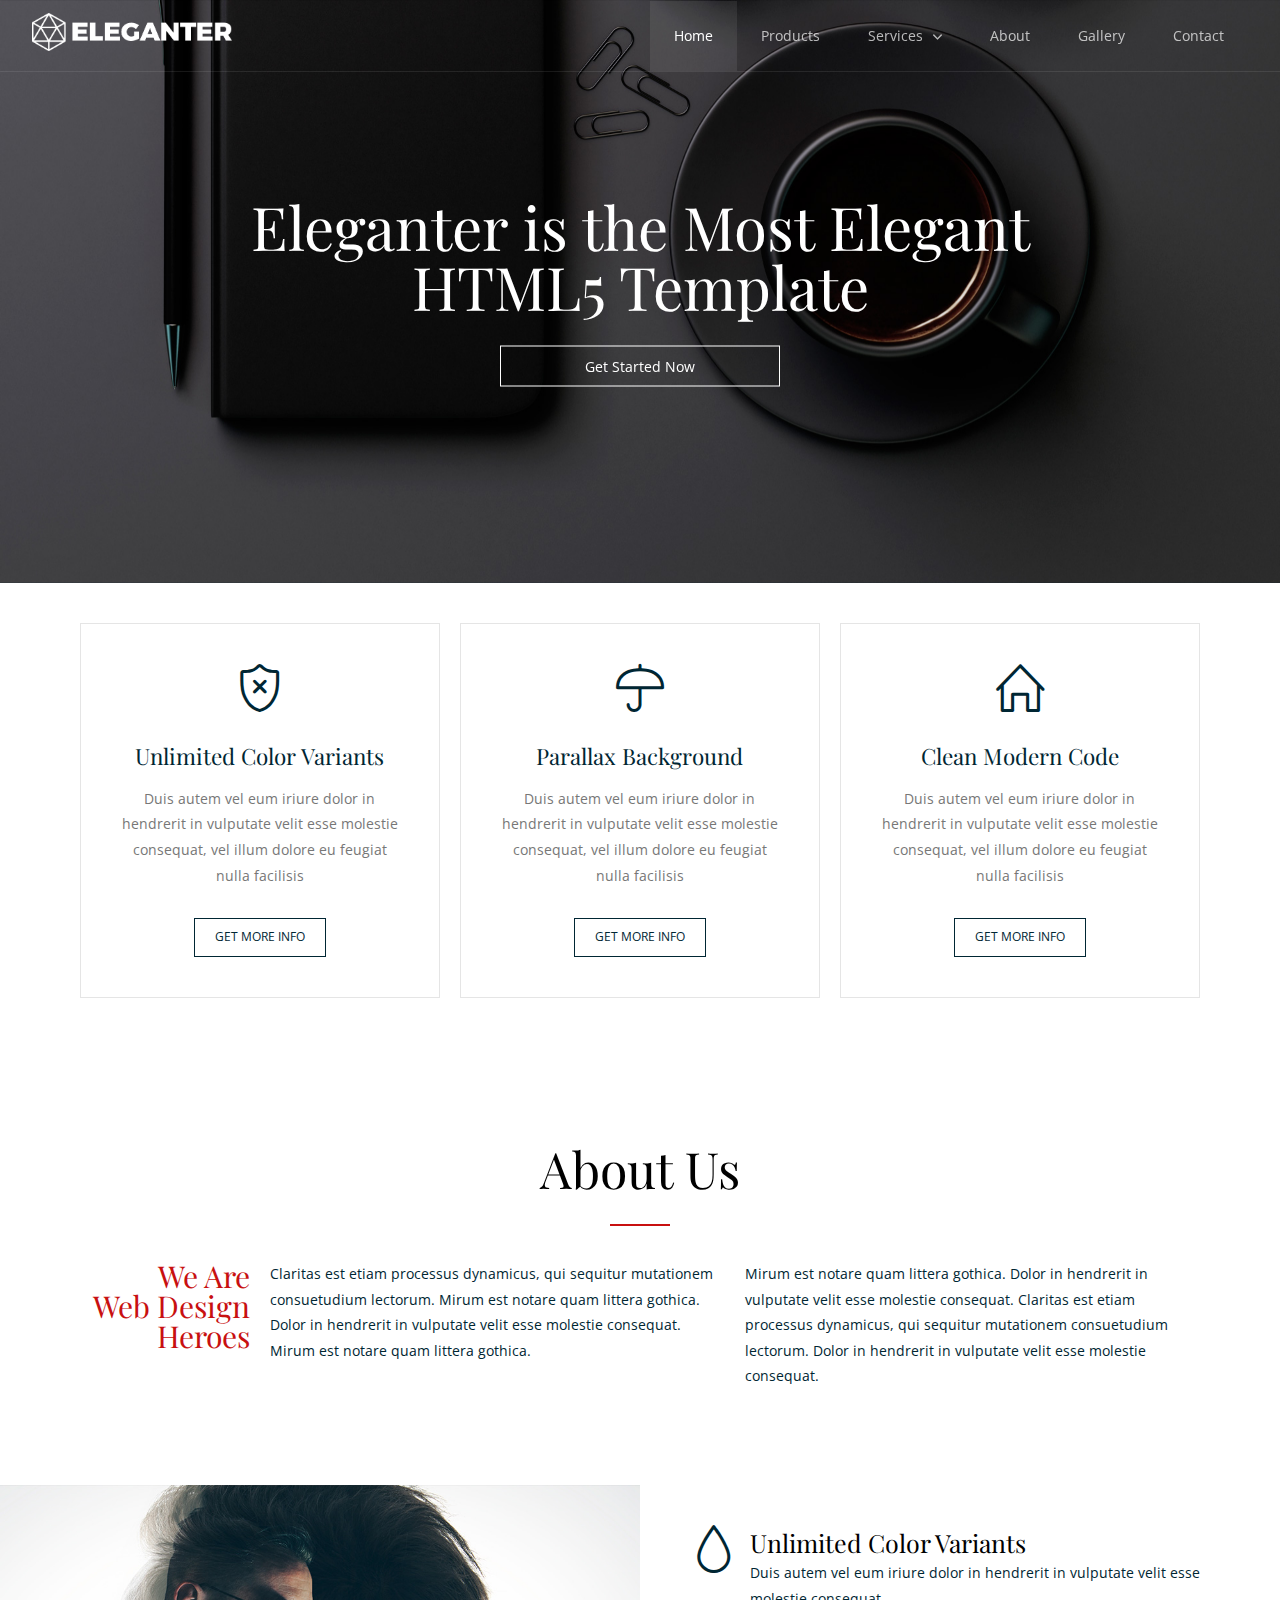
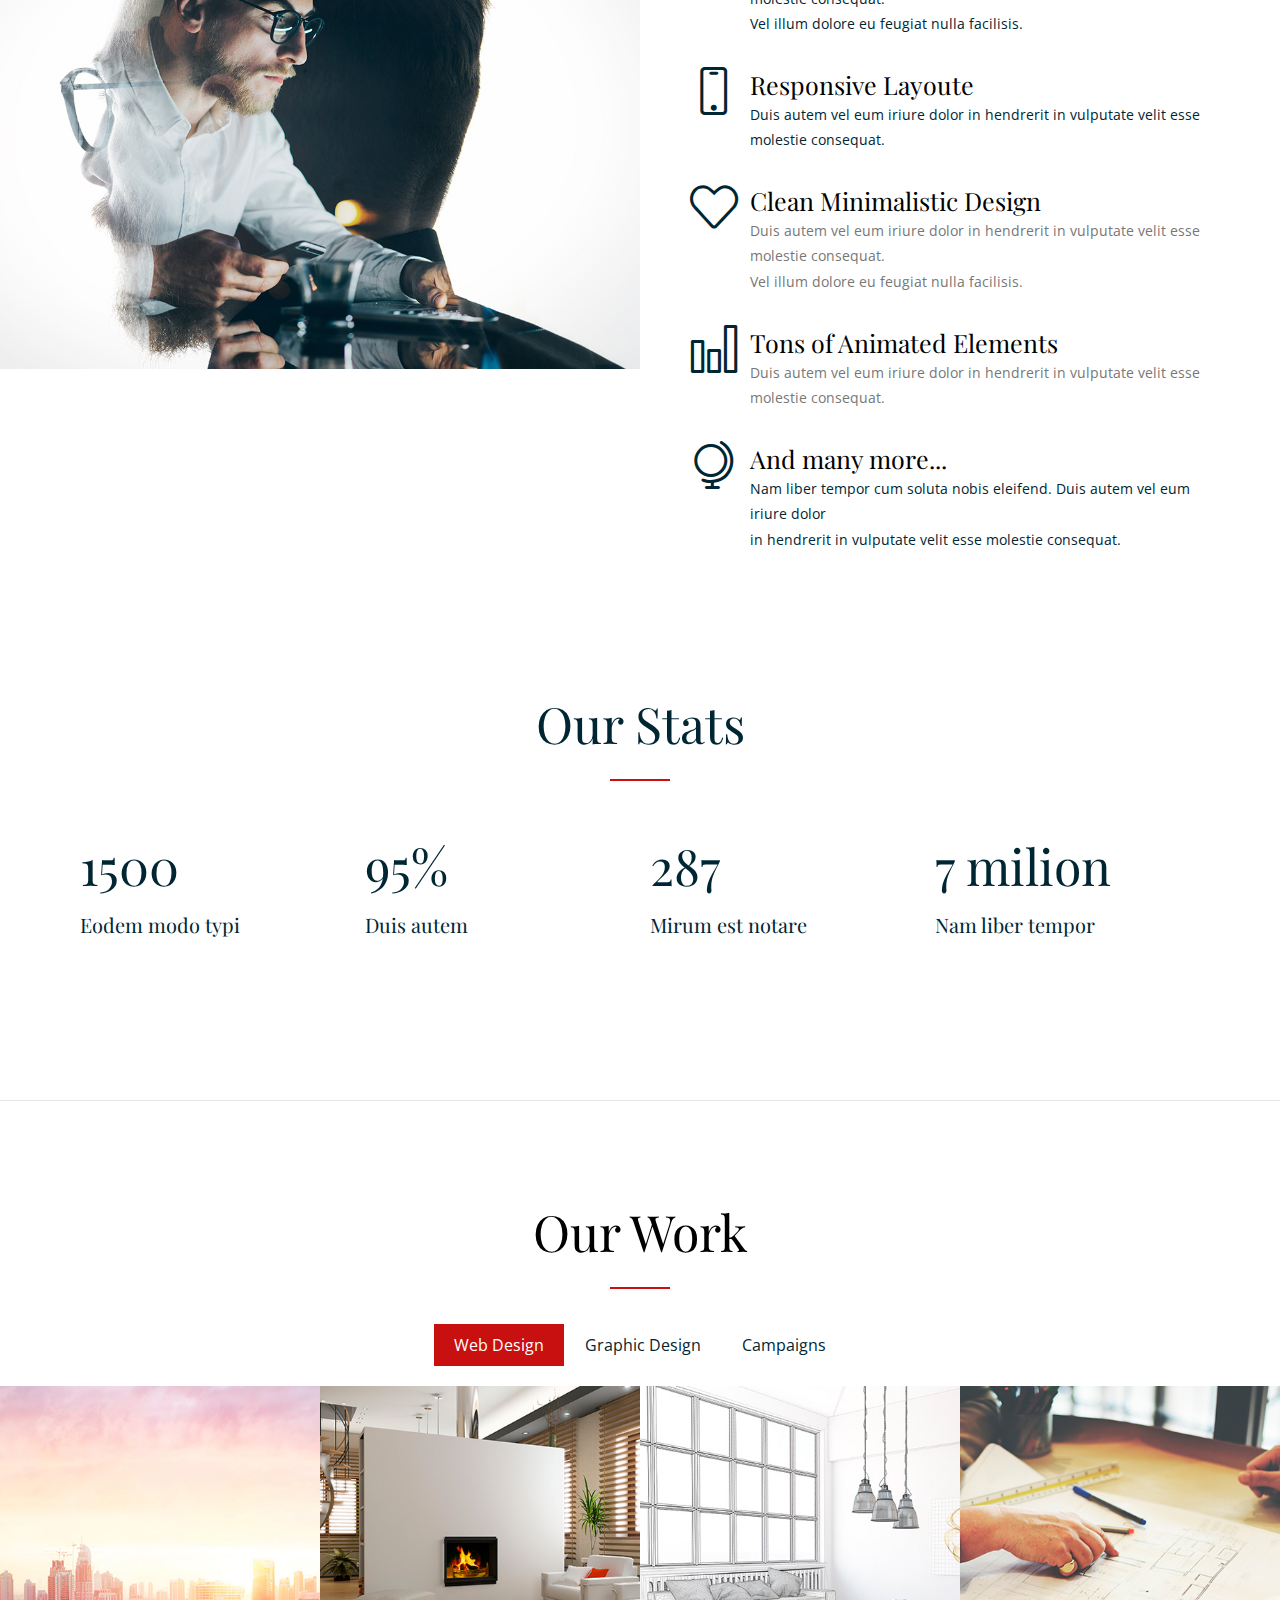
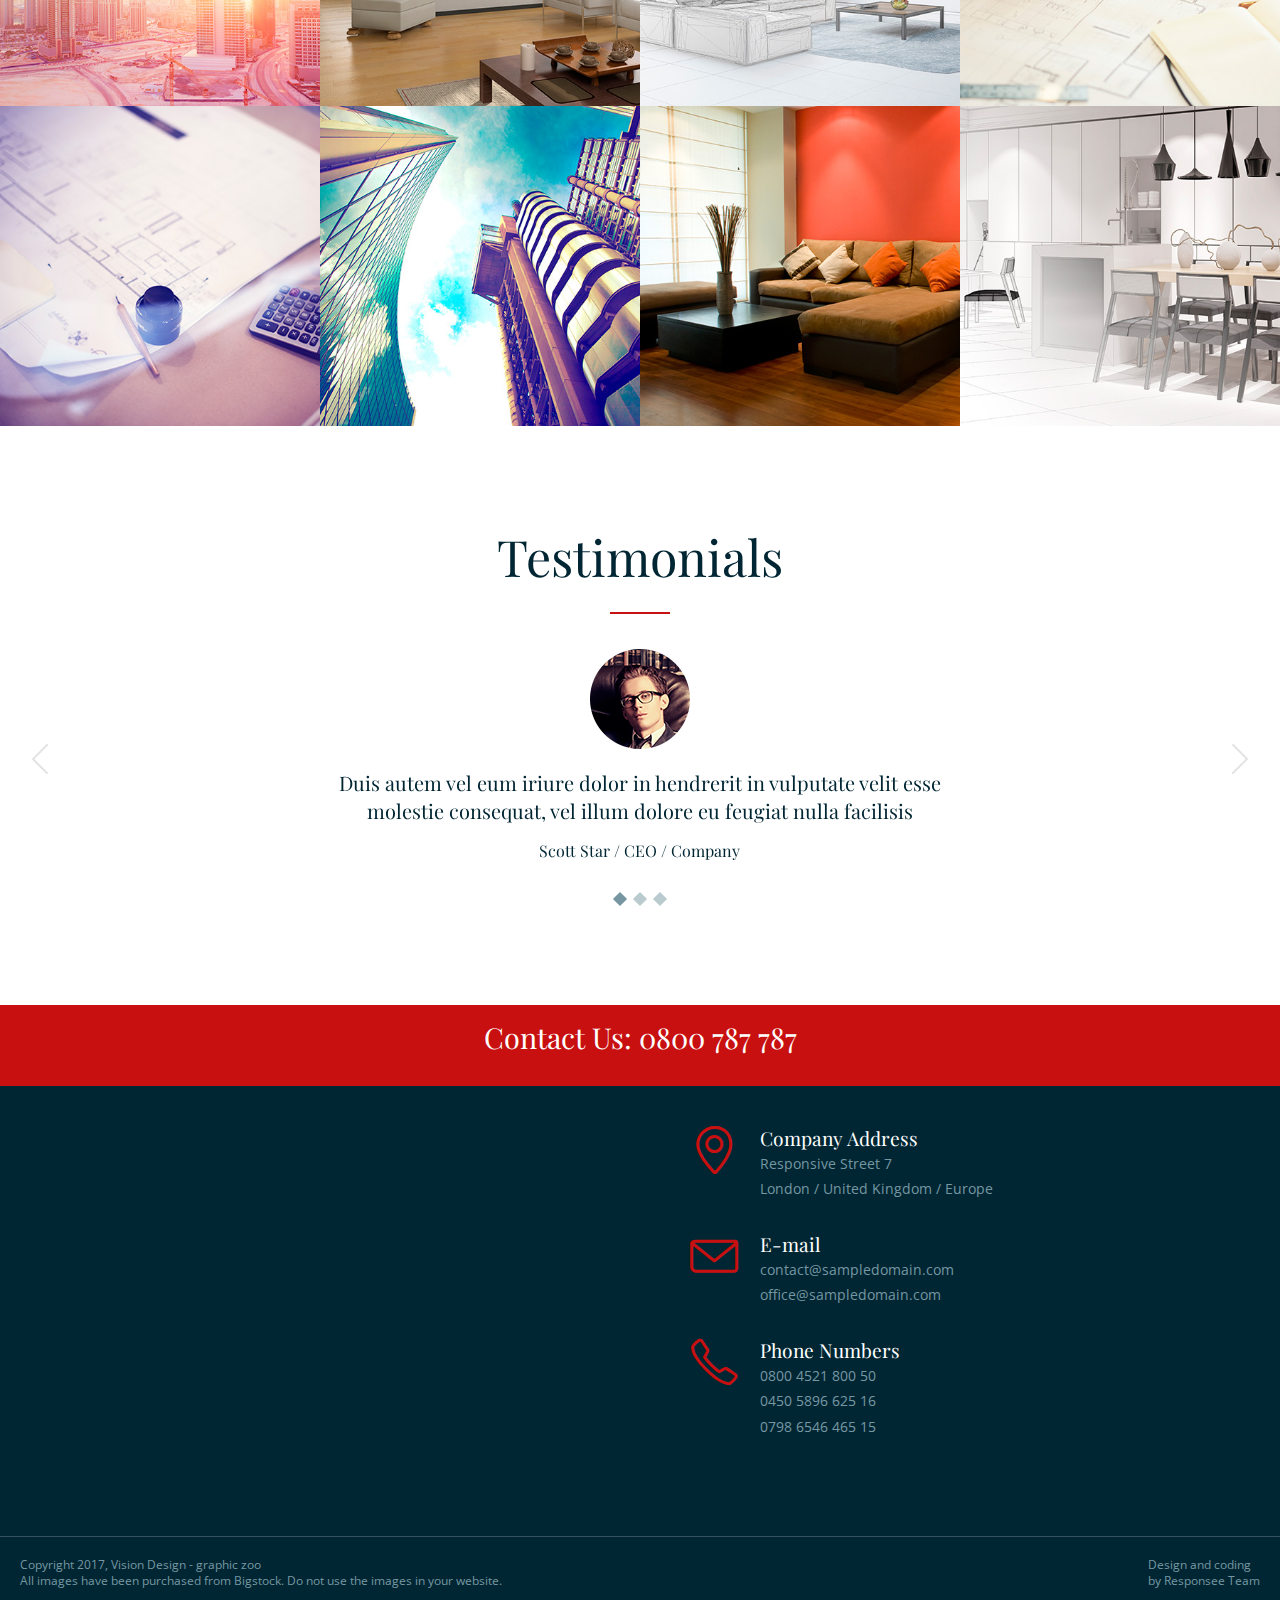
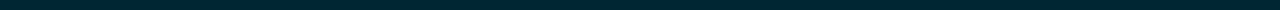
<file: eleganter-template/index.html>
<!DOCTYPE html>
<html lang="en-US">
  <head>
    <meta charset="UTF-8">
    <meta name="viewport" content="width=device-width, initial-scale=1.0" />
    <title>Eleganter - New Amazing HTML5 Template</title>
    <link rel="stylesheet" href="css/components.css">
    <link rel="stylesheet" href="css/icons.css">
    <link rel="stylesheet" href="css/responsee.css">
    <link rel="stylesheet" href="owl-carousel/owl.carousel.css">
    <link rel="stylesheet" href="owl-carousel/owl.theme.css">     
    <link rel="stylesheet" href="css/template-style.css">
    <link href='https://fonts.googleapis.com/css?family=Playfair+Display&subset=latin,latin-ext' rel='stylesheet' type='text/css'>
    <link href='https://fonts.googleapis.com/css?family=Open+Sans:400,300,700,800&subset=latin,latin-ext' rel='stylesheet' type='text/css'>
    <script type="text/javascript" src="js/jquery-1.8.3.min.js"></script>
    <script type="text/javascript" src="js/jquery-ui.min.js"></script>      
  </head>
  
  <body class="size-1140">
  	<!-- PREMIUM FEATURES BUTTON -->
  	
    <!-- HEADER -->
    <header role="banner" class="position-absolute">    
      <!-- Top Navigation -->
      <nav class="background-transparent background-transparent-hightlight full-width sticky">
        <div class="s-12 l-2">
          <a href="index.html" class="logo">
            <!-- Logo White Version -->
            <img class="logo-white" src="img/logo.png" alt="">
            <!-- Logo Dark Version -->
            <img class="logo-dark" src="img/logo-dark.png" alt="">
          </a>
        </div>
        <div class="top-nav s-12 l-10">
          <p class="nav-text"></p>
          <ul class="right chevron">
            <li><a href="index.html">Home</a></li>
            <li><a href="products.html">Products</a></li>
            <li><a>Services</a>
              <ul>
                <li><a>Service 1</a>
                  <ul>
                    <li><a>Service 1 A</a></li>
                    <li><a>Service 1 B</a></li>
                  </ul>
                </li>
                <li><a>Service 2</a></li>
              </ul>
            </li>
            <li><a href="about.html">About</a></li>
            <li><a href="gallery.html">Gallery</a></li>
            <li><a href="contact.html">Contact</a></li>
          </ul>
        </div>
      </nav>
    </header>
    
    <!-- MAIN -->
    <main role="main">    
      <!-- Main Header -->
      <header>
        <div class="carousel-default owl-carousel carousel-main carousel-nav-white background-dark text-center">
          <div class="item">
            <div class="s-12">
              <img src="img/header.jpg" alt="">
              <div class="carousel-content">
                <div class="content-center-vertical line">
                  <div class="margin-top-bottom-80">
                    <!-- Title -->
                    <h1 class="text-white margin-bottom-30 text-size-60 text-m-size-30 text-line-height-1">Eleganter is the Most Elegant<br> HTML5 Template</h1>
                    
                    <div class="line">
                      <div class="s-12 m-12 l-3 center">
                        <a class="button button-white-stroke s-12" href="/">Get Started Now</a>
                      </div>       
                    </div>  
                  </div>
                </div>
              </div>
            </div>
          </div>              
        </div>               
      </header>
      
      <!-- Section 1 -->
      <section class="section-small-padding background-white text-center"> 
        <div class="line">
          <div class="margin">
            <div class="s-12 m-12 l-4 margin-m-bottom">
              <div class="padding-2x block-bordered">
                <i class="icon-sli-shield icon3x text-dark center margin-bottom-30"></i>
                <h2 class="text-thin">Unlimited Color Variants</h2>
                <p class="margin-bottom-30">Duis autem vel eum iriure dolor in hendrerit in vulputate velit esse molestie consequat, vel illum dolore eu feugiat nulla facilisis</p>
                <a class="button button-dark-stroke text-size-12" href="/">GET MORE INFO</a>
              </div>
            </div>
            <div class="s-12 m-12 l-4 margin-m-bottom">
              <div class="padding-2x block-bordered">
                <i class="icon-sli-umbrella icon3x text-dark center margin-bottom-30"></i>
                <h2 class="text-thin">Parallax Background</h2>
                <p class="margin-bottom-30">Duis autem vel eum iriure dolor in hendrerit in vulputate velit esse molestie consequat, vel illum dolore eu feugiat nulla facilisis</p>
                <a class="button button-dark-stroke text-size-12" href="/">GET MORE INFO</a>
              </div>
            </div>
            <div class="s-12 m-12 l-4 margin-m-bottom">
              <div class="padding-2x block-bordered">
                <i class="icon-sli-home icon3x text-dark center margin-bottom-30"></i>
                <h2 class="text-thin">Clean Modern Code</h2>
                <p class="margin-bottom-30">Duis autem vel eum iriure dolor in hendrerit in vulputate velit esse molestie consequat, vel illum dolore eu feugiat nulla facilisis</p>
                <a class="button button-dark-stroke text-size-12" href="/">GET MORE INFO</a>
              </div>
            </div>
          </div>
        </div>
      </section>
      
      <!-- Section 1 -->
      <section class="section">
        <div class="line">
          <h2 class="text-size-50 text-center">About Us</h2>
          <hr class="break-small background-primary break-center">
        </div>
        <div class="line">
          <div class="margin">  
            <div class="s-12 m-12 l-2">
              <p class="h1 text-size-30 margin-m-bottom-30 text-primary text-line-height-1 text-right">We Are<br> Web Design Heroes</p>
            </div>
            <div class="s-12 m-12 l-5">
              <p class="text-size-14 margin-m-bottom-30 text-dark">Claritas est etiam processus dynamicus, qui sequitur mutationem consuetudium lectorum. Mirum est notare quam littera gothica. Dolor in hendrerit in vulputate velit esse molestie consequat. Mirum est notare quam littera gothica. </p>
            </div>
            <div class="s-12 m-12 l-5">
              <p class="text-size-14 text-dark">Mirum est notare quam littera gothica. Dolor in hendrerit in vulputate velit esse molestie consequat. Claritas est etiam processus dynamicus, qui sequitur mutationem consuetudium lectorum. Dolor in hendrerit in vulputate velit esse molestie consequat.</p>
            </div>
          </div>
        </div>    
      </section>
      
      <!-- Section 2 -->
      <section class="full-width">
        <div class="s-12 m-12 l-6">  
          <img src="img/img-12.jpg" alt="">
        </div>
        <div class="s-12 m-12 l-6">
          <div class="padding-2x">
            <div class="line">
              <div class="float-left">
                <i class="icon-sli-drop icon3x text-dark"></i>
              </div>
              <div class="margin-left-60 margin-bottom-30">
                <h3 class="text-size-25 margin-bottom-0">Unlimited Color Variants</h3>
                <p class="text-dark">Duis autem vel eum iriure dolor in hendrerit in vulputate velit esse molestie consequat.<br> Vel illum dolore eu feugiat nulla facilisis.</p>            
              </div>
            </div>
            
            <div class="line">
              <div class="float-left">
                <i class="icon-sli-screen-smartphone icon3x text-dark"></i>
              </div>
              <div class="margin-left-60 margin-bottom-30">
                <h3 class="text-size-25 margin-bottom-0">Responsive Layoute</h3>
                <p class="text-dark">Duis autem vel eum iriure dolor in hendrerit in vulputate velit esse molestie consequat.</p>            
              </div>
            </div>
            
            <div class="line">
              <div class="float-left">
                <i class="icon-sli-heart icon3x text-dark"></i>
              </div>
              <div class="margin-left-60 margin-bottom-30">
                <h3 class="text-size-25 margin-bottom-0">Clean Minimalistic Design</h3>
                <p>Duis autem vel eum iriure dolor in hendrerit in vulputate velit esse molestie consequat.<br> Vel illum dolore eu feugiat nulla facilisis.</p>            
              </div>
            </div>
            
            <div class="line">
              <div class="float-left">
                <i class="icon-sli-chart icon3x text-dark"></i>
              </div>
              <div class="margin-left-60 margin-bottom-30">
                <h3 class="text-size-25 margin-bottom-0">Tons of Animated Elements</h3>
                <p>Duis autem vel eum iriure dolor in hendrerit in vulputate velit esse molestie consequat.</p>            
              </div>
            </div>
            
            <div class="line">
              <div class="float-left">
                <i class="icon-sli-globe-alt icon3x text-dark"></i>
              </div>
              <div class="margin-left-60">
                <h3 class="text-size-25 margin-bottom-0">And many more...</h3>
                <p class="text-dark">Nam liber tempor cum soluta nobis eleifend. Duis autem vel eum iriure dolor<br> in hendrerit in vulputate velit esse molestie consequat.</p>            
              </div>
            </div> 
          </div>
        </div>
      </section>
      
      <!-- Section 3 -->
      <section class="section background-white" >  
        <div class="line">
          <h2 class="text-size-50 text-center">Our Stats</h2>
          <hr class="break-small background-primary break-center">
          <div class="margin margin-top-bottom-50">
            <div class="s-12 m-12 l-3">
              <div class="block">
                <div class="count-to">
                  <span class="timer h1 text-size-50">1500</span>
                  <p class="h1 text-size-20 margin-top-10 text-dark text-thin">Eodem modo typi</p> 
                </div>
              </div>
            </div>
            <div class="s-12 m-12 l-3">
              <div class="block">
                <div class="count-to">
                  <span class="timer h1 text-size-50">95%</span>
                  <p class="h1 text-size-20 margin-top-10 text-dark text-thin">Duis autem</p> 
                </div>
              </div>
            </div>
            <div class="s-12 m-12 l-3">
              <div class="block">
                <div class="count-to">
                  <span class="timer h1 text-size-50">287</span>
                  <p class="h1 text-size-20 margin-top-10 text-dark text-thin">Mirum est notare</p> 
                </div>
              </div>
            </div>
            <div class="s-12 m-12 l-3">
              <div class="block">
                <div class="count-to">
                  <span class="timer h1 text-size-50">7 milion</span>
                  <p class="h1 text-size-20 margin-top-10 text-dark text-thin">Nam liber tempor</p> 
                </div>
              </div>
            </div> 
          </div>
        </div>
      </section>
            
      <hr class="break margin-top-bottom-0">
      
      <!-- Section 4 -->
      <section class="section-top-padding full-width">
        <h2 class="text-size-50 text-center">Our Work</h2>
        <hr class="break-small background-primary break-center"> 
        <div class="tabs background-primary-hightlight">
            <div class="tab-item tab-active">
              <a class="tab-label active-btn">Web Design</a>
              <div class="tab-content lightbox-gallery">
                <div class="s-12 m-6 l-3">
                  <a class="image-with-hover-overlay image-hover-zoom" href="img/portfolio/portfolio-02.jpg">
                    <div class="image-hover-overlay background-primary"> 
                      <div class="image-hover-overlay-content text-center padding-2x">
                        <h2 class="text-thin">Lorem Ipsum Dolor</h2> 
                        <p>Duis autem vel eum iriure dolor in hendrerit in vulputate velit esse molestie consequat, vel illum dolore eu feugiat nulla facilisis. Autem vel eum iriure dolor in hendrerit in vulputate velit esse molestie consequat, vel illum dolore eu feugiat nulla facilisis.</p> 
                      </div> 
                    </div> 
                    <img src="img/portfolio/thumb-02.jpg" alt="" title="Portfolio Image 1" />
                  </a>	
                </div>
                <div class="s-12 m-6 l-3">
                  <a class="image-with-hover-overlay image-hover-zoom" href="img/portfolio/video.mp4">
                    <div class="image-hover-overlay background-primary"> 
                      <div class="image-hover-overlay-content text-center padding-2x">
                        <h2 class="text-thin">Lorem Ipsum Dolor</h2> 
                        <p>Duis autem vel eum iriure dolor in hendrerit in vulputate velit esse molestie consequat, vel illum dolore eu feugiat nulla facilisis. Autem vel eum iriure dolor in hendrerit in vulputate velit esse molestie consequat, vel illum dolore eu feugiat nulla facilisis.</p> 
                      </div> 
                    </div> 
                    <img src="img/portfolio/thumb-09.jpg" alt="" title="Portfolio Image 2" />
                  </a>	
                </div>
                <div class="s-12 m-6 l-3">
                  <a class="image-with-hover-overlay image-hover-zoom" href="img/portfolio/portfolio-08.jpg">
                    <div class="image-hover-overlay background-primary"> 
                      <div class="image-hover-overlay-content text-center padding-2x">
                        <h2 class="text-thin">Lorem Ipsum Dolor</h2> 
                        <p>Duis autem vel eum iriure dolor in hendrerit in vulputate velit esse molestie consequat, vel illum dolore eu feugiat nulla facilisis. Autem vel eum iriure dolor in hendrerit in vulputate velit esse molestie consequat, vel illum dolore eu feugiat nulla facilisis.</p> 
                      </div> 
                    </div> 
                    <img src="img/portfolio/thumb-08.jpg" alt="" title="Portfolio Image 3" />
                  </a>	
                </div>
                <div class="s-12 m-6 l-3">
                  <a class="image-with-hover-overlay image-hover-zoom" href="img/portfolio/portfolio-05.jpg">
                    <div class="image-hover-overlay background-primary"> 
                      <div class="image-hover-overlay-content text-center padding-2x">
                        <h2 class="text-thin">Lorem Ipsum Dolor</h2> 
                        <p>Duis autem vel eum iriure dolor in hendrerit in vulputate velit esse molestie consequat, vel illum dolore eu feugiat nulla facilisis. Autem vel eum iriure dolor in hendrerit in vulputate velit esse molestie consequat, vel illum dolore eu feugiat nulla facilisis.</p> 
                      </div> 
                    </div> 
                    <img src="img/portfolio/thumb-05.jpg" alt="" title="Portfolio Image 4" />
                  </a>	
                </div>
                <div class="s-12 m-6 l-3">
                  <a class="image-with-hover-overlay image-hover-zoom" href="img/portfolio/video.mp4">
                    <div class="image-hover-overlay background-primary"> 
                      <div class="image-hover-overlay-content text-center padding-2x">
                        <h2 class="text-thin">Lorem Ipsum Dolor</h2> 
                        <p>Duis autem vel eum iriure dolor in hendrerit in vulputate velit esse molestie consequat, vel illum dolore eu feugiat nulla facilisis. Autem vel eum iriure dolor in hendrerit in vulputate velit esse molestie consequat, vel illum dolore eu feugiat nulla facilisis.</p> 
                      </div> 
                    </div> 
                    <img src="img/portfolio/thumb-06.jpg" alt="" title="Portfolio Image 5" />
                  </a>	
                </div>
                <div class="s-12 m-6 l-3">
                  <a class="image-with-hover-overlay image-hover-zoom" href="img/portfolio/portfolio-11.jpg">
                    <div class="image-hover-overlay background-primary"> 
                      <div class="image-hover-overlay-content text-center padding-2x">
                        <h2 class="text-thin">Lorem Ipsum Dolor</h2> 
                        <p>Duis autem vel eum iriure dolor in hendrerit in vulputate velit esse molestie consequat, vel illum dolore eu feugiat nulla facilisis. Autem vel eum iriure dolor in hendrerit in vulputate velit esse molestie consequat, vel illum dolore eu feugiat nulla facilisis.</p> 
                      </div> 
                    </div> 
                    <img src="img/portfolio/thumb-11.jpg" alt="" title="Portfolio Image 6" />
                  </a>	
                </div>
                <div class="s-12 m-6 l-3">
                  <a class="image-with-hover-overlay image-hover-zoom" href="img/portfolio/portfolio-12.jpg">
                    <div class="image-hover-overlay background-primary"> 
                      <div class="image-hover-overlay-content text-center padding-2x">
                        <h2 class="text-thin">Lorem Ipsum Dolor</h2> 
                        <p>Duis autem vel eum iriure dolor in hendrerit in vulputate velit esse molestie consequat, vel illum dolore eu feugiat nulla facilisis. Autem vel eum iriure dolor in hendrerit in vulputate velit esse molestie consequat, vel illum dolore eu feugiat nulla facilisis.</p> 
                      </div> 
                    </div> 
                    <img src="img/portfolio/thumb-12.jpg" alt="" title="Portfolio Image 7" />
                  </a>	
                </div>
                <div class="s-12 m-6 l-3">
                  <a class="image-with-hover-overlay image-hover-zoom" href="img/portfolio/portfolio-07.jpg">
                    <div class="image-hover-overlay background-primary"> 
                      <div class="image-hover-overlay-content text-center padding-2x">
                        <h2 class="text-thin">Lorem Ipsum Dolor</h2> 
                        <p>Duis autem vel eum iriure dolor in hendrerit in vulputate velit esse molestie consequat, vel illum dolore eu feugiat nulla facilisis. Autem vel eum iriure dolor in hendrerit in vulputate velit esse molestie consequat, vel illum dolore eu feugiat nulla facilisis.</p> 
                      </div> 
                    </div> 
                    <img src="img/portfolio/thumb-07.jpg" alt="" title="Portfolio Image 8" />
                  </a>	
                </div>
              </div>  
            </div>
            <div class="tab-item">
              <a class="tab-label">Graphic Design</a>
              <div class="tab-content lightbox-gallery">
                <div class="s-12 m-6 l-3">
                  <a class="image-with-hover-overlay image-hover-zoom" href="img/portfolio/video.mp4">
                    <div class="image-hover-overlay background-primary"> 
                      <div class="image-hover-overlay-content text-center padding-2x">
                        <h2 class="text-thin">Lorem Ipsum Dolor</h2> 
                        <p>Duis autem vel eum iriure dolor in hendrerit in vulputate velit esse molestie consequat, vel illum dolore eu feugiat nulla facilisis. Autem vel eum iriure dolor in hendrerit in vulputate velit esse molestie consequat, vel illum dolore eu feugiat nulla facilisis.</p> 
                      </div> 
                    </div> 
                    <img src="img/portfolio/thumb-04.jpg" alt="" title="Portfolio Image 1" />
                  </a>	
                </div>
                <div class="s-12 m-6 l-3">
                  <a class="image-with-hover-overlay image-hover-zoom" href="img/portfolio/portfolio-06.jpg">
                    <div class="image-hover-overlay background-primary"> 
                      <div class="image-hover-overlay-content text-center padding-2x">
                        <h2 class="text-thin">Lorem Ipsum Dolor</h2> 
                        <p>Duis autem vel eum iriure dolor in hendrerit in vulputate velit esse molestie consequat, vel illum dolore eu feugiat nulla facilisis. Autem vel eum iriure dolor in hendrerit in vulputate velit esse molestie consequat, vel illum dolore eu feugiat nulla facilisis.</p> 
                      </div> 
                    </div> 
                    <img src="img/portfolio/thumb-06.jpg" alt="" title="Portfolio Image 2" />
                  </a>	
                </div>
                <div class="s-12 m-6 l-3">
                  <a class="image-with-hover-overlay image-hover-zoom" href="img/portfolio/portfolio-13.jpg">
                    <div class="image-hover-overlay background-primary"> 
                      <div class="image-hover-overlay-content text-center padding-2x">
                        <h2 class="text-thin">Lorem Ipsum Dolor</h2> 
                        <p>Duis autem vel eum iriure dolor in hendrerit in vulputate velit esse molestie consequat, vel illum dolore eu feugiat nulla facilisis. Autem vel eum iriure dolor in hendrerit in vulputate velit esse molestie consequat, vel illum dolore eu feugiat nulla facilisis.</p> 
                      </div> 
                    </div> 
                    <img src="img/portfolio/thumb-13.jpg" alt="" title="Portfolio Image 3" />
                  </a>	
                </div>
                <div class="s-12 m-6 l-3">
                  <a class="image-with-hover-overlay image-hover-zoom" href="img/portfolio/portfolio-05.jpg">
                    <div class="image-hover-overlay background-primary"> 
                      <div class="image-hover-overlay-content text-center padding-2x">
                        <h2 class="text-thin">Lorem Ipsum Dolor</h2> 
                        <p>Duis autem vel eum iriure dolor in hendrerit in vulputate velit esse molestie consequat, vel illum dolore eu feugiat nulla facilisis. Autem vel eum iriure dolor in hendrerit in vulputate velit esse molestie consequat, vel illum dolore eu feugiat nulla facilisis.</p> 
                      </div> 
                    </div> 
                    <img src="img/portfolio/thumb-05.jpg" alt="" title="Portfolio Image 4" />
                  </a>	
                </div>
                <div class="s-12 m-6 l-3">
                  <a class="image-with-hover-overlay image-hover-zoom" href="img/portfolio/video.mp4">
                    <div class="image-hover-overlay background-primary"> 
                      <div class="image-hover-overlay-content text-center padding-2x">
                        <h2 class="text-thin">Lorem Ipsum Dolor</h2> 
                        <p>Duis autem vel eum iriure dolor in hendrerit in vulputate velit esse molestie consequat, vel illum dolore eu feugiat nulla facilisis. Autem vel eum iriure dolor in hendrerit in vulputate velit esse molestie consequat, vel illum dolore eu feugiat nulla facilisis.</p> 
                      </div> 
                    </div> 
                    <img src="img/portfolio/thumb-12.jpg" alt="" title="Portfolio Image 5" />
                  </a>	
                </div>
                <div class="s-12 m-6 l-3">
                  <a class="image-with-hover-overlay image-hover-zoom" href="img/portfolio/portfolio-14.jpg">
                    <div class="image-hover-overlay background-primary"> 
                      <div class="image-hover-overlay-content text-center padding-2x">
                        <h2 class="text-thin">Lorem Ipsum Dolor</h2> 
                        <p>Duis autem vel eum iriure dolor in hendrerit in vulputate velit esse molestie consequat, vel illum dolore eu feugiat nulla facilisis. Autem vel eum iriure dolor in hendrerit in vulputate velit esse molestie consequat, vel illum dolore eu feugiat nulla facilisis.</p> 
                      </div> 
                    </div> 
                    <img src="img/portfolio/thumb-14.jpg" alt="" title="Portfolio Image 6" />
                  </a>	
                </div>
                <div class="s-12 m-6 l-3">
                  <a class="image-with-hover-overlay image-hover-zoom" href="img/portfolio/portfolio-07.jpg">
                    <div class="image-hover-overlay background-primary"> 
                      <div class="image-hover-overlay-content text-center padding-2x">
                        <h2 class="text-thin">Lorem Ipsum Dolor</h2> 
                        <p>Duis autem vel eum iriure dolor in hendrerit in vulputate velit esse molestie consequat, vel illum dolore eu feugiat nulla facilisis. Autem vel eum iriure dolor in hendrerit in vulputate velit esse molestie consequat, vel illum dolore eu feugiat nulla facilisis.</p> 
                      </div> 
                    </div> 
                    <img src="img/portfolio/thumb-07.jpg" alt="" title="Portfolio Image 7" />
                  </a>	
                </div>
                <div class="s-12 m-6 l-3">
                  <a class="image-with-hover-overlay image-hover-zoom" href="img/portfolio/video.mp4">
                    <div class="image-hover-overlay background-primary"> 
                      <div class="image-hover-overlay-content text-center padding-2x">
                        <h2 class="text-thin">Lorem Ipsum Dolor</h2> 
                        <p>Duis autem vel eum iriure dolor in hendrerit in vulputate velit esse molestie consequat, vel illum dolore eu feugiat nulla facilisis. Autem vel eum iriure dolor in hendrerit in vulputate velit esse molestie consequat, vel illum dolore eu feugiat nulla facilisis.</p> 
                      </div> 
                    </div> 
                    <img src="img/portfolio/thumb-10.jpg" alt="" title="Portfolio Image 8" />
                  </a>	
                </div>
              </div>  
            </div>
            <div class="tab-item">
              <a class="tab-label">Campaigns</a>
              <div class="tab-content lightbox-gallery">
                <div class="s-12 m-6 l-3">
                  <a class="image-with-hover-overlay image-hover-zoom" href="img/portfolio/portfolio-03.jpg">
                    <div class="image-hover-overlay background-primary"> 
                      <div class="image-hover-overlay-content text-center padding-2x">
                        <h2 class="text-thin">Lorem Ipsum Dolor</h2> 
                        <p>Duis autem vel eum iriure dolor in hendrerit in vulputate velit esse molestie consequat, vel illum dolore eu feugiat nulla facilisis. Autem vel eum iriure dolor in hendrerit in vulputate velit esse molestie consequat, vel illum dolore eu feugiat nulla facilisis.</p> 
                      </div> 
                    </div> 
                    <img src="img/portfolio/thumb-03.jpg" alt="" title="Portfolio Image 9" />
                  </a>	
                </div>
                <div class="s-12 m-6 l-3">
                  <a class="image-with-hover-overlay image-hover-zoom" href="img/portfolio/portfolio-01.jpg">
                    <div class="image-hover-overlay background-primary"> 
                      <div class="image-hover-overlay-content text-center padding-2x">
                        <h2 class="text-thin">Lorem Ipsum Dolor</h2> 
                        <p>Duis autem vel eum iriure dolor in hendrerit in vulputate velit esse molestie consequat, vel illum dolore eu feugiat nulla facilisis. Autem vel eum iriure dolor in hendrerit in vulputate velit esse molestie consequat, vel illum dolore eu feugiat nulla facilisis.</p> 
                      </div> 
                    </div> 
                    <img src="img/portfolio/thumb-01.jpg" alt="" title="Portfolio Image 10" />
                  </a>	
                </div>
                <div class="s-12 m-6 l-3">
                  <a class="image-with-hover-overlay image-hover-zoom" href="img/portfolio/video.mp4">
                    <div class="image-hover-overlay background-primary"> 
                      <div class="image-hover-overlay-content text-center padding-2x">
                        <h2 class="text-thin">Lorem Ipsum Dolor</h2> 
                        <p>Duis autem vel eum iriure dolor in hendrerit in vulputate velit esse molestie consequat, vel illum dolore eu feugiat nulla facilisis. Autem vel eum iriure dolor in hendrerit in vulputate velit esse molestie consequat, vel illum dolore eu feugiat nulla facilisis.</p> 
                      </div> 
                    </div> 
                    <img src="img/portfolio/thumb-09.jpg" alt="" title="Portfolio Image 11" />
                  </a>	
                </div>
                <div class="s-12 m-6 l-3">
                  <a class="image-with-hover-overlay image-hover-zoom" href="img/portfolio/portfolio-14.jpg">
                    <div class="image-hover-overlay background-primary"> 
                      <div class="image-hover-overlay-content text-center padding-2x">
                        <h2 class="text-thin">Lorem Ipsum Dolor</h2> 
                        <p>Duis autem vel eum iriure dolor in hendrerit in vulputate velit esse molestie consequat, vel illum dolore eu feugiat nulla facilisis. Autem vel eum iriure dolor in hendrerit in vulputate velit esse molestie consequat, vel illum dolore eu feugiat nulla facilisis.</p> 
                      </div> 
                    </div> 
                    <img src="img/portfolio/thumb-14.jpg" alt="" title="Portfolio Image 12" />
                  </a>	
                </div>
                <div class="s-12 m-6 l-3">
                  <a class="image-with-hover-overlay image-hover-zoom" href="img/portfolio/portfolio-07.jpg">
                    <div class="image-hover-overlay background-primary"> 
                      <div class="image-hover-overlay-content text-center padding-2x">
                        <h2 class="text-thin">Lorem Ipsum Dolor</h2> 
                        <p>Duis autem vel eum iriure dolor in hendrerit in vulputate velit esse molestie consequat, vel illum dolore eu feugiat nulla facilisis. Autem vel eum iriure dolor in hendrerit in vulputate velit esse molestie consequat, vel illum dolore eu feugiat nulla facilisis.</p> 
                      </div> 
                    </div> 
                    <img src="img/portfolio/thumb-07.jpg" alt="" title="Portfolio Image 13" />
                  </a>	
                </div>
                <div class="s-12 m-6 l-3">
                  <a class="image-with-hover-overlay image-hover-zoom" href="img/portfolio/portfolio-13.jpg">
                    <div class="image-hover-overlay background-primary"> 
                      <div class="image-hover-overlay-content text-center padding-2x">
                        <h2 class="text-thin">Lorem Ipsum Dolor</h2> 
                        <p>Duis autem vel eum iriure dolor in hendrerit in vulputate velit esse molestie consequat, vel illum dolore eu feugiat nulla facilisis. Autem vel eum iriure dolor in hendrerit in vulputate velit esse molestie consequat, vel illum dolore eu feugiat nulla facilisis.</p> 
                      </div> 
                    </div> 
                    <img src="img/portfolio/thumb-13.jpg" alt="" title="Portfolio Image 14" />
                  </a>	
                </div>
                <div class="s-12 m-6 l-3">
                  <a class="image-with-hover-overlay image-hover-zoom" href="img/portfolio/video.mp4">
                    <div class="image-hover-overlay background-primary"> 
                      <div class="image-hover-overlay-content text-center padding-2x">
                        <h2 class="text-thin">Lorem Ipsum Dolor</h2> 
                        <p>Duis autem vel eum iriure dolor in hendrerit in vulputate velit esse molestie consequat, vel illum dolore eu feugiat nulla facilisis. Autem vel eum iriure dolor in hendrerit in vulputate velit esse molestie consequat, vel illum dolore eu feugiat nulla facilisis.</p> 
                      </div> 
                    </div> 
                    <img src="img/portfolio/thumb-11.jpg" alt="" title="Portfolio Image 15" />
                  </a>	
                </div>
                <div class="s-12 m-6 l-3">
                  <a class="image-with-hover-overlay image-hover-zoom" href="img/portfolio/portfolio-04.jpg">
                    <div class="image-hover-overlay background-primary"> 
                      <div class="image-hover-overlay-content text-center padding-2x">
                        <h2 class="text-thin">Lorem Ipsum Dolor</h2> 
                        <p>Duis autem vel eum iriure dolor in hendrerit in vulputate velit esse molestie consequat, vel illum dolore eu feugiat nulla facilisis. Autem vel eum iriure dolor in hendrerit in vulputate velit esse molestie consequat, vel illum dolore eu feugiat nulla facilisis.</p> 
                      </div> 
                    </div> 
                    <img src="img/portfolio/thumb-04.jpg" alt="" title="Portfolio Image 16" />
                  </a>	
                </div>
              </div>  
            </div>
         </div>
      </section>
      
      <!-- Section 5 -->    
      <section class="section background-white text-center">
        <div class="line">
          <h2 class="text-size-50 text-center">Testimonials</h2>
          <hr class="break-small background-primary break-center">
          <div class="carousel-default owl-carousel carousel-wide-arrows">
            <div class="item">
              <div class="s-12 m-12 l-7 center text-center">
                <img class="image-testimonial-small" src="img/testimonials-04.png" alt="">
                <p class="h1 margin-bottom text-size-20">Duis autem vel eum iriure dolor in hendrerit in vulputate velit esse molestie consequat, vel illum dolore eu feugiat nulla facilisis</p>
                <p class="h1 text-size-16">Scott Star / CEO / Company</p>
              </div>
            </div>
            <div class="item"> 
              <div class="s-12 m-12 l-7 center text-center">
                <img class="image-testimonial-small" src="img/testimonials-05.png" alt="">
                <p class="h1 margin-bottom text-size-20">Duis autem vel eum iriure dolor in hendrerit in vulputate velit esse molestie consequat, vel illum dolore eu feugiat nulla facilisis</p>
                <p class="h1 text-size-16">Mark Stoner / Web Developer / Company</h5>
              </div>
            </div>
            <div class="item">
              <div class="s-12 m-12 l-7 center text-center">
                <img class="image-testimonial-small" src="img/testimonials-06.png" alt="">
                <p class="h1 margin-bottom text-size-20">Duis autem vel eum iriure dolor in hendrerit in vulputate velit esse molestie consequat, vel illum dolore eu feugiat nulla facilisis</p>
                <p class="h1 text-size-16">Jane Naismith / Web Designer / Company</p>
              </div>
            </div>
          </div>
        </div>
      </section>
    </main>
    
    <!-- FOOTER -->
    <footer>
      <!-- Contact Us -->
      <div class="background-primary padding text-center">
        <p class="h1">Contact Us: 0800 787 787</p>                                                                        
      </div>
      
      <!-- Main Footer -->
      <section class="background-dark full-width">
        <!-- Map -->
        <div class="s-12 m-12 l-6 margin-m-bottom-2x">
          <div class="s-12 grayscale center">  	  
            <iframe src="https://www.google.com/maps/embed?pb=!1m14!1m12!1m3!1d1459734.5702753505!2d16.91089086619977!3d48.577103681657675!2m3!1f0!2f0!3f0!3m2!1i1024!2i768!4f13.1!5e0!3m2!1ssk!2ssk!4v1457640551761" width="100%" height="450" frameborder="0" style="border:0"></iframe>
          </div>
        </div>
        
        <!-- Collumn 2 -->
        <div class="s-12 m-12 l-6 margin-m-bottom-2x">
          <div class="padding-2x">
            <div class="line">              
              <div class="float-left">
                  <i class="icon-sli-location-pin text-primary icon3x"></i>
                </div>
                <div class="margin-left-70 margin-bottom-30">
                  <h3 class="margin-bottom-0">Company Address</h3>
                  <p>Responsive Street 7<br>
                     London / United Kingdom / Europe
                  </p>               
                </div>
                <div class="float-left">
                  <i class="icon-sli-envelope text-primary icon3x"></i>
                </div>
                <div class="margin-left-70 margin-bottom-30">
                  <h3 class="margin-bottom-0">E-mail</h3>
                  <p>contact@sampledomain.com<br>
                     office@sampledomain.com
                  </p>              
                </div>
                <div class="float-left">
                  <i class="icon-sli-phone text-primary icon3x"></i>
                </div>
                <div class="margin-left-70">
                  <h3 class="margin-bottom-0">Phone Numbers</h3>
                  <p>0800 4521 800 50<br>
                     0450 5896 625 16<br>
                     0798 6546 465 15
                  </p>             
                </div>
            </div>
          </div>
        </div>  
      </section>
      <hr class="break margin-top-bottom-0" style="border-color: rgba(0, 38, 51, 0.80);">
      
      <!-- Bottom Footer -->
      <section class="padding background-dark full-width">
        <div class="s-12 l-6">
          <p class="text-size-12">Copyright 2017, Vision Design - graphic zoo</p>
          <p class="text-size-12">All images have been purchased from Bigstock. Do not use the images in your website.</p>
        </div>
        <div class="s-12 l-6">
          <a class="right text-size-12" href="http://www.myresponsee.com" title="Responsee - lightweight responsive framework">Design and coding<br> by Responsee Team</a>
        </div>
      </section>
    </footer>
    <script type="text/javascript" src="js/responsee.js"></script>
    <script type="text/javascript" src="owl-carousel/owl.carousel.js"></script>
    <script type="text/javascript" src="js/template-scripts.js"></script>
  </body>
</html>
</file>
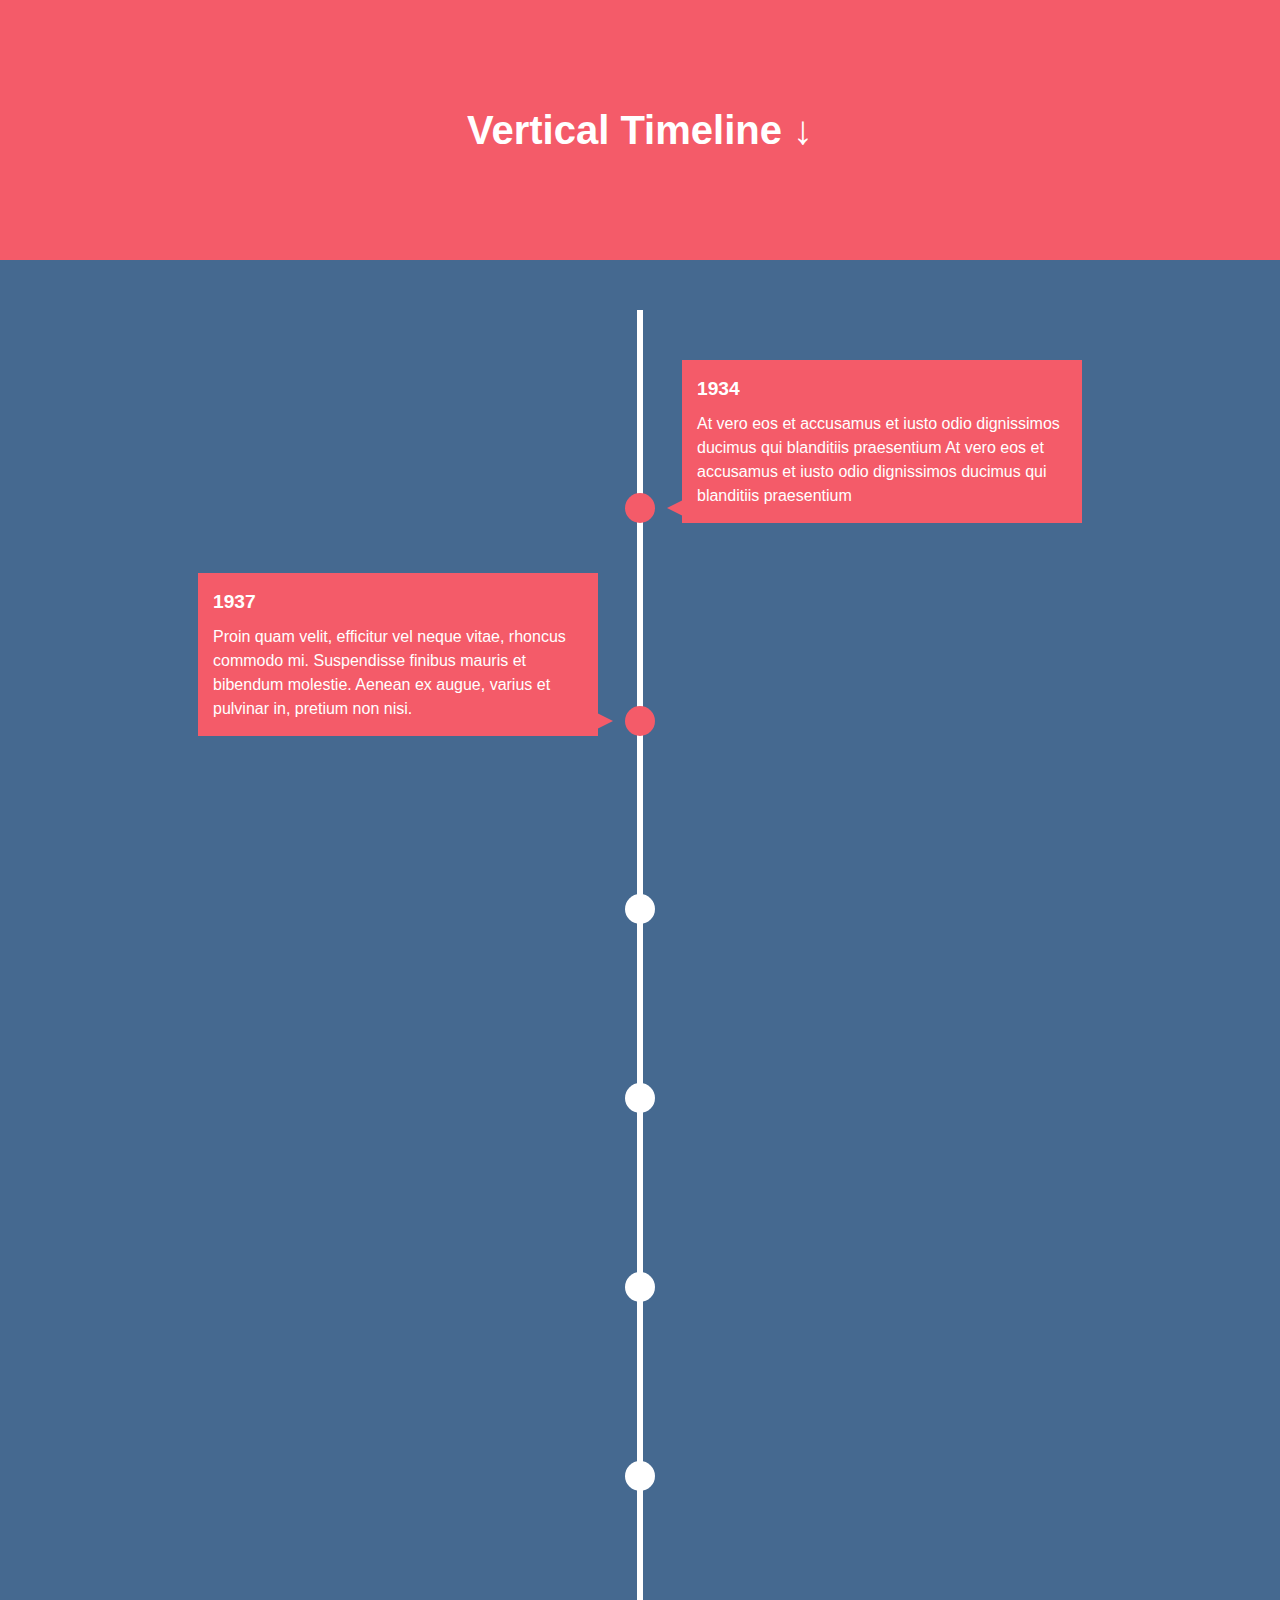
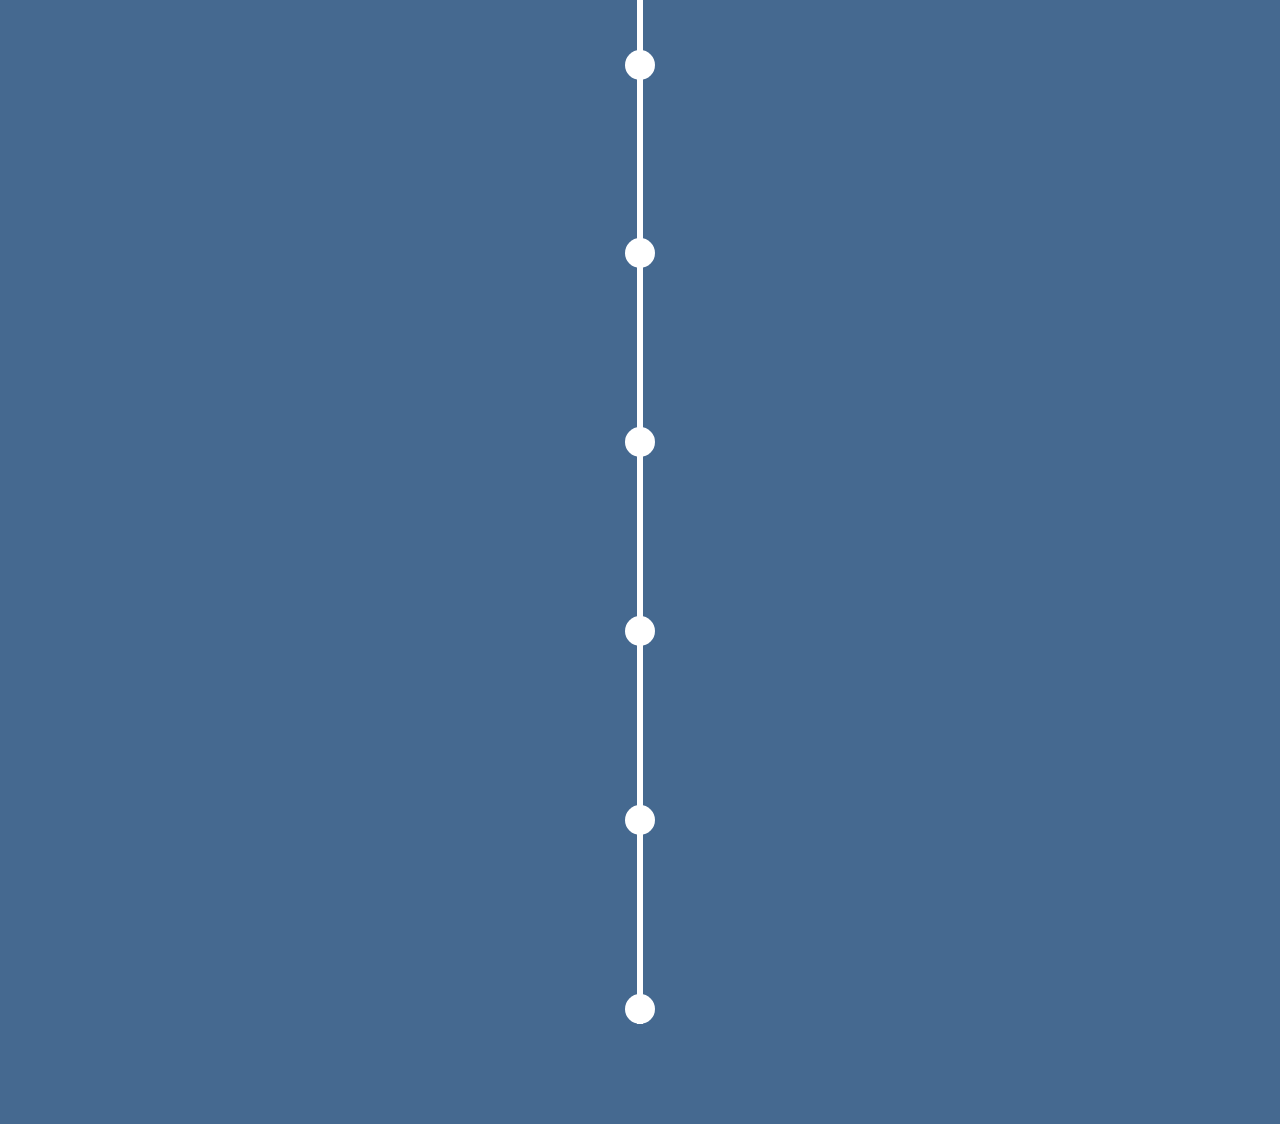
<file: timeline/index.html>
<!DOCTYPE html>
<html lang="en" >

<head>
  <meta charset="UTF-8">
  <title>Building a Vertical Timeline With CSS and a Touch of JavaScript</title>
  
  
  
      <link rel="stylesheet" href="css/style.css">

  
</head>

<body>

  <section class="intro">
  <div class="container">
    <h1>Vertical Timeline &darr;</h1>
  </div>
</section>

<section class="timeline">
  <ul>
    <li>
      <div>
        <time>1934</time> At vero eos et accusamus et iusto odio dignissimos ducimus qui blanditiis praesentium At vero eos et accusamus et iusto odio dignissimos ducimus qui blanditiis praesentium
      </div>
    </li>
    <li>
      <div>
        <time>1937</time> Proin quam velit, efficitur vel neque vitae, rhoncus commodo mi. Suspendisse finibus mauris et bibendum molestie. Aenean ex augue, varius et pulvinar in, pretium non nisi.
      </div>
    </li>
    <li>
      <div>
        <time>1940</time> Proin iaculis, nibh eget efficitur varius, libero tellus porta dolor, at pulvinar tortor ex eget ligula. Integer eu dapibus arcu, sit amet sollicitudin eros.
      </div>
    </li>
    <li>
      <div>
        <time>1943</time> In mattis elit vitae odio posuere, nec maximus massa varius. Suspendisse varius volutpat mattis. Vestibulum id magna est.
      </div>
    </li>
    <li>
      <div>
        <time>1946</time> In mattis elit vitae odio posuere, nec maximus massa varius. Suspendisse varius volutpat mattis. Vestibulum id magna est.
      </div>
    </li>
    <li>
      <div>
        <time>1956</time> In mattis elit vitae odio posuere, nec maximus massa varius. Suspendisse varius volutpat mattis. Vestibulum id magna est.
      </div>
    </li>
    <li>
      <div>
        <time>1957</time> In mattis elit vitae odio posuere, nec maximus massa varius. Suspendisse varius volutpat mattis. Vestibulum id magna est.
      </div>
    </li>
    <li>
      <div>
        <time>1967</time> Aenean condimentum odio a bibendum rhoncus. Ut mauris felis, volutpat eget porta faucibus, euismod quis ante.
      </div>
    </li>
    <li>
      <div>
        <time>1977</time> Vestibulum porttitor lorem sed pharetra dignissim. Nulla maximus, dui a tristique iaculis, quam dolor convallis enim, non dignissim ligula ipsum a turpis.
      </div>
    </li>
    <li>
      <div>
        <time>1985</time> In mattis elit vitae odio posuere, nec maximus massa varius. Suspendisse varius volutpat mattis. Vestibulum id magna est.
      </div>
    </li>
    <li>
      <div>
        <time>2000</time> In mattis elit vitae odio posuere, nec maximus massa varius. Suspendisse varius volutpat mattis. Vestibulum id magna est.
      </div>
    </li>
    <li>
      <div>
        <time>2005</time> In mattis elit vitae odio posuere, nec maximus massa varius. Suspendisse varius volutpat mattis. Vestibulum id magna est.
      </div>
    </li>
  </ul>
</section>
  
  

    <script  src="js/index.js"></script>




</body>

</html>
</file>
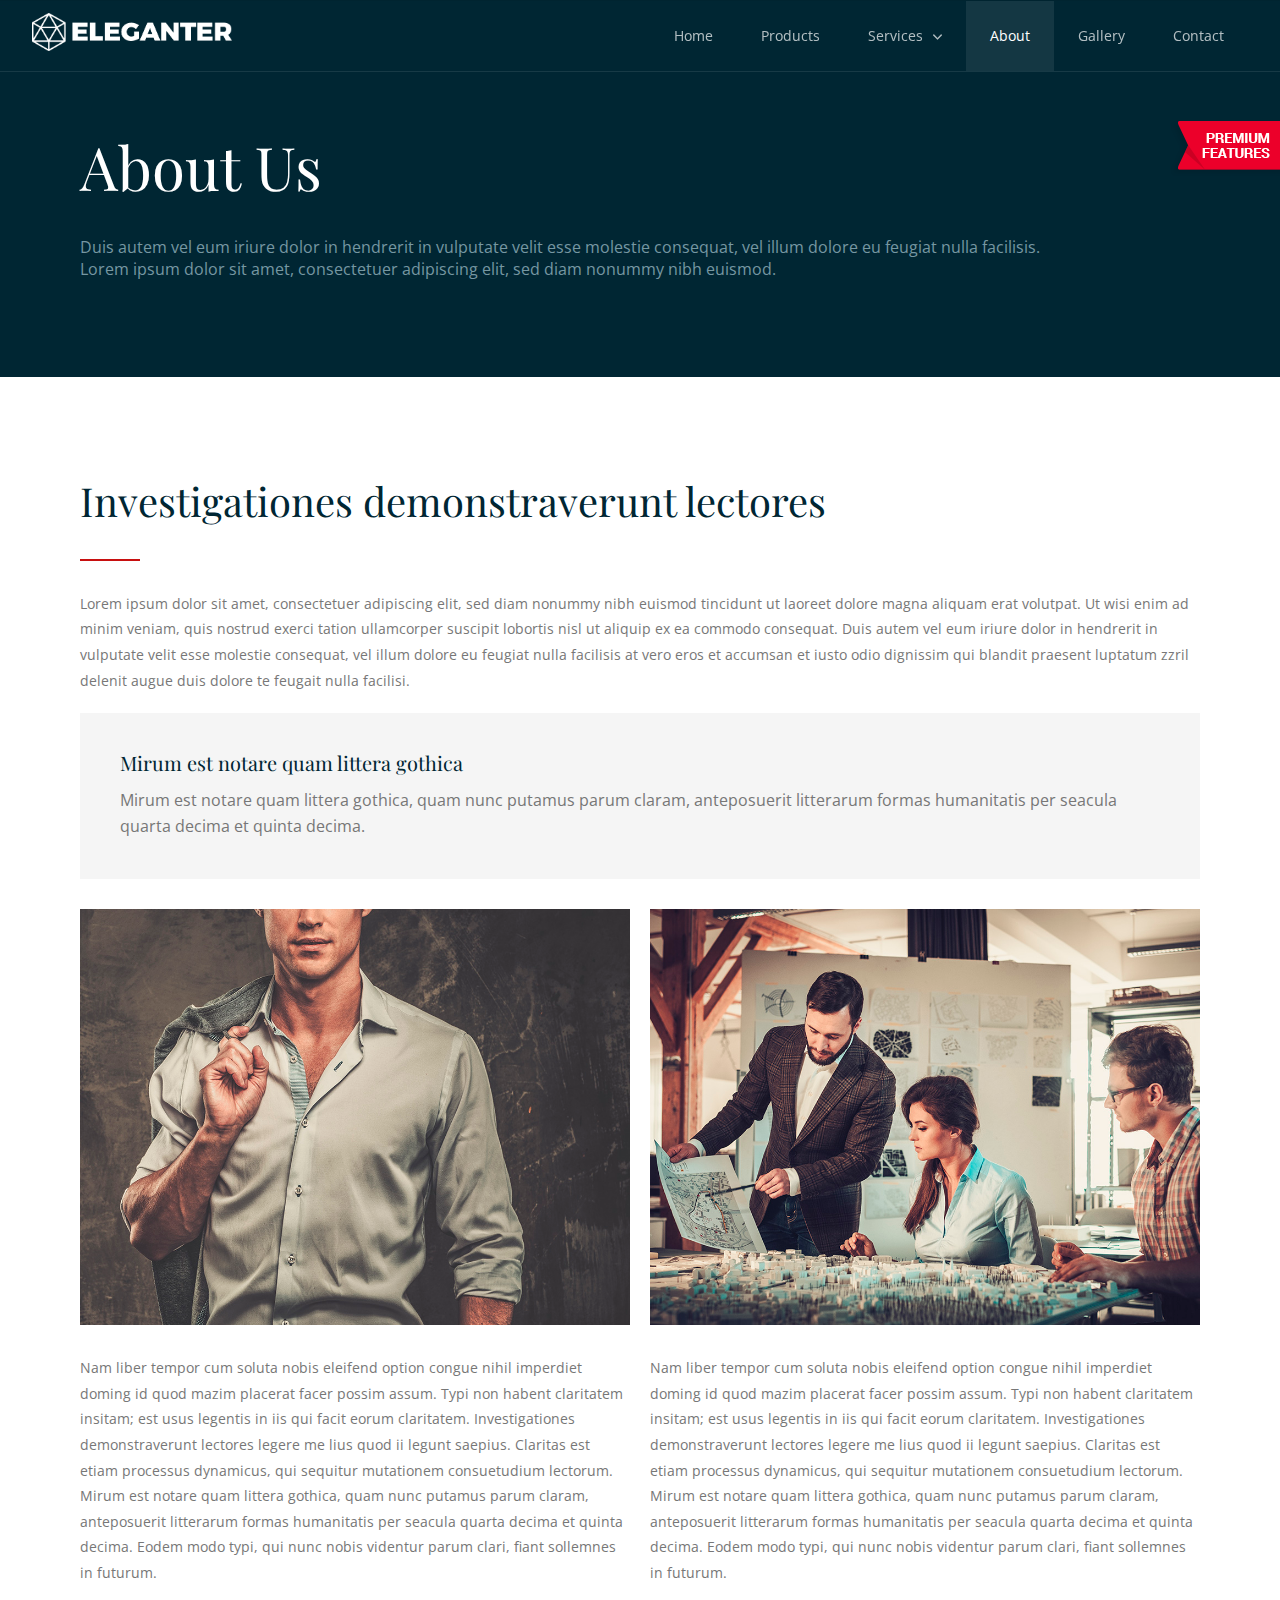
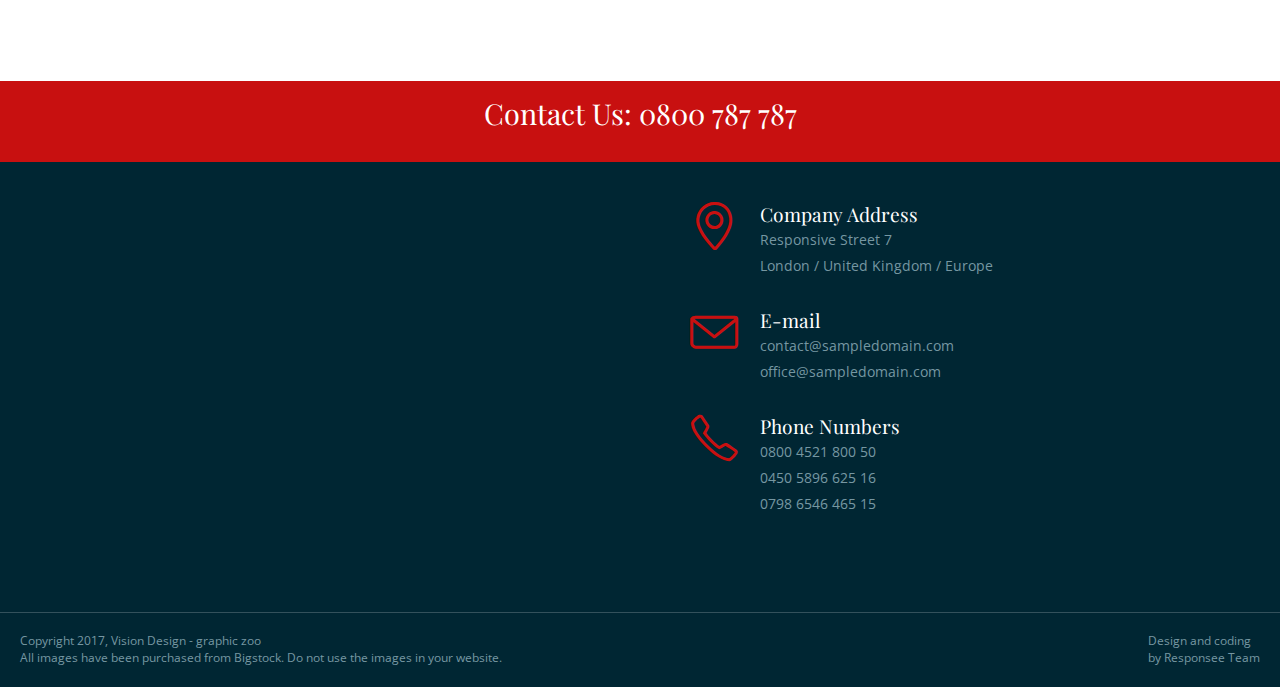
<file: eleganter-template/about.html>
<!DOCTYPE html>
<html lang="en-US">
  <head>
    <meta charset="UTF-8">
    <meta name="viewport" content="width=device-width, initial-scale=1.0" />
    <title>Eleganter - New Amazing HTML5 Template</title>
    <link rel="stylesheet" href="css/components.css">
    <link rel="stylesheet" href="css/icons.css">
    <link rel="stylesheet" href="css/responsee.css">
    <link rel="stylesheet" href="owl-carousel/owl.carousel.css">
    <link rel="stylesheet" href="owl-carousel/owl.theme.css">     
    <link rel="stylesheet" href="css/template-style.css">
    <link href='https://fonts.googleapis.com/css?family=Playfair+Display&subset=latin,latin-ext' rel='stylesheet' type='text/css'>
    <link href='https://fonts.googleapis.com/css?family=Open+Sans:400,300,700,800&subset=latin,latin-ext' rel='stylesheet' type='text/css'>
    <script type="text/javascript" src="js/jquery-1.8.3.min.js"></script>
    <script type="text/javascript" src="js/jquery-ui.min.js"></script>      
  </head>
  
  <body class="size-1140">
  	<!-- PREMIUM FEATURES BUTTON -->
  	<a target="_blank" class="hide-s" href="../template/eleganter-premium-responsive-business-template/" style="position:fixed;top:120px;right:-14px;z-index:10;"><img src="img/premium-features.png" alt=""></a>
    <!-- HEADER -->
    <header role="banner" class="position-absolute">    
      <!-- Top Navigation -->
      <nav class="background-transparent background-transparent-hightlight full-width sticky">
        <div class="s-12 l-2">
          <a href="index.html" class="logo">
            <!-- Logo White Version -->
            <img class="logo-white" src="img/logo.png" alt="">
            <!-- Logo Dark Version -->
            <img class="logo-dark" src="img/logo-dark.png" alt="">
          </a>
        </div>
        <div class="top-nav s-12 l-10">
          <p class="nav-text"></p>
          <ul class="right chevron">
            <li><a href="index.html">Home</a></li>
            <li><a href="products.html">Products</a></li>
            <li><a>Services</a>
              <ul>
                <li><a>Service 1</a>
                  <ul>
                    <li><a>Service 1 A</a></li>
                    <li><a>Service 1 B</a></li>
                  </ul>
                </li>
                <li><a>Service 2</a></li>
              </ul>
            </li>
            <li><a href="about.html">About</a></li>
            <li><a href="gallery.html">Gallery</a></li>
            <li><a href="contact.html">Contact</a></li>
          </ul>
        </div>
      </nav>
    </header>
    
    <!-- MAIN -->
    <main role="main">
      <!-- Content -->
      <article>
        <header class="section background-dark">
          <div class="line">        
            <h1 class="text-white margin-top-bottom-40 text-size-60 text-line-height-1">About Us</h1>
            <p class="margin-bottom-0 text-size-16">Duis autem vel eum iriure dolor in hendrerit in vulputate velit esse molestie consequat, vel illum dolore eu feugiat nulla facilisis.<br>
            Lorem ipsum dolor sit amet, consectetuer adipiscing elit, sed diam nonummy nibh euismod.</p>
          </div>  
        </header>
        <div class="section background-white"> 
          <div class="line">  
            <h2 class="text-size-40 margin-bottom-30">Investigationes demonstraverunt lectores</h2>
            <hr class="break-small background-primary margin-bottom-30">
            <p>
            Lorem ipsum dolor sit amet, consectetuer adipiscing elit, sed diam nonummy nibh euismod tincidunt ut laoreet dolore magna aliquam erat volutpat. 
            Ut wisi enim ad minim veniam, quis nostrud exerci tation ullamcorper suscipit lobortis nisl ut aliquip ex ea commodo consequat. 
            Duis autem vel eum iriure dolor in hendrerit in vulputate velit esse molestie consequat, vel illum dolore eu feugiat nulla facilisis at vero eros 
            et accumsan et iusto odio dignissim qui blandit praesent luptatum zzril delenit augue duis dolore te feugait nulla facilisi.
            </p> 
            <blockquote class="margin-top-bottom-20">
              <h3 class="text-size-20 text-line-height-1 margin-bottom-15">Mirum est notare quam littera gothica</h3>
              Mirum est notare quam littera gothica, quam nunc putamus parum claram, anteposuerit litterarum formas humanitatis per seacula quarta decima et quinta decima.
            </blockquote>
            
            <div class="line margin-top-30">
              <div class="margin">
                <div class="s-12 m-6 l-6">
                  <img src="img/img-01.jpg" alt="">
                  <p class="margin-top-30">
                  Nam liber tempor cum soluta nobis eleifend option congue nihil imperdiet doming id quod mazim placerat facer possim assum. Typi non habent claritatem insitam; 
                  est usus legentis in iis qui facit eorum claritatem. Investigationes demonstraverunt lectores legere me lius quod ii legunt saepius. 
                  Claritas est etiam processus dynamicus, qui sequitur mutationem consuetudium lectorum. Mirum est notare quam littera gothica, quam nunc 
                  putamus parum claram, anteposuerit litterarum formas humanitatis per seacula quarta decima et quinta decima. Eodem modo typi, qui nunc 
                  nobis videntur parum clari, fiant sollemnes in futurum.
                  </p>
                </div>
                <div class="s-12 m-6 l-6">
                  <img src="img/img-02.jpg" alt="">
                  <p class="margin-top-30">
                  Nam liber tempor cum soluta nobis eleifend option congue nihil imperdiet doming id quod mazim placerat facer possim assum. Typi non habent claritatem insitam; 
                  est usus legentis in iis qui facit eorum claritatem. Investigationes demonstraverunt lectores legere me lius quod ii legunt saepius. 
                  Claritas est etiam processus dynamicus, qui sequitur mutationem consuetudium lectorum. Mirum est notare quam littera gothica, quam nunc 
                  putamus parum claram, anteposuerit litterarum formas humanitatis per seacula quarta decima et quinta decima. Eodem modo typi, qui nunc 
                  nobis videntur parum clari, fiant sollemnes in futurum.
                  </p>
                </div>
              </div>
            </div>      
          </div>
        </div> 
      </article>
    </main>
    
    <!-- FOOTER -->
    <footer>
      <!-- Contact Us -->
      <div class="background-primary padding text-center">
        <p class="h1">Contact Us: 0800 787 787</p>                                                                        
      </div>
      
      <!-- Main Footer -->
      <section class="background-dark full-width">
        <!-- Map -->
        <div class="s-12 m-12 l-6 margin-m-bottom-2x">
          <div class="s-12 grayscale center">  	  
            <iframe src="https://www.google.com/maps/embed?pb=!1m14!1m12!1m3!1d1459734.5702753505!2d16.91089086619977!3d48.577103681657675!2m3!1f0!2f0!3f0!3m2!1i1024!2i768!4f13.1!5e0!3m2!1ssk!2ssk!4v1457640551761" width="100%" height="450" frameborder="0" style="border:0"></iframe>
          </div>
        </div>
        
        <!-- Collumn 2 -->
        <div class="s-12 m-12 l-6 margin-m-bottom-2x">
          <div class="padding-2x">
            <div class="line">              
              <div class="float-left">
                  <i class="icon-sli-location-pin text-primary icon3x"></i>
                </div>
                <div class="margin-left-70 margin-bottom-30">
                  <h3 class="margin-bottom-0">Company Address</h3>
                  <p>Responsive Street 7<br>
                     London / United Kingdom / Europe
                  </p>               
                </div>
                <div class="float-left">
                  <i class="icon-sli-envelope text-primary icon3x"></i>
                </div>
                <div class="margin-left-70 margin-bottom-30">
                  <h3 class="margin-bottom-0">E-mail</h3>
                  <p>contact@sampledomain.com<br>
                     office@sampledomain.com
                  </p>              
                </div>
                <div class="float-left">
                  <i class="icon-sli-phone text-primary icon3x"></i>
                </div>
                <div class="margin-left-70">
                  <h3 class="margin-bottom-0">Phone Numbers</h3>
                  <p>0800 4521 800 50<br>
                     0450 5896 625 16<br>
                     0798 6546 465 15
                  </p>             
                </div>
            </div>
          </div>
        </div>  
      </section>
      <hr class="break margin-top-bottom-0" style="border-color: rgba(0, 38, 51, 0.80);">
      
      <!-- Bottom Footer -->
      <section class="padding background-dark full-width">
        <div class="s-12 l-6">
          <p class="text-size-12">Copyright 2017, Vision Design - graphic zoo</p>
          <p class="text-size-12">All images have been purchased from Bigstock. Do not use the images in your website.</p>
        </div>
        <div class="s-12 l-6">
          <a class="right text-size-12" href="http://www.myresponsee.com" title="Responsee - lightweight responsive framework">Design and coding<br> by Responsee Team</a>
        </div>
      </section>
    </footer>
    <script type="text/javascript" src="js/responsee.js"></script>
    <script type="text/javascript" src="owl-carousel/owl.carousel.js"></script>
    <script type="text/javascript" src="js/template-scripts.js"></script>
  </body>
</html>
</file>
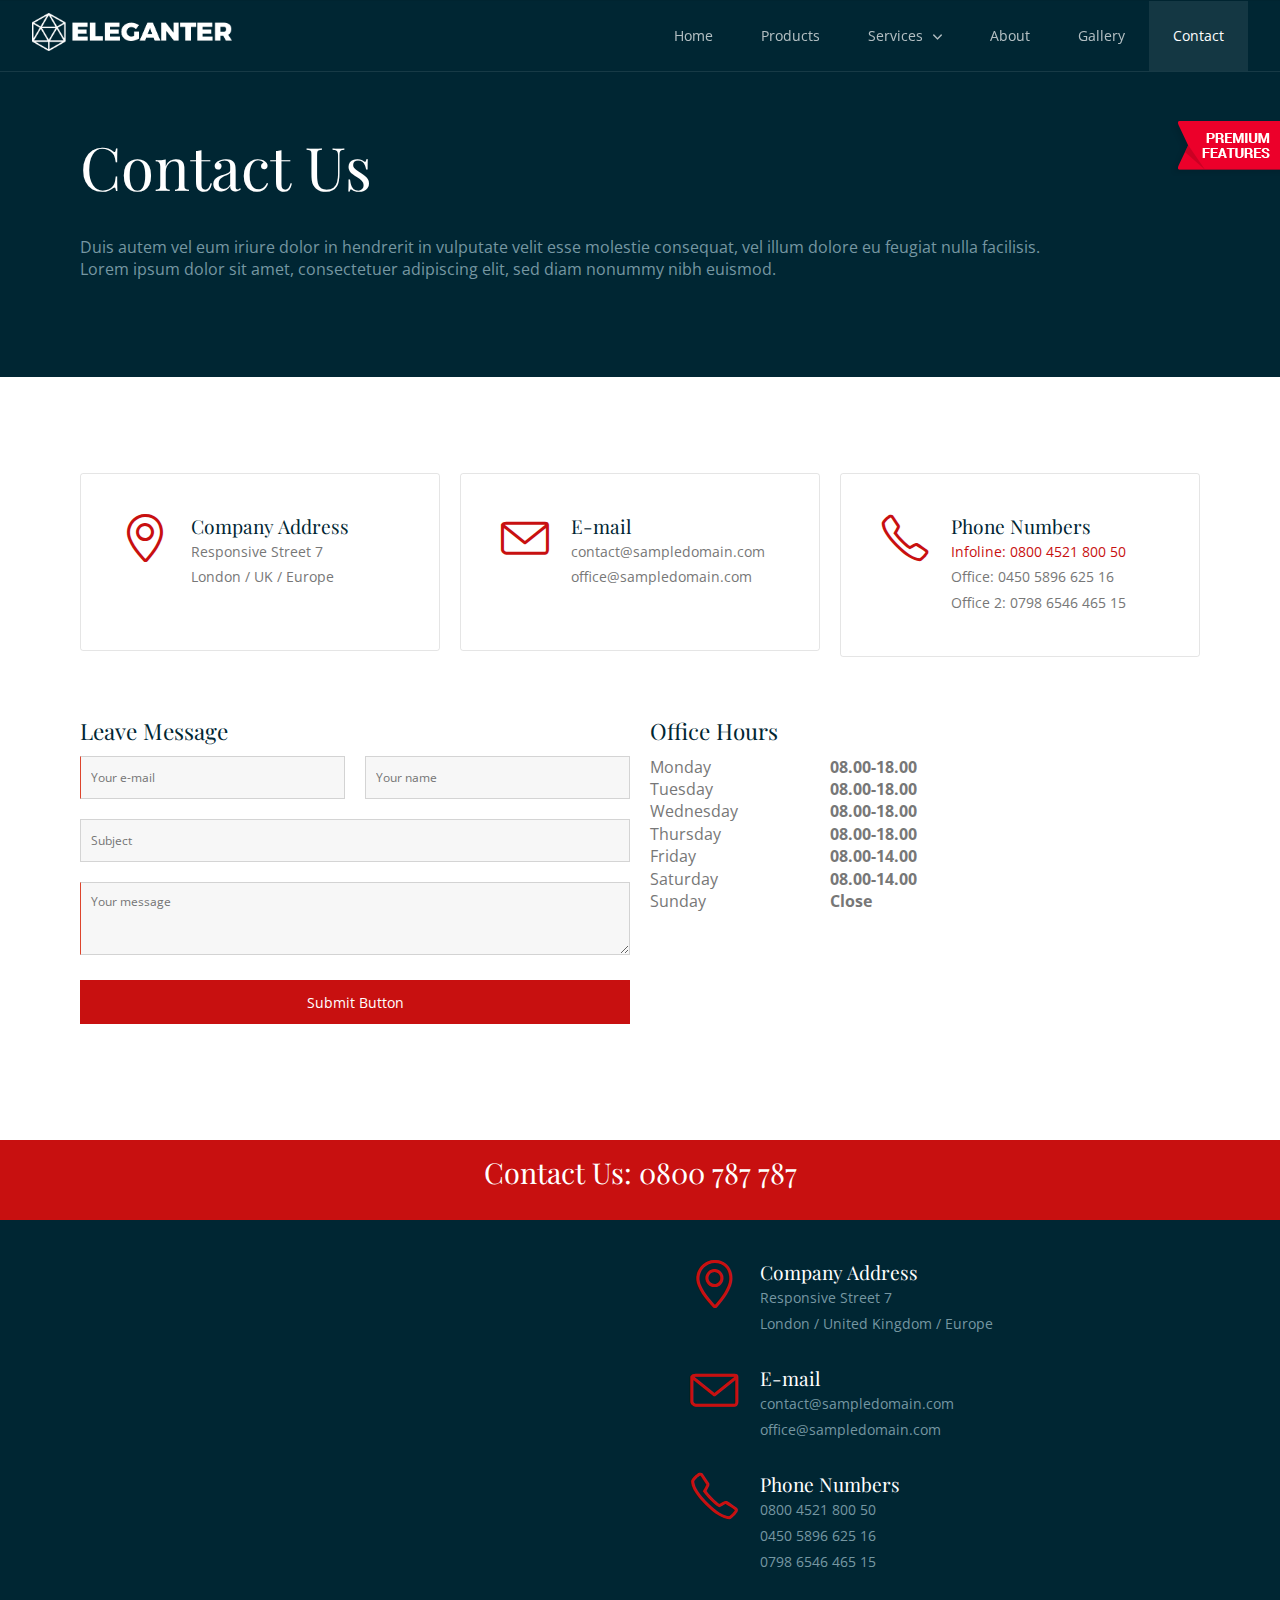
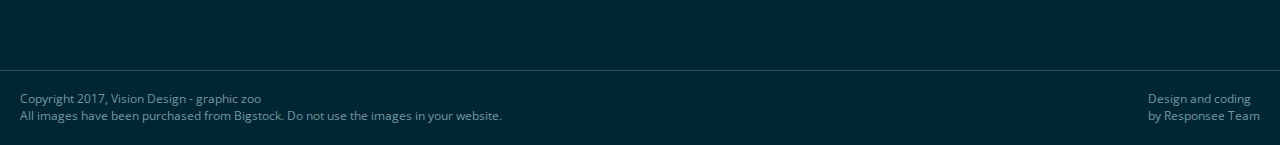
<file: eleganter-template/contact.html>
<!DOCTYPE html>
<html lang="en-US">
  <head>
    <meta charset="UTF-8">
    <meta name="viewport" content="width=device-width, initial-scale=1.0" />
    <title>Eleganter - New Amazing HTML5 Template</title>
    <link rel="stylesheet" href="css/components.css">
    <link rel="stylesheet" href="css/icons.css">
    <link rel="stylesheet" href="css/responsee.css">
    <link rel="stylesheet" href="owl-carousel/owl.carousel.css">
    <link rel="stylesheet" href="owl-carousel/owl.theme.css">     
    <link rel="stylesheet" href="css/template-style.css">
    <link href='https://fonts.googleapis.com/css?family=Playfair+Display&subset=latin,latin-ext' rel='stylesheet' type='text/css'>
    <link href='https://fonts.googleapis.com/css?family=Open+Sans:400,300,700,800&subset=latin,latin-ext' rel='stylesheet' type='text/css'>
    <script type="text/javascript" src="js/jquery-1.8.3.min.js"></script>
    <script type="text/javascript" src="js/jquery-ui.min.js"></script>      
  </head>
  
  <body class="size-1140">
  	<!-- PREMIUM FEATURES BUTTON -->
  	<a target="_blank" class="hide-s" href="../template/eleganter-premium-responsive-business-template/" style="position:fixed;top:120px;right:-14px;z-index:10;"><img src="img/premium-features.png" alt=""></a>
    <!-- HEADER -->
    <header role="banner" class="position-absolute">    
      <!-- Top Navigation -->
      <nav class="background-transparent background-transparent-hightlight full-width sticky">
        <div class="s-12 l-2">
          <a href="index.html" class="logo">
            <!-- Logo White Version -->
            <img class="logo-white" src="img/logo.png" alt="">
            <!-- Logo Dark Version -->
            <img class="logo-dark" src="img/logo-dark.png" alt="">
          </a>
        </div>
        <div class="top-nav s-12 l-10">
          <p class="nav-text"></p>
          <ul class="right chevron">
            <li><a href="index.html">Home</a></li>
            <li><a href="products.html">Products</a></li>
            <li><a>Services</a>
              <ul>
                <li><a>Service 1</a>
                  <ul>
                    <li><a>Service 1 A</a></li>
                    <li><a>Service 1 B</a></li>
                  </ul>
                </li>
                <li><a>Service 2</a></li>
              </ul>
            </li>
            <li><a href="about.html">About</a></li>
            <li><a href="gallery.html">Gallery</a></li>
            <li><a href="contact.html">Contact</a></li>
          </ul>
        </div>
      </nav>
    </header>
    
    <!-- MAIN -->
    <main role="main">
      <!-- Content -->
      <article>
        <header class="section background-dark">
          <div class="line">        
            <h1 class="text-white margin-top-bottom-40 text-size-60 text-line-height-1">Contact Us</h1>
            <p class="margin-bottom-0 text-size-16">Duis autem vel eum iriure dolor in hendrerit in vulputate velit esse molestie consequat, vel illum dolore eu feugiat nulla facilisis.<br>
            Lorem ipsum dolor sit amet, consectetuer adipiscing elit, sed diam nonummy nibh euismod.</p>
          </div>  
        </header>
        <div class="section background-white"> 
          <div class="line margin-bottom-60">
            <div class="margin">
              <div class="s-12 m-12 l-4 margin-m-bottom">
                <div class="padding-2x block-bordered border-radius">
                  <div class="float-left hide-s">
                    <i class="icon-sli-location-pin icon3x text-primary"></i>
                  </div>
                <div class="margin-left-70 margin-s-left-0 margin-bottom">
                  <h3 class="margin-bottom-0">Company Address</h3>
                  <p>Responsive Street 7<br>
                     London / UK / Europe
                  </p>               
                </div>
                </div>
              </div>
              <div class="s-12 m-12 l-4 margin-m-bottom">
                <div class="padding-2x block-bordered border-radius">
                  <div class="float-left hide-s">
                    <i class="icon-sli-envelope icon3x text-primary"></i>
                  </div>
                  <div class="margin-left-70 margin-s-left-0 margin-bottom">
                    <h3 class="margin-bottom-0">E-mail</h3>
                    <p>contact@sampledomain.com<br>
                       office@sampledomain.com
                    </p>              
                  </div>
                </div>
              </div>
              <div class="s-12 m-12 l-4 margin-m-bottom">
                <div class="padding-2x block-bordered border-radius">
                  <div class="float-left hide-s">
                    <i class="icon-sli-phone icon3x text-primary"></i>
                  </div>
                  <div class="margin-left-70 margin-s-left-0">
                    <h3 class="margin-bottom-0">Phone Numbers</h3>
                    <p><span class="text-primary">Infoline: 0800 4521 800 50</span><br>
                       Office: 0450 5896 625 16<br>
                       Office 2: 0798 6546 465 15
                    </p>             
                  </div>
                </div>
              </div>
            </div>
          </div>

          <div class="line">
            <div class="margin">
              <!-- Contact Form -->
              <div class="s-12 m-12 l-6">
                <h2 class="margin-bottom-10">Leave Message</h2>
                <form name="contactForm" class="customform" method="post">
                  <div class="line">
                    <div class="margin">
                      <div class="s-12 m-12 l-6">
                        <input name="email" class="required email" placeholder="Your e-mail" title="Your e-mail" type="text" />
                        <p class="email-error form-error">Please enter your e-mail.</p>
                      </div>
                      <div class="s-12 m-12 l-6">
                        <input name="name" class="name" placeholder="Your name" title="Your name" type="text" />
                        <p class="name-error form-error">Please enter your name.</p>
                      </div>
                    </div>
                  </div>
                  <div class="s-12"> 
                    <input name="subject" class="subject" placeholder="Subject" title="Subject" type="text" />
                    <p class="subject-error form-error">Please enter the subject.</p>
                  </div>
                  <div class="s-12">
                    <textarea name="message" class="required message" placeholder="Your message" rows="3"></textarea>
                    <p class="message-error form-error">Please enter your message.</p>
                  </div>
                  <div class="s-12"><button class="s-12 submit-form button background-primary text-white" type="submit">Submit Button</button></div>
                </form>
              </div>
              <div class="s-12 m-12 l-4">
                <h2 class="margin-bottom-10">Office Hours</h2>
                <div class="s-6">
                  <p class="text-size-16">
                  Monday<br>
                  Tuesday<br>
                  Wednesday<br>
                  Thursday<br>
                  Friday<br>
                  Saturday<br>
                  Sunday
                  </p>
                </div>
                <div class="s-6">
                  <p class="text-size-16 text-strong">
                  08.00-18.00<br>
                  08.00-18.00<br>
                  08.00-18.00<br>
                  08.00-18.00<br>
                  08.00-14.00<br>
                  08.00-14.00<br>
                  Close
                  </p>
                </div>
              </div>
            </div>    
          </div>  
        </div> 
      </article>
    </main>
    
    <!-- FOOTER -->
    <footer>
      <!-- Contact Us -->
      <div class="background-primary padding text-center">
        <p class="h1">Contact Us: 0800 787 787</p>                                                                        
      </div>
      
      <!-- Main Footer -->
      <section class="background-dark full-width">
        <!-- Map -->
        <div class="s-12 m-12 l-6 margin-m-bottom-2x">
          <div class="s-12 grayscale center">  	  
            <iframe src="https://www.google.com/maps/embed?pb=!1m14!1m12!1m3!1d1459734.5702753505!2d16.91089086619977!3d48.577103681657675!2m3!1f0!2f0!3f0!3m2!1i1024!2i768!4f13.1!5e0!3m2!1ssk!2ssk!4v1457640551761" width="100%" height="450" frameborder="0" style="border:0"></iframe>
          </div>
        </div>
        
        <!-- Collumn 2 -->
        <div class="s-12 m-12 l-6 margin-m-bottom-2x">
          <div class="padding-2x">
            <div class="line">              
              <div class="float-left">
                  <i class="icon-sli-location-pin text-primary icon3x"></i>
                </div>
                <div class="margin-left-70 margin-bottom-30">
                  <h3 class="margin-bottom-0">Company Address</h3>
                  <p>Responsive Street 7<br>
                     London / United Kingdom / Europe
                  </p>               
                </div>
                <div class="float-left">
                  <i class="icon-sli-envelope text-primary icon3x"></i>
                </div>
                <div class="margin-left-70 margin-bottom-30">
                  <h3 class="margin-bottom-0">E-mail</h3>
                  <p>contact@sampledomain.com<br>
                     office@sampledomain.com
                  </p>              
                </div>
                <div class="float-left">
                  <i class="icon-sli-phone text-primary icon3x"></i>
                </div>
                <div class="margin-left-70">
                  <h3 class="margin-bottom-0">Phone Numbers</h3>
                  <p>0800 4521 800 50<br>
                     0450 5896 625 16<br>
                     0798 6546 465 15
                  </p>             
                </div>
            </div>
          </div>
        </div>  
      </section>
      <hr class="break margin-top-bottom-0" style="border-color: rgba(0, 38, 51, 0.80);">
      
      <!-- Bottom Footer -->
      <section class="padding background-dark full-width">
        <div class="s-12 l-6">
          <p class="text-size-12">Copyright 2017, Vision Design - graphic zoo</p>
          <p class="text-size-12">All images have been purchased from Bigstock. Do not use the images in your website.</p>
        </div>
        <div class="s-12 l-6">
          <a class="right text-size-12" href="http://www.myresponsee.com" title="Responsee - lightweight responsive framework">Design and coding<br> by Responsee Team</a>
        </div>
      </section>
    </footer>
    <script type="text/javascript" src="js/responsee.js"></script>
    <script type="text/javascript" src="owl-carousel/owl.carousel.js"></script>
    <script type="text/javascript" src="js/template-scripts.js"></script>
  </body>
</html>
</file>
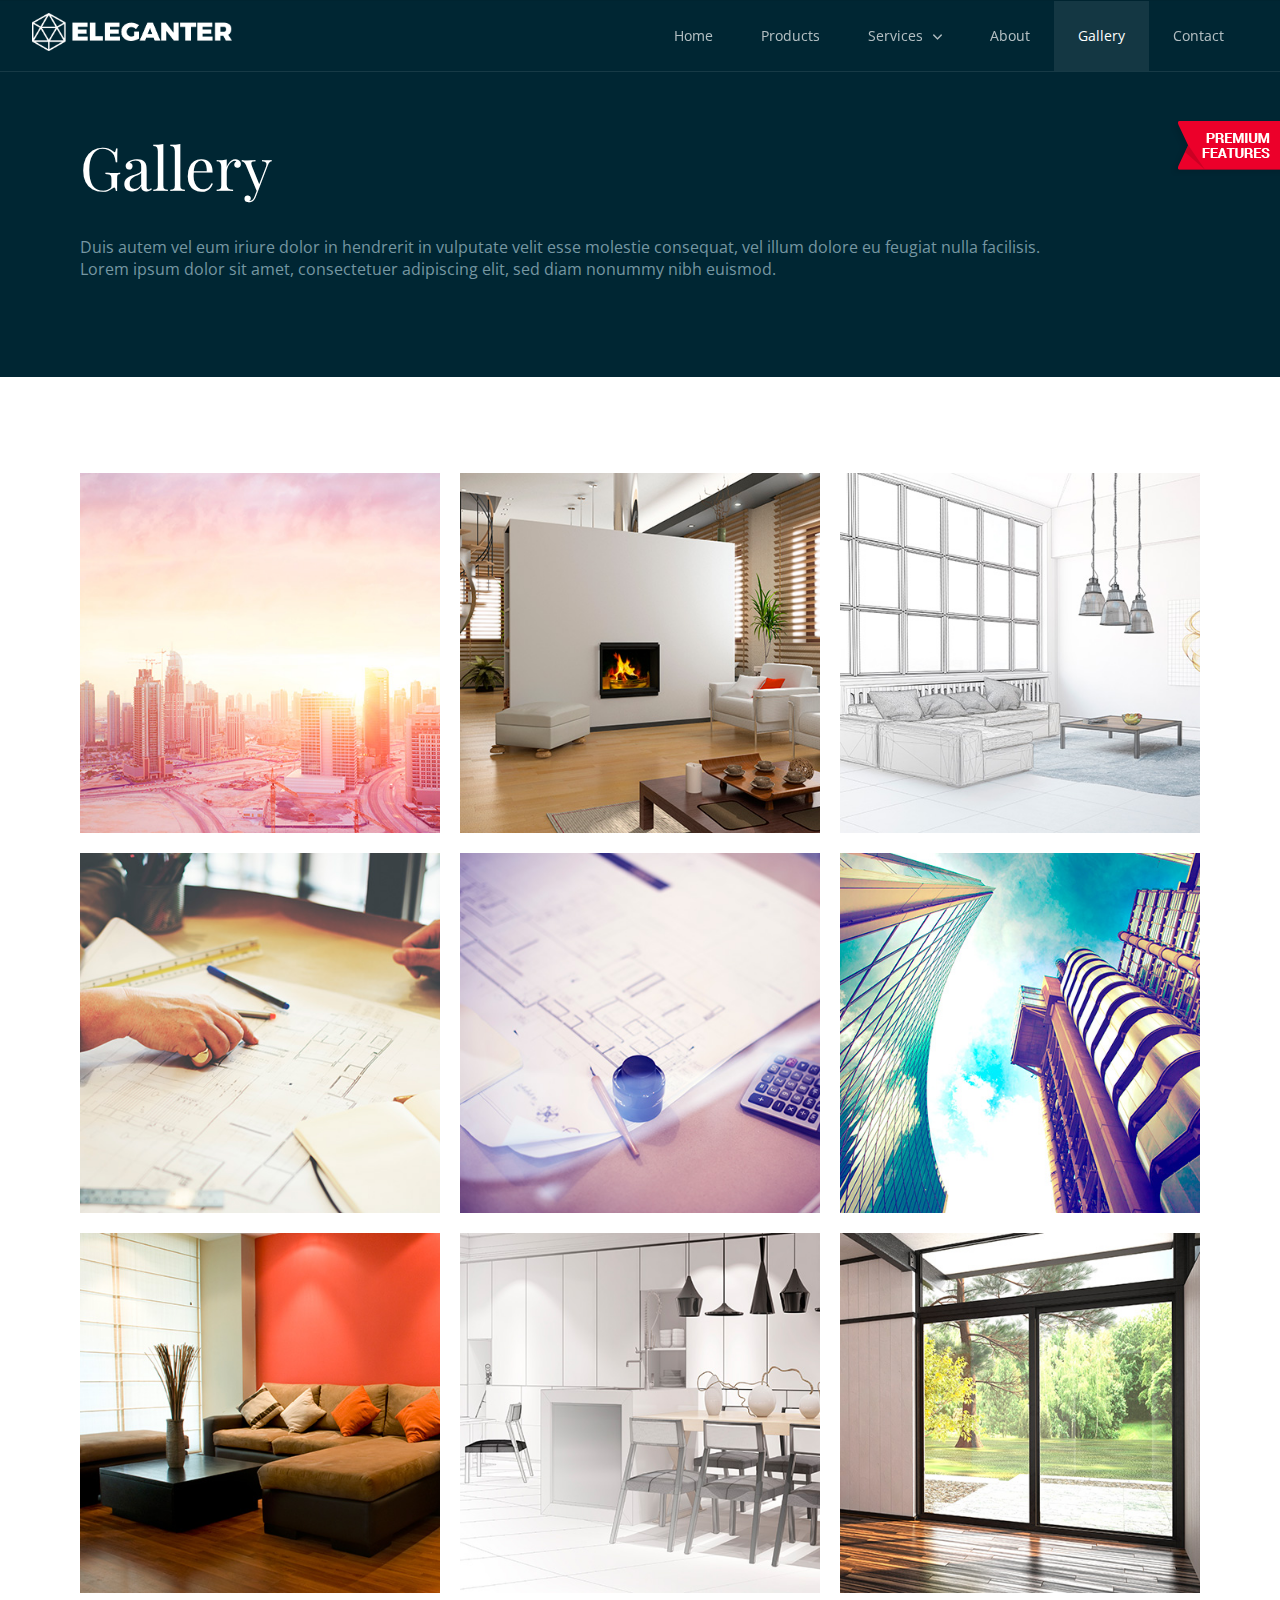
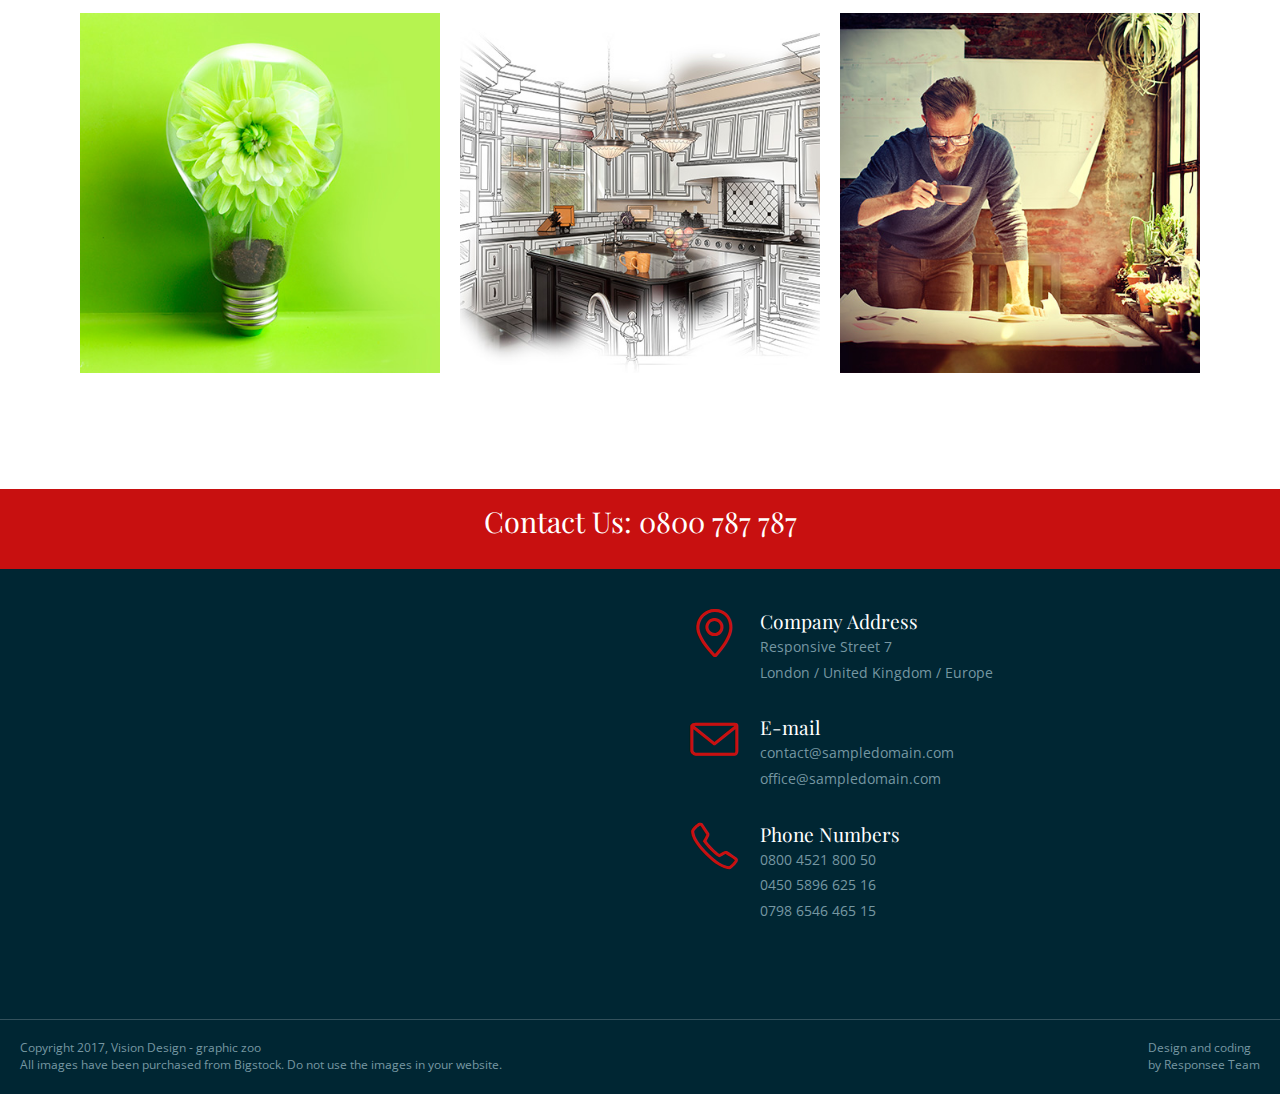
<file: eleganter-template/gallery.html>
<!DOCTYPE html>
<html lang="en-US">
  <head>
    <meta charset="UTF-8">
    <meta name="viewport" content="width=device-width, initial-scale=1.0" />
    <title>Eleganter - New Amazing HTML5 Template</title>
    <link rel="stylesheet" href="css/components.css">
    <link rel="stylesheet" href="css/icons.css">
    <link rel="stylesheet" href="css/responsee.css">
    <link rel="stylesheet" href="owl-carousel/owl.carousel.css">
    <link rel="stylesheet" href="owl-carousel/owl.theme.css">     
    <link rel="stylesheet" href="css/template-style.css">
    <link href='https://fonts.googleapis.com/css?family=Playfair+Display&subset=latin,latin-ext' rel='stylesheet' type='text/css'>
    <link href='https://fonts.googleapis.com/css?family=Open+Sans:400,300,700,800&subset=latin,latin-ext' rel='stylesheet' type='text/css'>
    <script type="text/javascript" src="js/jquery-1.8.3.min.js"></script>
    <script type="text/javascript" src="js/jquery-ui.min.js"></script>      
  </head>
  
  <body class="size-1140">
  	<!-- PREMIUM FEATURES BUTTON -->
  	<a target="_blank" class="hide-s" href="../template/eleganter-premium-responsive-business-template/" style="position:fixed;top:120px;right:-14px;z-index:10;"><img src="img/premium-features.png" alt=""></a>
    <!-- HEADER -->
    <header role="banner" class="position-absolute">    
      <!-- Top Navigation -->
      <nav class="background-transparent background-transparent-hightlight full-width sticky">
        <div class="s-12 l-2">
          <a href="index.html" class="logo">
            <!-- Logo White Version -->
            <img class="logo-white" src="img/logo.png" alt="">
            <!-- Logo Dark Version -->
            <img class="logo-dark" src="img/logo-dark.png" alt="">
          </a>
        </div>
        <div class="top-nav s-12 l-10">
          <p class="nav-text"></p>
          <ul class="right chevron">
            <li><a href="index.html">Home</a></li>
            <li><a href="products.html">Products</a></li>
            <li><a>Services</a>
              <ul>
                <li><a>Service 1</a>
                  <ul>
                    <li><a>Service 1 A</a></li>
                    <li><a>Service 1 B</a></li>
                  </ul>
                </li>
                <li><a>Service 2</a></li>
              </ul>
            </li>
            <li><a href="about.html">About</a></li>
            <li><a href="gallery.html">Gallery</a></li>
            <li><a href="contact.html">Contact</a></li>
          </ul>
        </div>
      </nav>
    </header>
    
    <!-- MAIN -->
    <main role="main">
      <!-- Content -->
      <article>
        <header class="section background-dark">
          <div class="line">        
            <h1 class="text-white margin-top-bottom-40 text-size-60 text-line-height-1">Gallery</h1>
            <p class="margin-bottom-0 text-size-16">Duis autem vel eum iriure dolor in hendrerit in vulputate velit esse molestie consequat, vel illum dolore eu feugiat nulla facilisis.<br>
            Lorem ipsum dolor sit amet, consectetuer adipiscing elit, sed diam nonummy nibh euismod.</p>
          </div>  
        </header>
        
        <div class="section background-white"> 
          <div class="line">
            <div class="margin">
              <div class="s-12 m-6 l-4">
                <div class="image-with-hover-overlay image-hover-zoom margin-bottom">
                  <div class="image-hover-overlay background-primary"> 
                    <div class="image-hover-overlay-content text-center padding-2x">
                      <p>Duis autem vel eum iriure dolor in hendrerit in vulputate velit esse molestie.</p>  
                    </div> 
                  </div> 
                  <img src="img/portfolio/thumb-02.jpg" alt="" title="Portfolio Image 1" />
                </div>	
              </div>
              <div class="s-12 m-6 l-4">
                <div class="image-with-hover-overlay image-hover-zoom margin-bottom">
                  <div class="image-hover-overlay background-primary"> 
                    <div class="image-hover-overlay-content text-center padding-2x">
                      <p>Duis autem vel eum iriure dolor in hendrerit in vulputate velit esse molestie.</p>  
                    </div> 
                  </div> 
                  <img src="img/portfolio/thumb-09.jpg" alt="" title="Portfolio Image 2" />
                </div>	
              </div>
              <div class="s-12 m-6 l-4">
                <div class="image-with-hover-overlay image-hover-zoom margin-bottom">
                  <div class="image-hover-overlay background-primary"> 
                    <div class="image-hover-overlay-content text-center padding-2x">
                      <p>Duis autem vel eum iriure dolor in hendrerit in vulputate velit esse molestie.</p>  
                    </div> 
                  </div> 
                  <img src="img/portfolio/thumb-08.jpg" alt="" title="Portfolio Image 3" />
                </div>	
              </div>
              <div class="s-12 m-6 l-4">
                <div class="image-with-hover-overlay image-hover-zoom margin-bottom">
                  <div class="image-hover-overlay background-primary"> 
                    <div class="image-hover-overlay-content text-center padding-2x">
                      <p>Duis autem vel eum iriure dolor in hendrerit in vulputate velit esse molestie.</p>  
                    </div> 
                  </div> 
                  <img src="img/portfolio/thumb-05.jpg" alt="" title="Portfolio Image 4" />
                </div>	
              </div>
              <div class="s-12 m-6 l-4">
                <div class="image-with-hover-overlay image-hover-zoom margin-bottom">
                  <div class="image-hover-overlay background-primary"> 
                    <div class="image-hover-overlay-content text-center padding-2x">
                      <p>Duis autem vel eum iriure dolor in hendrerit in vulputate velit esse molestie.</p>  
                    </div> 
                  </div> 
                  <img src="img/portfolio/thumb-06.jpg" alt="" title="Portfolio Image 5" />
                </div>	
              </div>
              <div class="s-12 m-6 l-4">
                <div class="image-with-hover-overlay image-hover-zoom margin-bottom">
                  <div class="image-hover-overlay background-primary"> 
                    <div class="image-hover-overlay-content text-center padding-2x">
                      <p>Duis autem vel eum iriure dolor in hendrerit in vulputate velit esse molestie.</p>  
                    </div> 
                  </div> 
                  <img src="img/portfolio/thumb-11.jpg" alt="" title="Portfolio Image 6" />
                </div>	
              </div>
              <div class="s-12 m-6 l-4">
                <div class="image-with-hover-overlay image-hover-zoom margin-bottom">
                  <div class="image-hover-overlay background-primary"> 
                    <div class="image-hover-overlay-content text-center padding-2x">
                      <p>Duis autem vel eum iriure dolor in hendrerit in vulputate velit esse molestie.</p>  
                    </div> 
                  </div> 
                  <img src="img/portfolio/thumb-12.jpg" alt="" title="Portfolio Image 7" />
                </div>	
              </div>
              <div class="s-12 m-6 l-4">
                <div class="image-with-hover-overlay image-hover-zoom margin-bottom">
                  <div class="image-hover-overlay background-primary"> 
                    <div class="image-hover-overlay-content text-center padding-2x">
                      <p>Duis autem vel eum iriure dolor in hendrerit in vulputate velit esse molestie.</p>  
                    </div> 
                  </div> 
                  <img src="img/portfolio/thumb-07.jpg" alt="" title="Portfolio Image 8" />
                </div>	
              </div>
              <div class="s-12 m-6 l-4">
                <div class="image-with-hover-overlay image-hover-zoom margin-bottom">
                  <div class="image-hover-overlay background-primary"> 
                    <div class="image-hover-overlay-content text-center padding-2x">
                      <p>Duis autem vel eum iriure dolor in hendrerit in vulputate velit esse molestie.</p>  
                    </div> 
                  </div> 
                  <img src="img/portfolio/thumb-01.jpg" alt="" title="Portfolio Image 9" />
                </div>	
              </div>
              <div class="s-12 m-6 l-4">
                <div class="image-with-hover-overlay image-hover-zoom margin-bottom">
                  <div class="image-hover-overlay background-primary"> 
                    <div class="image-hover-overlay-content text-center padding-2x">
                      <p>Duis autem vel eum iriure dolor in hendrerit in vulputate velit esse molestie.</p>  
                    </div> 
                  </div> 
                  <img src="img/portfolio/thumb-14.jpg" alt="" title="Portfolio Image 10" />
                </div>	
              </div>
              <div class="s-12 m-6 l-4">
                <div class="image-with-hover-overlay image-hover-zoom margin-bottom">
                  <div class="image-hover-overlay background-primary"> 
                    <div class="image-hover-overlay-content text-center padding-2x">
                      <p>Duis autem vel eum iriure dolor in hendrerit in vulputate velit esse molestie.</p>  
                    </div> 
                  </div> 
                  <img src="img/portfolio/thumb-03.jpg" alt="" title="Portfolio Image 11" />
                </div>	
              </div>
              <div class="s-12 m-6 l-4">
                <div class="image-with-hover-overlay image-hover-zoom margin-bottom">
                  <div class="image-hover-overlay background-primary"> 
                    <div class="image-hover-overlay-content text-center padding-2x">
                      <p>Duis autem vel eum iriure dolor in hendrerit in vulputate velit esse molestie.</p>  
                    </div> 
                  </div> 
                  <img src="img/portfolio/thumb-04.jpg" alt="" title="Portfolio Image 12" />
                </div>	
              </div>
            </div>  
          </div>
        </div> 
      </article>
    </main>
    
    <!-- FOOTER -->
    <footer>
      <!-- Contact Us -->
      <div class="background-primary padding text-center">
        <p class="h1">Contact Us: 0800 787 787</p>                                                                        
      </div>
      
      <!-- Main Footer -->
      <section class="background-dark full-width">
        <!-- Map -->
        <div class="s-12 m-12 l-6 margin-m-bottom-2x">
          <div class="s-12 grayscale center">  	  
            <iframe src="https://www.google.com/maps/embed?pb=!1m14!1m12!1m3!1d1459734.5702753505!2d16.91089086619977!3d48.577103681657675!2m3!1f0!2f0!3f0!3m2!1i1024!2i768!4f13.1!5e0!3m2!1ssk!2ssk!4v1457640551761" width="100%" height="450" frameborder="0" style="border:0"></iframe>
          </div>
        </div>
        
        <!-- Collumn 2 -->
        <div class="s-12 m-12 l-6 margin-m-bottom-2x">
          <div class="padding-2x">
            <div class="line">              
              <div class="float-left">
                  <i class="icon-sli-location-pin text-primary icon3x"></i>
                </div>
                <div class="margin-left-70 margin-bottom-30">
                  <h3 class="margin-bottom-0">Company Address</h3>
                  <p>Responsive Street 7<br>
                     London / United Kingdom / Europe
                  </p>               
                </div>
                <div class="float-left">
                  <i class="icon-sli-envelope text-primary icon3x"></i>
                </div>
                <div class="margin-left-70 margin-bottom-30">
                  <h3 class="margin-bottom-0">E-mail</h3>
                  <p>contact@sampledomain.com<br>
                     office@sampledomain.com
                  </p>              
                </div>
                <div class="float-left">
                  <i class="icon-sli-phone text-primary icon3x"></i>
                </div>
                <div class="margin-left-70">
                  <h3 class="margin-bottom-0">Phone Numbers</h3>
                  <p>0800 4521 800 50<br>
                     0450 5896 625 16<br>
                     0798 6546 465 15
                  </p>             
                </div>
            </div>
          </div>
        </div>  
      </section>
      <hr class="break margin-top-bottom-0" style="border-color: rgba(0, 38, 51, 0.80);">
      
      <!-- Bottom Footer -->
      <section class="padding background-dark full-width">
        <div class="s-12 l-6">
          <p class="text-size-12">Copyright 2017, Vision Design - graphic zoo</p>
          <p class="text-size-12">All images have been purchased from Bigstock. Do not use the images in your website.</p>
        </div>
        <div class="s-12 l-6">
          <a class="right text-size-12" href="http://www.myresponsee.com" title="Responsee - lightweight responsive framework">Design and coding<br> by Responsee Team</a>
        </div>
      </section>
    </footer>
    <script type="text/javascript" src="js/responsee.js"></script>
    <script type="text/javascript" src="owl-carousel/owl.carousel.js"></script>
    <script type="text/javascript" src="js/template-scripts.js"></script>
  </body>
</html>
</file>
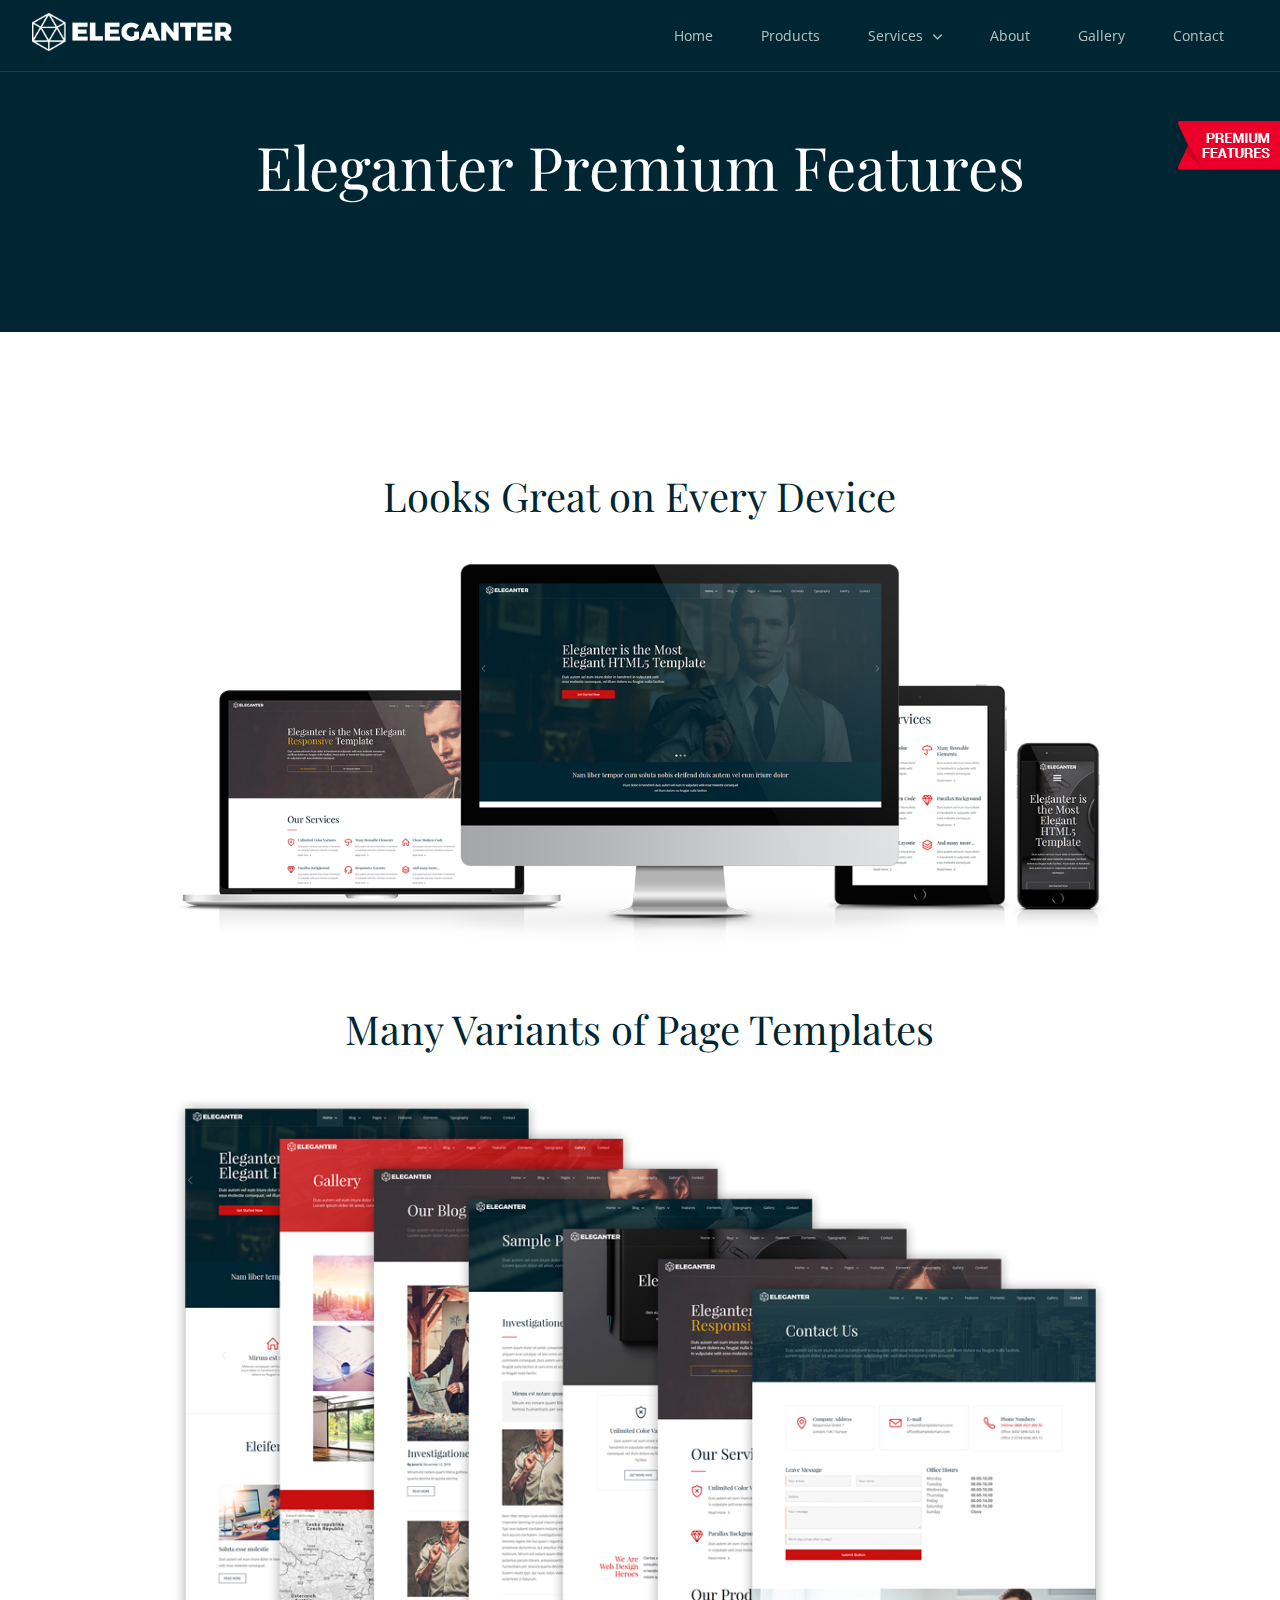
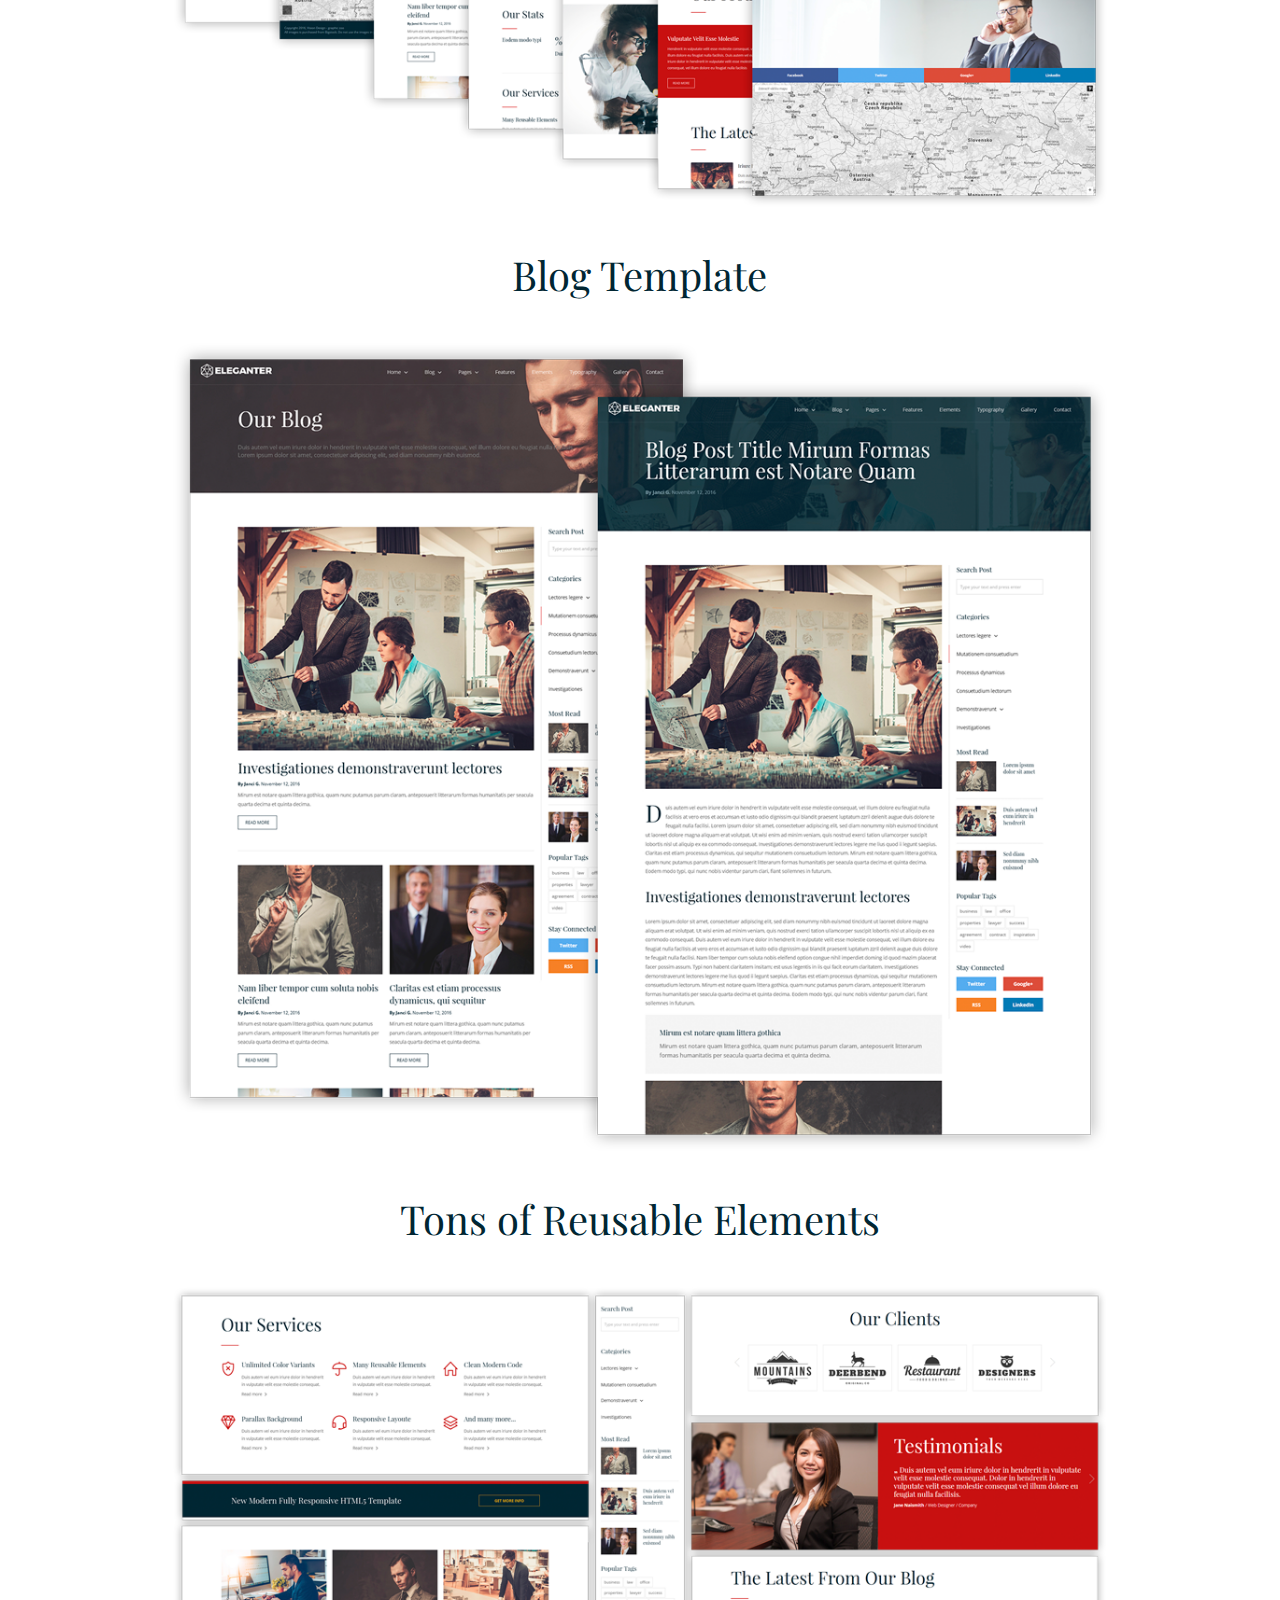
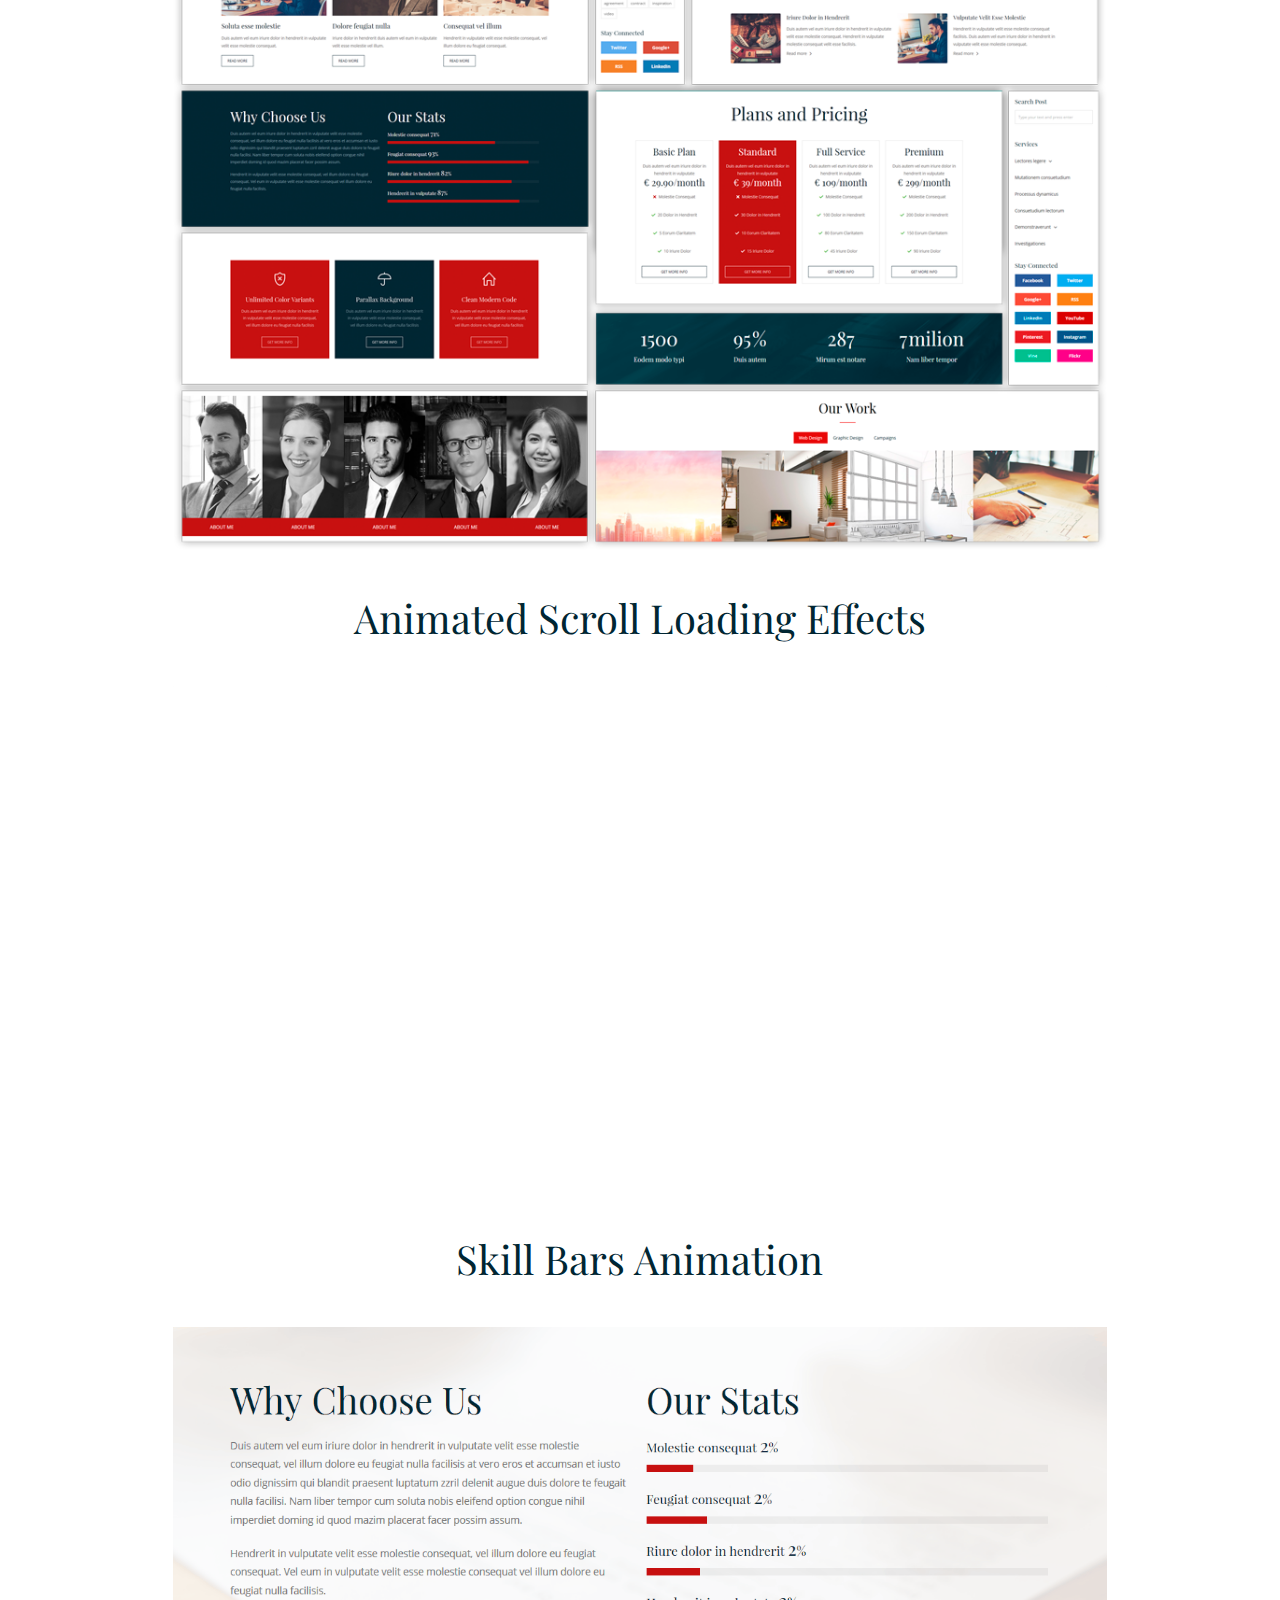
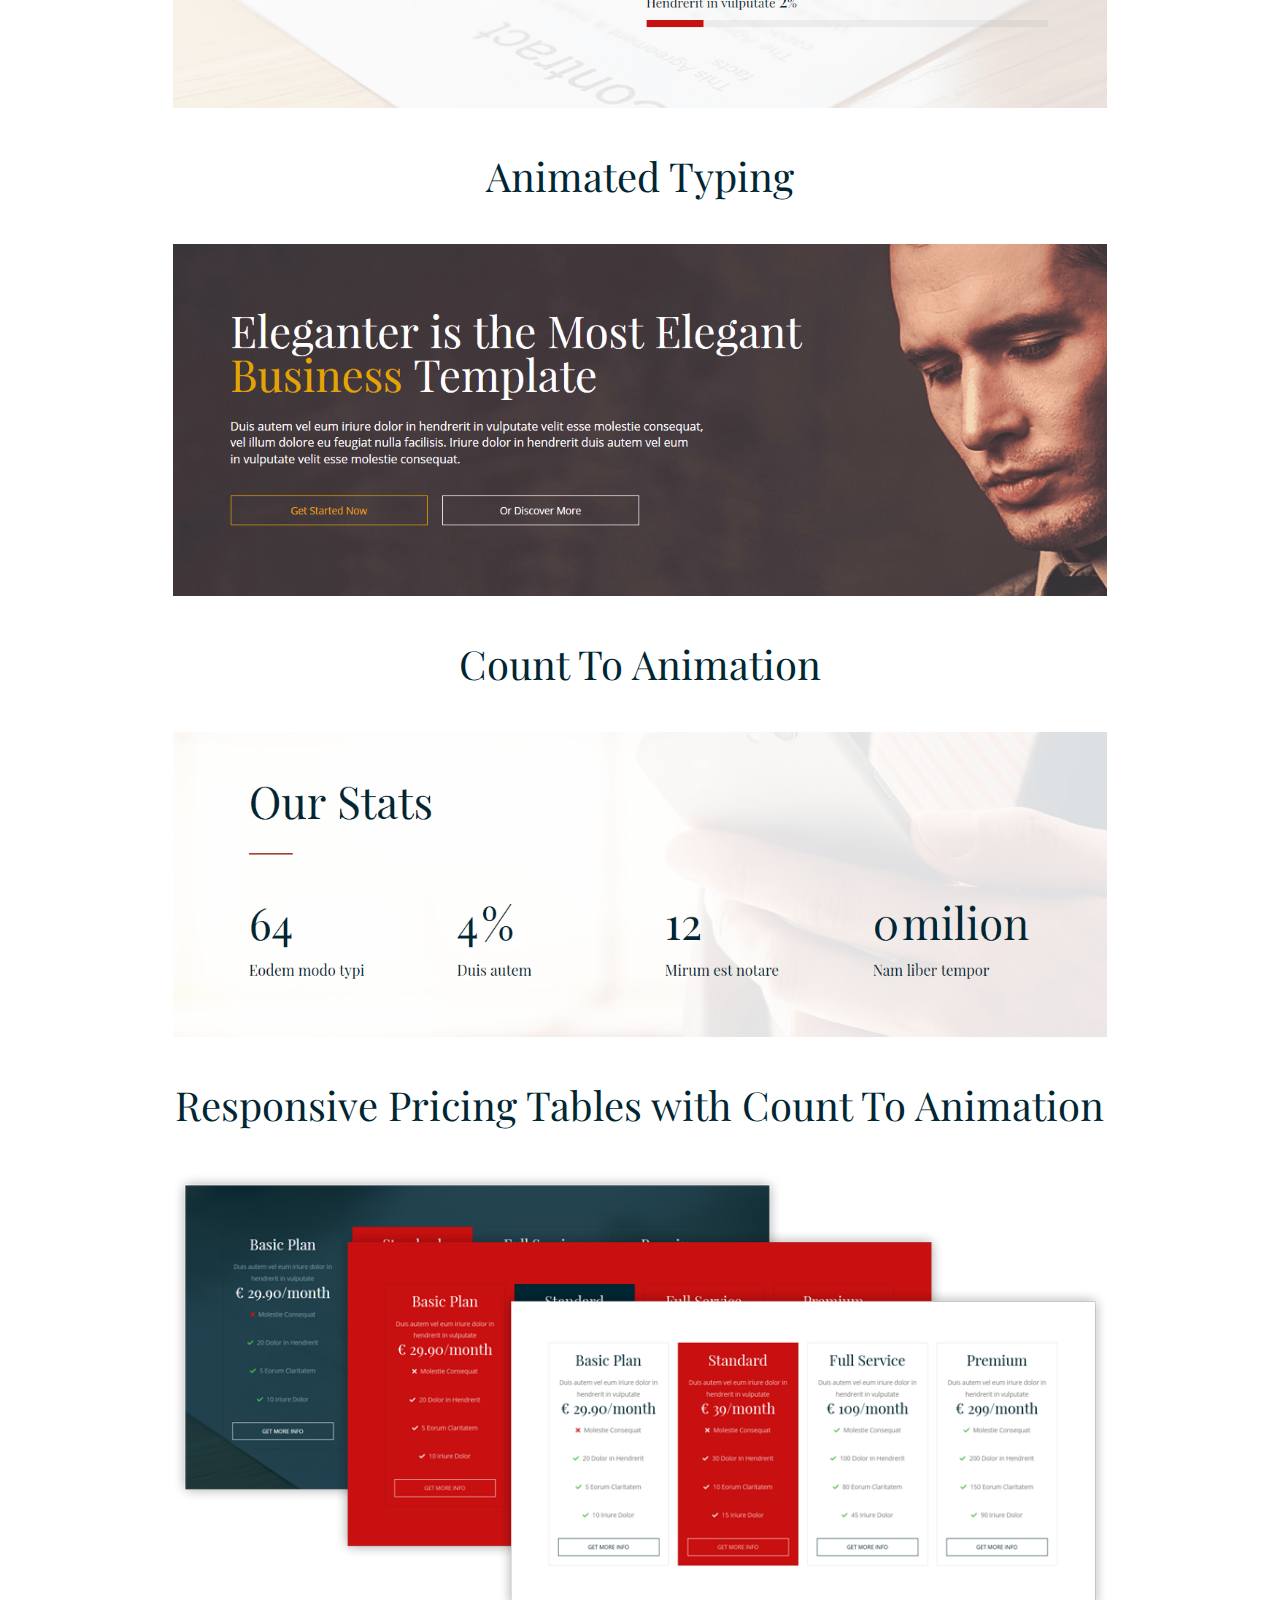
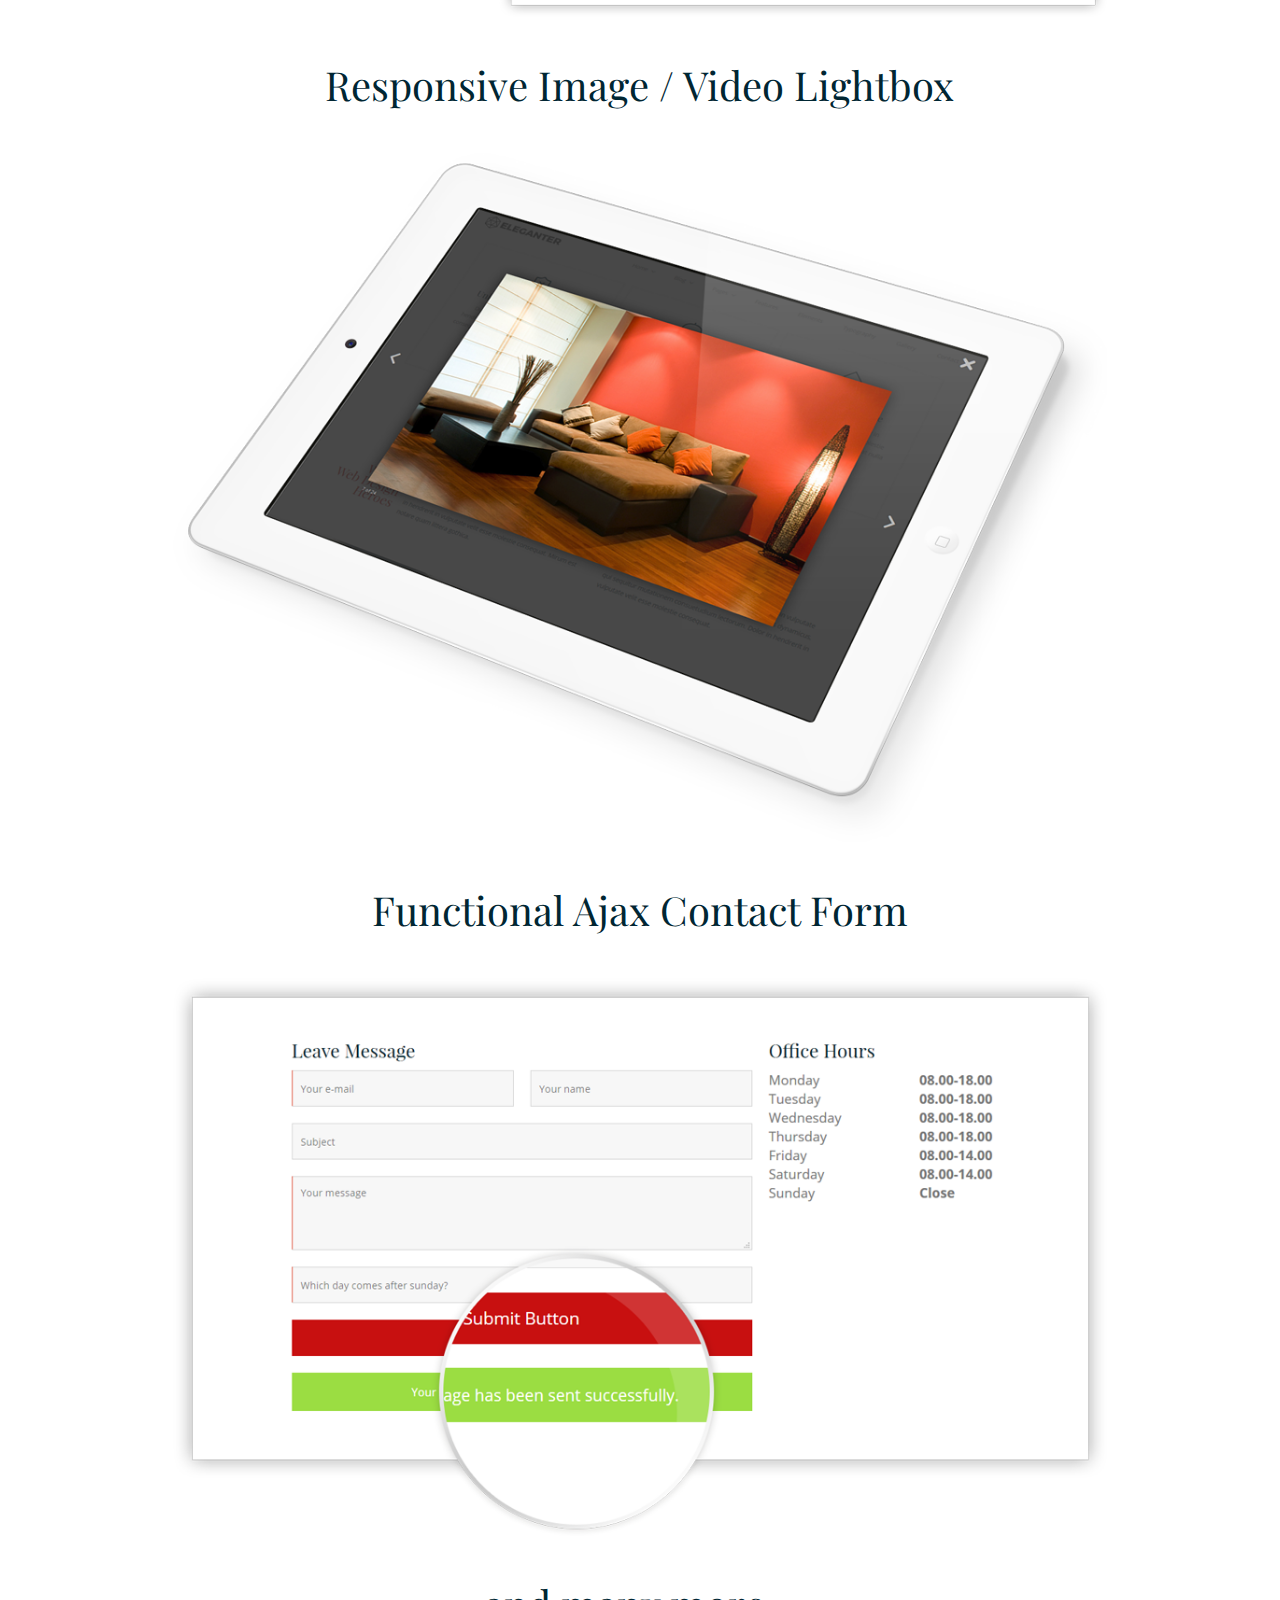
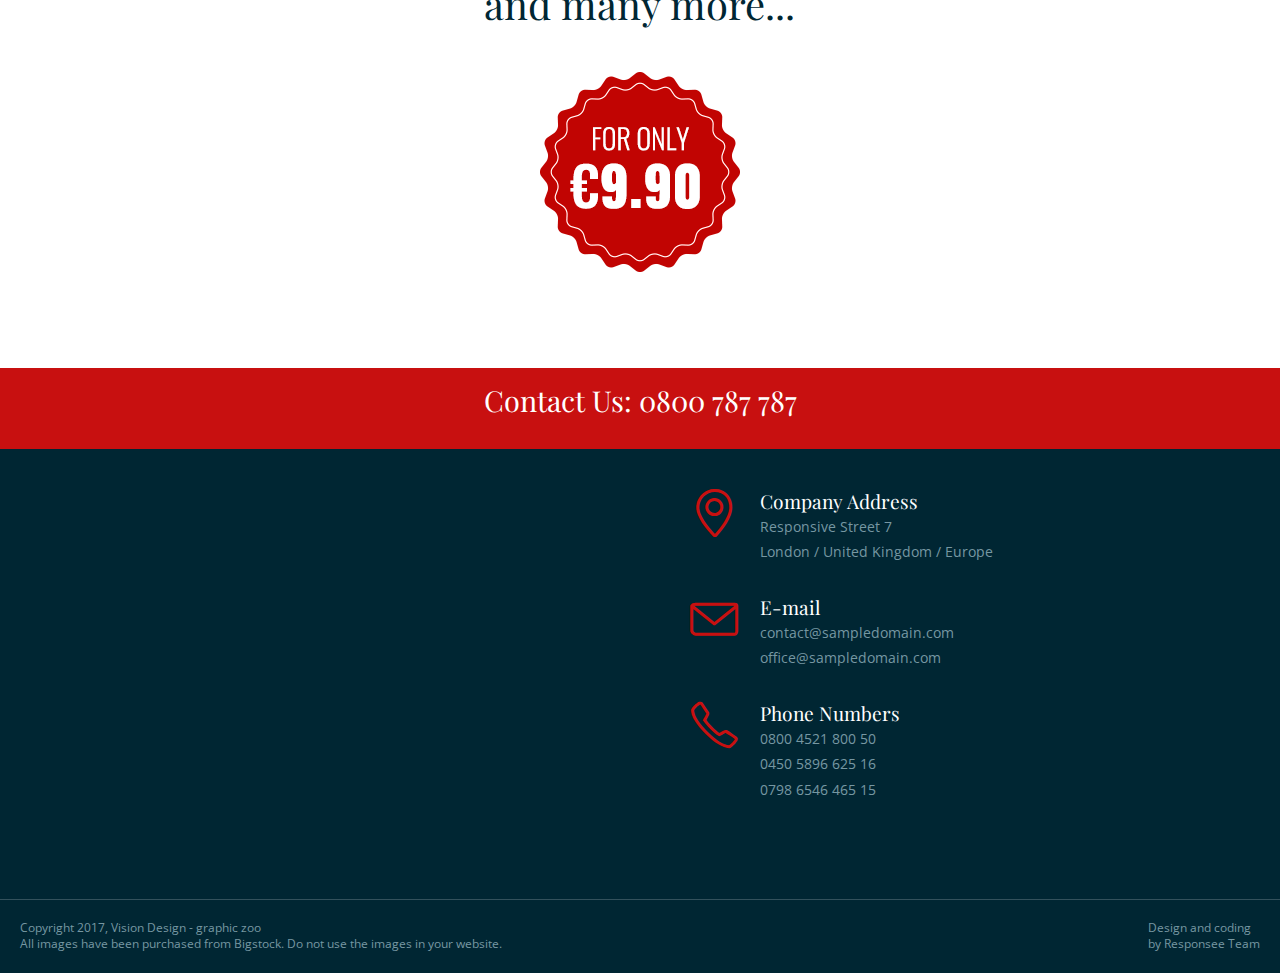
<file: eleganter-template/premium.html>
<!DOCTYPE html>
<html lang="en-US">
  <head>
    <meta charset="UTF-8">
    <meta name="viewport" content="width=device-width, initial-scale=1.0" />
    <title>Eleganter - New Amazing HTML5 Template</title>
    <link rel="stylesheet" href="css/components.css">
    <link rel="stylesheet" href="css/icons.css">
    <link rel="stylesheet" href="css/responsee.css">
    <link rel="stylesheet" href="owl-carousel/owl.carousel.css">
    <link rel="stylesheet" href="owl-carousel/owl.theme.css">     
    <link rel="stylesheet" href="css/template-style.css">
    <link href='https://fonts.googleapis.com/css?family=Playfair+Display&subset=latin,latin-ext' rel='stylesheet' type='text/css'>
    <link href='https://fonts.googleapis.com/css?family=Open+Sans:400,300,700,800&subset=latin,latin-ext' rel='stylesheet' type='text/css'>
    <script type="text/javascript" src="js/jquery-1.8.3.min.js"></script>
    <script type="text/javascript" src="js/jquery-ui.min.js"></script>      
  </head>
  
  <body class="size-1140">
  	<!-- PREMIUM FEATURES BUTTON -->
  	<a target="_blank" class="hide-s" href="../template/eleganter-premium-responsive-business-template/" style="position:fixed;top:120px;right:-14px;z-index:10;"><img src="img/premium-features.png" alt=""></a>
    <!-- HEADER -->
    <header role="banner" class="position-absolute">    
      <!-- Top Navigation -->
      <nav class="background-transparent background-transparent-hightlight full-width sticky">
        <div class="s-12 l-2">
          <a href="index.html" class="logo">
            <!-- Logo White Version -->
            <img class="logo-white" src="img/logo.png" alt="">
            <!-- Logo Dark Version -->
            <img class="logo-dark" src="img/logo-dark.png" alt="">
          </a>
        </div>
        <div class="top-nav s-12 l-10">
          <p class="nav-text"></p>
          <ul class="right chevron">
            <li><a href="index.html">Home</a></li>
            <li><a href="products.html">Products</a></li>
            <li><a>Services</a>
              <ul>
                <li><a>Service 1</a>
                  <ul>
                    <li><a>Service 1 A</a></li>
                    <li><a>Service 1 B</a></li>
                  </ul>
                </li>
                <li><a>Service 2</a></li>
              </ul>
            </li>
            <li><a href="about.html">About</a></li>
            <li><a href="gallery.html">Gallery</a></li>
            <li><a href="contact.html">Contact</a></li>
          </ul>
        </div>
      </nav>
    </header>
    
    <!-- MAIN -->
    <main role="main">
      <!-- Content -->
      <article>
        <header class="section background-dark text-center">
            <h1 class="text-white margin-top-bottom-40 text-size-60 text-line-height-1">Eleganter Premium Features</h1>
        </header>
        <div class="section background-white"> 
          <div class="line">
            <div class="s-12 m-12 l-10 center text-center">
              <h2 class="margin-top-bottom-40 text-size-40">Looks Great on Every Device</h2>
              <img src="img/eleganter-responsive-business-template.png" class="aligncenter wp-image-1521 size-full" height="510" width="1200" />
              <h2 class="margin-top-bottom-40 text-size-40">Many Variants of Page Templates</h2>
              <img src="img/eleganter-templates.png" alt="eleganter-templates" width="1000" height="761" class="aligncenter size-full wp-image-1525" />
              <h2 class="margin-top-bottom-40 text-size-40">Blog Template</h2>
              <img src="img/blog.png" alt="blog" width="1000" height="866" class="aligncenter size-full wp-image-1523" />
              <h2 class="margin-top-bottom-40 text-size-40">Tons of Reusable Elements</h2>
              <img src="img/eleganter-responsive-elements.png" alt="eleganter-responsive-elements" width="1000" height="924" class="aligncenter size-full wp-image-1522" />
              <h2 class="margin-top-bottom-40 text-size-40">Animated Scroll Loading Effects</h2>
              <img src="img/content-animation.gif" alt="content-animation" width="1216" height="658" class="aligncenter size-full wp-image-1526" />
              <h2 class="margin-top-bottom-40 text-size-40">Skill Bars Animation</h2>
              <img src="img/skill-bars.gif" alt="skill-bars" width="1280" height="523" class="aligncenter size-full wp-image-1527" />
              <h2 class="margin-top-bottom-40 text-size-40">Animated Typing</h2>
              <img src="img/typed.gif" alt="typed" width="1280" height="483" class="aligncenter size-full wp-image-1528" />
              <h2 class="margin-top-bottom-40 text-size-40">Count To Animation</h2>
              <img src="img/count-to.gif" alt="count-to" width="1280" height="418" class="aligncenter size-full wp-image-1529" />
              <h2 class="margin-top-bottom-40 text-size-40">Responsive Pricing Tables with Count To Animation</h2>
              <img src="img/responsive-pricing-tables.png" alt="responsive--pricing-tables" width="1000" height="476" class="aligncenter size-full wp-image-1530" />
              <h2 class="margin-top-bottom-40 text-size-40">Responsive Image / Video Lightbox</h2>
              <img src="img/responsive-lightbox.png" alt="responsive-lightbox" width="1000" height="738" class="aligncenter size-full wp-image-1531" />
              <h2 class="margin-top-bottom-40 text-size-40">Functional Ajax Contact Form</h2>
              <img src="img/ajax-contact-form.png" alt="ajax-contact-form" width="1000" height="598" class="aligncenter size-full wp-image-1532" />
              <h2 class="margin-top-bottom-40 text-size-40">and many more...</h2>
              <img src="img/only-for-2.png" alt="only-for-2" class="center wp-image-1274" height="200" width="200" />
            </div>  
          </div> 
        </div>  
      </article>
    </main>
    
    <!-- FOOTER -->
    <footer>
      <!-- Contact Us -->
      <div class="background-primary padding text-center">
        <p class="h1">Contact Us: 0800 787 787</p>                                                                        
      </div>
      
      <!-- Main Footer -->
      <section class="background-dark full-width">
        <!-- Map -->
        <div class="s-12 m-12 l-6 margin-m-bottom-2x">
          <div class="s-12 grayscale center">  	  
            <iframe src="https://www.google.com/maps/embed?pb=!1m14!1m12!1m3!1d1459734.5702753505!2d16.91089086619977!3d48.577103681657675!2m3!1f0!2f0!3f0!3m2!1i1024!2i768!4f13.1!5e0!3m2!1ssk!2ssk!4v1457640551761" width="100%" height="450" frameborder="0" style="border:0"></iframe>
          </div>
        </div>
        
        <!-- Collumn 2 -->
        <div class="s-12 m-12 l-6 margin-m-bottom-2x">
          <div class="padding-2x">
            <div class="line">              
              <div class="float-left">
                  <i class="icon-sli-location-pin text-primary icon3x"></i>
                </div>
                <div class="margin-left-70 margin-bottom-30">
                  <h3 class="margin-bottom-0">Company Address</h3>
                  <p>Responsive Street 7<br>
                     London / United Kingdom / Europe
                  </p>               
                </div>
                <div class="float-left">
                  <i class="icon-sli-envelope text-primary icon3x"></i>
                </div>
                <div class="margin-left-70 margin-bottom-30">
                  <h3 class="margin-bottom-0">E-mail</h3>
                  <p>contact@sampledomain.com<br>
                     office@sampledomain.com
                  </p>              
                </div>
                <div class="float-left">
                  <i class="icon-sli-phone text-primary icon3x"></i>
                </div>
                <div class="margin-left-70">
                  <h3 class="margin-bottom-0">Phone Numbers</h3>
                  <p>0800 4521 800 50<br>
                     0450 5896 625 16<br>
                     0798 6546 465 15
                  </p>             
                </div>
            </div>
          </div>
        </div>  
      </section>
      <hr class="break margin-top-bottom-0" style="border-color: rgba(0, 38, 51, 0.80);">
      
      <!-- Bottom Footer -->
      <section class="padding background-dark full-width">
        <div class="s-12 l-6">
          <p class="text-size-12">Copyright 2017, Vision Design - graphic zoo</p>
          <p class="text-size-12">All images have been purchased from Bigstock. Do not use the images in your website.</p>
        </div>
        <div class="s-12 l-6">
          <a class="right text-size-12" href="http://www.myresponsee.com" title="Responsee - lightweight responsive framework">Design and coding<br> by Responsee Team</a>
        </div>
      </section>
    </footer>
    <script type="text/javascript" src="js/responsee.js"></script>
    <script type="text/javascript" src="owl-carousel/owl.carousel.js"></script>
    <script type="text/javascript" src="js/template-scripts.js"></script>
  </body>
</html>
</file>
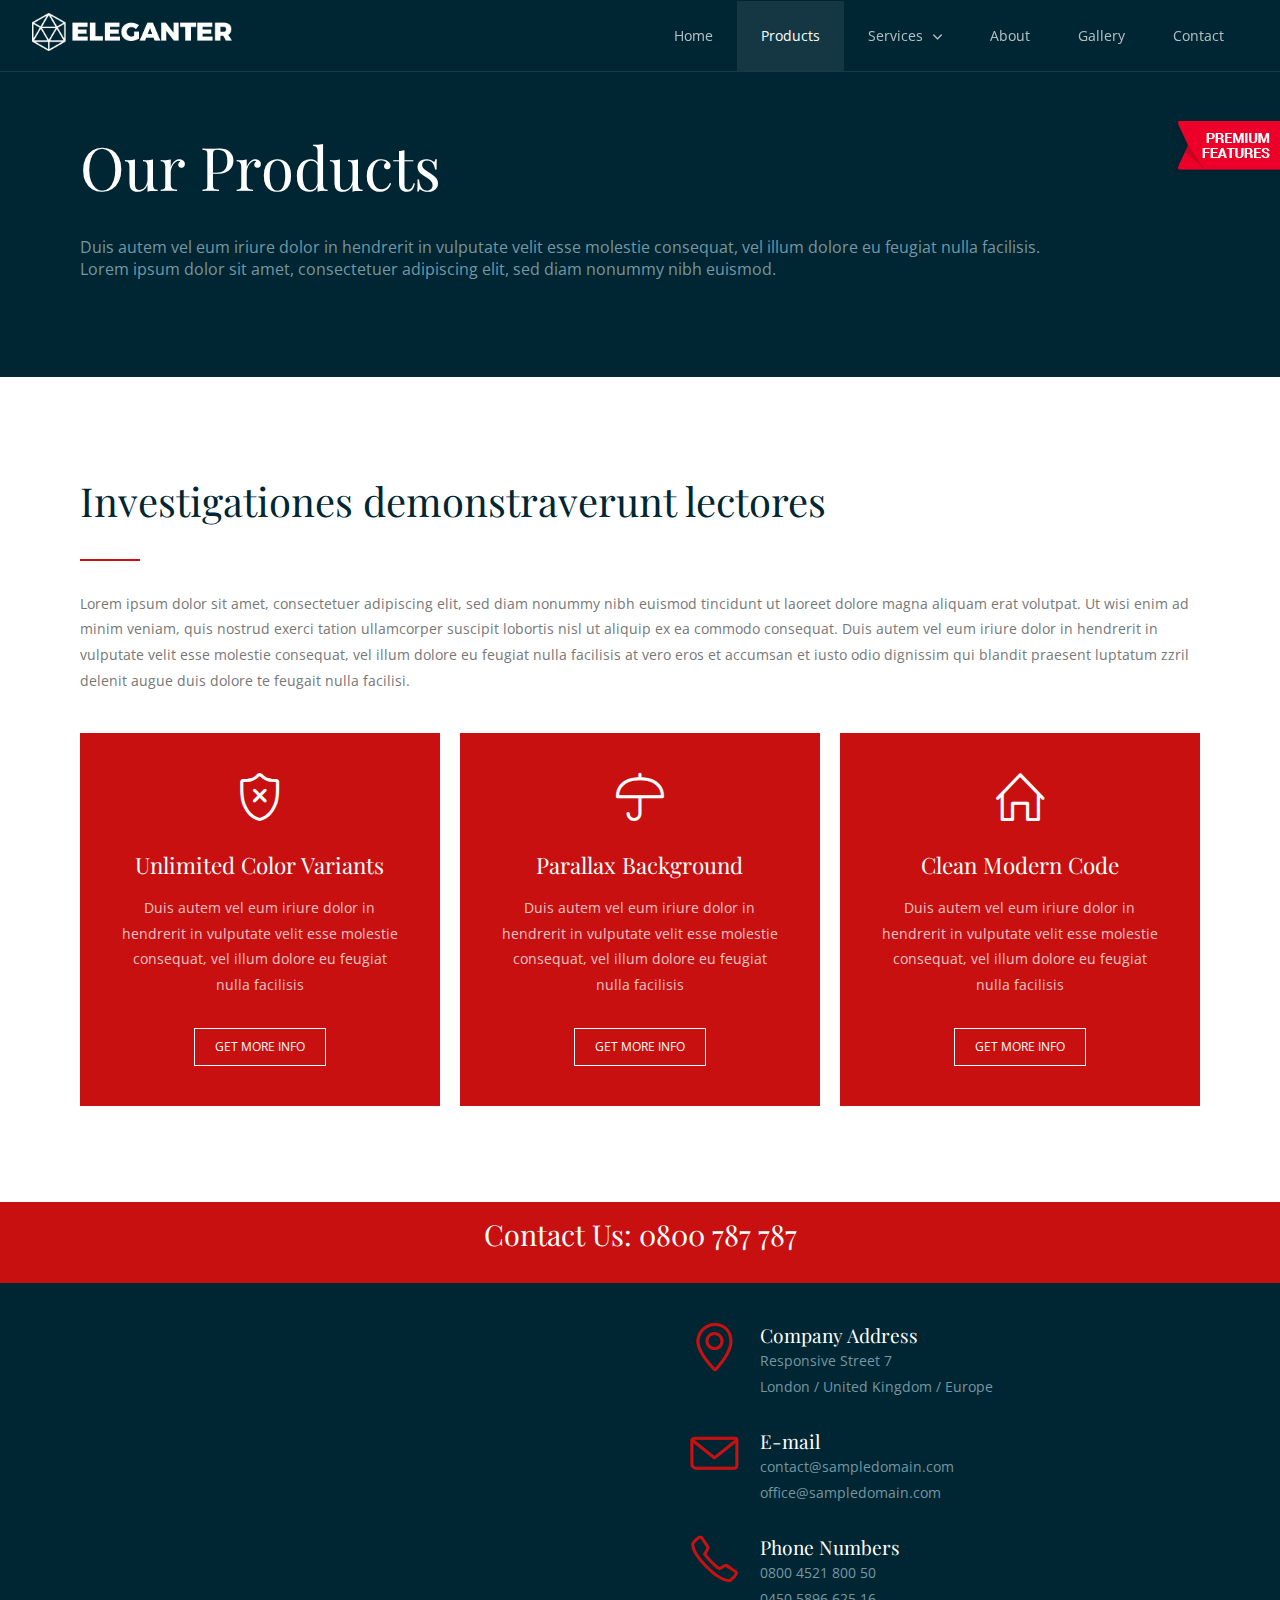
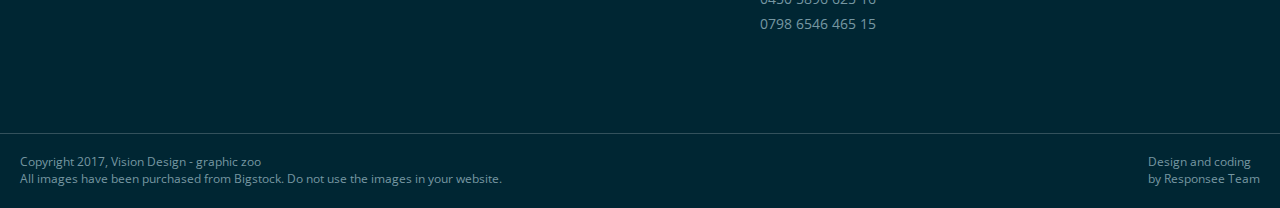
<file: eleganter-template/products.html>
<!DOCTYPE html>
<html lang="en-US">
  <head>
    <meta charset="UTF-8">
    <meta name="viewport" content="width=device-width, initial-scale=1.0" />
    <title>Eleganter - New Amazing HTML5 Template</title>
    <link rel="stylesheet" href="css/components.css">
    <link rel="stylesheet" href="css/icons.css">
    <link rel="stylesheet" href="css/responsee.css">
    <link rel="stylesheet" href="owl-carousel/owl.carousel.css">
    <link rel="stylesheet" href="owl-carousel/owl.theme.css">     
    <link rel="stylesheet" href="css/template-style.css">
    <link href='https://fonts.googleapis.com/css?family=Playfair+Display&subset=latin,latin-ext' rel='stylesheet' type='text/css'>
    <link href='https://fonts.googleapis.com/css?family=Open+Sans:400,300,700,800&subset=latin,latin-ext' rel='stylesheet' type='text/css'>
    <script type="text/javascript" src="js/jquery-1.8.3.min.js"></script>
    <script type="text/javascript" src="js/jquery-ui.min.js"></script>      
  </head>
  
  <body class="size-1140">
  	<!-- PREMIUM FEATURES BUTTON -->
  	<a target="_blank" class="hide-s" href="../template/eleganter-premium-responsive-business-template/" style="position:fixed;top:120px;right:-14px;z-index:10;"><img src="img/premium-features.png" alt=""></a>
    <!-- HEADER -->
    <header role="banner" class="position-absolute">    
      <!-- Top Navigation -->
      <nav class="background-transparent background-transparent-hightlight full-width sticky">
        <div class="s-12 l-2">
          <a href="index.html" class="logo">
            <!-- Logo White Version -->
            <img class="logo-white" src="img/logo.png" alt="">
            <!-- Logo Dark Version -->
            <img class="logo-dark" src="img/logo-dark.png" alt="">
          </a>
        </div>
        <div class="top-nav s-12 l-10">
          <p class="nav-text"></p>
          <ul class="right chevron">
            <li><a href="index.html">Home</a></li>
            <li><a href="products.html">Products</a></li>
            <li><a>Services</a>
              <ul>
                <li><a>Service 1</a>
                  <ul>
                    <li><a>Service 1 A</a></li>
                    <li><a>Service 1 B</a></li>
                  </ul>
                </li>
                <li><a>Service 2</a></li>
              </ul>
            </li>
            <li><a href="about.html">About</a></li>
            <li><a href="gallery.html">Gallery</a></li>
            <li><a href="contact.html">Contact</a></li>
          </ul>
        </div>
      </nav>
    </header>
    
    <!-- MAIN -->
    <main role="main">
      <!-- Content -->
      <article>
        <header class="section background-dark">
          <div class="line">        
            <h1 class="text-white margin-top-bottom-40 text-size-60 text-line-height-1">Our Products</h1>
            <p class="margin-bottom-0 text-size-16">Duis autem vel eum iriure dolor in hendrerit in vulputate velit esse molestie consequat, vel illum dolore eu feugiat nulla facilisis.<br>
            Lorem ipsum dolor sit amet, consectetuer adipiscing elit, sed diam nonummy nibh euismod.</p>
          </div>  
        </header>
        <section class="section background-white">
          <div class="line">
            <h2 class="text-size-40 margin-bottom-30">Investigationes demonstraverunt lectores</h2>
            <hr class="break-small background-primary margin-bottom-30">
            <p class="margin-bottom-40">
              Lorem ipsum dolor sit amet, consectetuer adipiscing elit, sed diam nonummy nibh euismod tincidunt ut laoreet dolore magna aliquam erat volutpat. 
              Ut wisi enim ad minim veniam, quis nostrud exerci tation ullamcorper suscipit lobortis nisl ut aliquip ex ea commodo consequat. 
              Duis autem vel eum iriure dolor in hendrerit in vulputate velit esse molestie consequat, vel illum dolore eu feugiat nulla facilisis at vero eros 
              et accumsan et iusto odio dignissim qui blandit praesent luptatum zzril delenit augue duis dolore te feugait nulla facilisi.
            </p>
          </div>   
          <div class="line text-center">
            <div class="margin">
              <div class="s-12 m-12 l-4 margin-m-bottom">
                <div class="padding-2x background-primary">
                  <i class="icon-sli-shield icon3x text-white margin-bottom-30"></i>
                  <h2 class="text-thin">Unlimited Color Variants</h2>
                  <p class="margin-bottom-30">Duis autem vel eum iriure dolor in hendrerit in vulputate velit esse molestie consequat, vel illum dolore eu feugiat nulla facilisis</p>
                  <a class="button button-white-stroke text-size-12" href="/">GET MORE INFO</a>
                </div>
              </div>
              <div class="s-12 m-12 l-4 margin-m-bottom">
                <div class="padding-2x background-primary">
                  <i class="icon-sli-umbrella icon3x text-white margin-bottom-30"></i>
                  <h2 class="text-thin">Parallax Background</h2>
                  <p class="margin-bottom-30">Duis autem vel eum iriure dolor in hendrerit in vulputate velit esse molestie consequat, vel illum dolore eu feugiat nulla facilisis</p>
                  <a class="button button-white-stroke text-size-12" href="/">GET MORE INFO</a>
                </div>
              </div>
              <div class="s-12 m-12 l-4 margin-m-bottom">
                <div class="padding-2x background-primary">
                  <i class="icon-sli-home icon3x text-white margin-bottom-30"></i>
                  <h2 class="text-thin">Clean Modern Code</h2>
                  <p class="margin-bottom-30">Duis autem vel eum iriure dolor in hendrerit in vulputate velit esse molestie consequat, vel illum dolore eu feugiat nulla facilisis</p>
                  <a class="button button-white-stroke text-size-12" href="/">GET MORE INFO</a>
                </div>
              </div>
            </div>
          </div>
        </section> 
      </article>
    </main>
    
    <!-- FOOTER -->
    <footer>
      <!-- Contact Us -->
      <div class="background-primary padding text-center">
        <p class="h1">Contact Us: 0800 787 787</p>                                                                        
      </div>
      
      <!-- Main Footer -->
      <section class="background-dark full-width">
        <!-- Map -->
        <div class="s-12 m-12 l-6 margin-m-bottom-2x">
          <div class="s-12 grayscale center">  	  
            <iframe src="https://www.google.com/maps/embed?pb=!1m14!1m12!1m3!1d1459734.5702753505!2d16.91089086619977!3d48.577103681657675!2m3!1f0!2f0!3f0!3m2!1i1024!2i768!4f13.1!5e0!3m2!1ssk!2ssk!4v1457640551761" width="100%" height="450" frameborder="0" style="border:0"></iframe>
          </div>
        </div>
        
        <!-- Collumn 2 -->
        <div class="s-12 m-12 l-6 margin-m-bottom-2x">
          <div class="padding-2x">
            <div class="line">              
              <div class="float-left">
                  <i class="icon-sli-location-pin text-primary icon3x"></i>
                </div>
                <div class="margin-left-70 margin-bottom-30">
                  <h3 class="margin-bottom-0">Company Address</h3>
                  <p>Responsive Street 7<br>
                     London / United Kingdom / Europe
                  </p>               
                </div>
                <div class="float-left">
                  <i class="icon-sli-envelope text-primary icon3x"></i>
                </div>
                <div class="margin-left-70 margin-bottom-30">
                  <h3 class="margin-bottom-0">E-mail</h3>
                  <p>contact@sampledomain.com<br>
                     office@sampledomain.com
                  </p>              
                </div>
                <div class="float-left">
                  <i class="icon-sli-phone text-primary icon3x"></i>
                </div>
                <div class="margin-left-70">
                  <h3 class="margin-bottom-0">Phone Numbers</h3>
                  <p>0800 4521 800 50<br>
                     0450 5896 625 16<br>
                     0798 6546 465 15
                  </p>             
                </div>
            </div>
          </div>
        </div>  
      </section>
      <hr class="break margin-top-bottom-0" style="border-color: rgba(0, 38, 51, 0.80);">
      
      <!-- Bottom Footer -->
      <section class="padding background-dark full-width">
        <div class="s-12 l-6">
          <p class="text-size-12">Copyright 2017, Vision Design - graphic zoo</p>
          <p class="text-size-12">All images have been purchased from Bigstock. Do not use the images in your website.</p>
        </div>
        <div class="s-12 l-6">
          <a class="right text-size-12" href="http://www.myresponsee.com" title="Responsee - lightweight responsive framework">Design and coding<br> by Responsee Team</a>
        </div>
      </section>
    </footer>
    <script type="text/javascript" src="js/responsee.js"></script>
    <script type="text/javascript" src="owl-carousel/owl.carousel.js"></script>
    <script type="text/javascript" src="js/template-scripts.js"></script>
  </body>
</html>
</file>
<file: eleganter-template/css/components.css>
/*
 * Components CSS - v4 - 2016-07-08
 * https://www.myresponsee.com
 * Copyright 2016, Vision Design - graphic zoo
 * Free to use under the MIT license.
*/
/* Tabs */
.tab-item {
  background: none repeat scroll 0 0 #fff;
  display: none;
  padding: 1.25rem 0;
}
.tab-item.tab-active {
  display: block;
}
.tab-content > .tab-label {
  display: none;
}
.tab-nav > .tab-label {
  float:left;
}
a.tab-label, a.tab-label:link, a.tab-label:visited, a.tab-label:hover {
  background: none repeat scroll 0 0 #262626;
  color: #fff;
  margin-right: 1px;
  padding: 0.625rem 1.25rem;
  transition: background 0.20s linear 0s;
  -o-transition: background 0.20s linear 0s;
  -ms-transition: background 0.20s linear 0s;
  -moz-transition: background 0.20s linear 0s;
  -webkit-transition: background 0.20s linear 0s;
}
a.tab-label:hover,a.tab-label.active-btn {
  background: none repeat scroll 0 0 #999;
}
.tab-label.active-btn {
  cursor: default;
}
.tab-content {
  text-align: left;
}
@media screen and (max-width:768px) {    
  .tab-nav > .tab-label {
    margin: 0.5px 0;
    width: 100%;
  }
}
/* Custom forms */
form.customform input, form.customform select, form.customform textarea, form.customform button {
 font-size:0.9rem;
 font-family:inherit;
 margin-bottom:1.25rem;
} 
form.customform input, form.customform select {height: 2.7rem;}
form.customform input, form.customform textarea, form.customform select { 
 background: none repeat scroll 0 0 #F5F5F5;
 transition: background 0.20s linear 0s;
 -o-transition: background 0.20s linear 0s;
 -ms-transition: background 0.20s linear 0s;
 -moz-transition: background 0.20s linear 0s;
 -webkit-transition: background 0.20s linear 0s;
}
form.customform input:hover, form.customform textarea:hover, form.customform select:hover, form.customform input:focus, form.customform textarea:focus, form.customform select:focus {background: none repeat scroll 0 0 #fff;}
form.customform input, form.customform textarea, form.customform select {
 background: none repeat scroll 0 0 #F5F5F5;
 border: 1px solid #E0E0E0;
 padding: 0.625rem;
 width: 100%;
}
form.customform input[type="file"] {
 border: 1px solid #E0E0E0;
 height: auto;
 max-height: 2.7rem;
 min-height: 2.7rem;
 padding: 0.4rem;
 width: 100%;
}
form.customform input[type="radio"], form.customform input[type="checkbox"] {
 margin-right: 0.625rem;
 width:auto;
 padding:0;
 height:auto;
}
form.customform option {padding: 0.625rem;}
form.customform select[multiple="multiple"] {height: auto;}
form.customform button {
 width: 100%;
 background: none repeat scroll 0 0 #152732;
 border: 0 none;
 color: #fff;
 height: 2.7rem;
 padding: 0.625rem;
 cursor:pointer;
 width: 100%;
 transition: background 0.20s linear 0s;
 -o-transition: background 0.20s linear 0s;
 -ms-transition: background 0.20s linear 0s;
 -moz-transition: background 0.20s linear 0s;
 -webkit-transition: background 0.20s linear 0s;
}
/* Tooltip */
a.tooltip-container,.tooltip-container {
  border-bottom:1px dotted;
  border-bottom-color: color;
  cursor: help;
  font-weight: 600;
}
a .tooltip-content,.tooltip-content {
  background: #152732 none repeat scroll 0 0;
  color: #fff!important;
  border-radius: 3px;
  display: none;
  font-size: 0.8rem;
  font-weight: normal;
  line-height: 1.3rem;
  margin-top: -1.25rem;
  max-width: 300px;
  padding: 0.625rem;
  position: absolute;
  z-index: 10;
}
.tooltip-content::after {
  border-left: 9px solid transparent;
  border-right: 9px solid transparent;
  border-top: 7px solid #152732;
  bottom: -5px;
  clear: both;
  content: "";
  height: 0;
  left: 50%;
  margin-left: -5px;
  position: absolute;
  width: 0;
}
a.tooltip-content.tooltip-bottom,.tooltip-content.tooltip-bottom {
  margin-top: 1.25rem;
}
.tooltip-content.tooltip-bottom::after {
  border-left: 9px solid transparent;
  border-right: 9px solid transparent;
  border-top: 0;
  border-bottom: 7px solid #152732;
  top: -5px;
}
/* Buttons */
.button,a.button,a.button:link,a.button:active,a.button:visited {
  background: #777 none repeat scroll 0 0;
  border: 0;
  color: #fff;
  cursor: pointer;
  display: inline-block;
  font-size: 0.85rem;
  padding: 0.825rem 1rem;
  text-align: center;
  transition: all 0.20s linear 0s;
  -o-transition: all 0.20s linear 0s;
  -ms-transition: all 0.20s linear 0s;
  -moz-transition: all 0.20s linear 0s;
  -webkit-transition: all 0.20s linear 0s;
}
.button.rounded-btn {
  border-radius: 4px;
}
.button.rounded-full-btn {
  border-radius: 100px;
}
.button:hover {box-shadow: 0 0 10px 100px rgba(255,255,255,0.15) inset;}
.button.secondary-btn,a.button.secondary-btn,a.button.secondary-btn:link,a.button.secondary-btn:active,a.button.secondary-btn:visited {
  background: #444 none repeat scroll 0 0;
}
.button.cancel-btn,a.button.cancel-btn,a.button.cancel-btn:link,a.button.cancel-btn:active,a.button.cancel-btn:visited {
  background: #dc003a none repeat scroll 0 0;
}
.button.submit-btn,a.button.submit-btn,a.button.submit-btn:link,a.button.submit-btn:active,a.button.submit-btn:visited {
  background: #b4bf04 none repeat scroll 0 0;
}
.button.reload-btn,a.button.reload-btn,a.button.reload-btn:link,a.button.reload-btn:active,a.button.reload-btn:visited {
  background: #ff9800 none repeat scroll 0 0;
}
.button.disabled-btn {
  cursor: not-allowed!important;
  opacity: 0.2;
}
.button i {
  background: rgba(0, 0, 0, 0.1) none repeat scroll 0 0;
  border-radius: 27px;
  color: #fff!important;
  display: inline-block;
  font-size: 0.8rem;
  height: 27px;
  line-height: 27px;
  margin-right: 5px;
  width: 27px;
  transition: all 0.20s linear 0s;
  -o-transition: all 0.20s linear 0s;
  -ms-transition: all 0.20s linear 0s;
  -moz-transition: all 0.20s linear 0s;
  -webkit-transition: all 0.20s linear 0s;
}
.button:hover > i {
  background: rgba(0, 0, 0, 0.06) none repeat scroll 0 0;
}
</file>
<file: eleganter-template/css/icons.css>
/* Icon font - MFG labs */
@font-face {
  font-family: 'mfg';
    src: url('../font/mfglabsiconset-webfont.eot');
    src: url('../font/mfglabsiconset-webfont.svg#mfg_labs_iconsetregular') format('svg'),
   		   url('../font/mfglabsiconset-webfont.eot?#iefix') format('embedded-opentype'),
         url('../font/mfglabsiconset-webfont.woff') format('woff'),
         url('../font/mfglabsiconset-webfont.ttf') format('truetype');
    font-weight: normal;
    font-style: normal;
}

.icon-cloud,
.icon-at,
.icon-plus,
.icon-minus,
.icon-arrow_up,
.icon-arrow_down,
.icon-arrow_right,
.icon-arrow_left,
.icon-chevron_down,
.icon-chevron_up,
.icon-chevron_right,
.icon-chevron_left,
.icon-reorder,
.icon-list,
.icon-reorder_square,
.icon-reorder_square_line,
.icon-coverflow,
.icon-coverflow_line,
.icon-pause,
.icon-play,
.icon-step_forward,
.icon-step_backward,
.icon-fast_forward,
.icon-fast_backward,
.icon-cloud_upload,
.icon-cloud_download,
.icon-data_science,
.icon-data_science_black,
.icon-globe,
.icon-globe_black,
.icon-math_ico,
.icon-math,
.icon-math_black,
.icon-paperplane_ico,
.icon-paperplane,
.icon-paperplane_black,
.icon-color_balance,
.icon-star,
.icon-star_half,
.icon-star_empty,
.icon-star_half_empty,
.icon-reload,
.icon-heart,
.icon-heart_broken,
.icon-hashtag,
.icon-reply,
.icon-retweet,
.icon-signin,
.icon-signout,
.icon-download,
.icon-upload,
.icon-placepin,
.icon-display_screen,
.icon-tablet,
.icon-smartphone,
.icon-connected_object,
.icon-lock,
.icon-unlock,
.icon-camera,
.icon-isight,
.icon-video_camera,
.icon-random,
.icon-message,
.icon-discussion,
.icon-calendar,
.icon-ringbell,
.icon-movie,
.icon-mail,
.icon-pen,
.icon-settings,
.icon-measure,
.icon-vector,
.icon-vector_pen,
.icon-mute_on,
.icon-mute_off,
.icon-home,
.icon-sheet,
.icon-arrow_big_right,
.icon-arrow_big_left,
.icon-arrow_big_down,
.icon-arrow_big_up,
.icon-dribbble_circle,
.icon-dribbble,
.icon-facebook_circle,
.icon-facebook,
.icon-git_circle_alt,
.icon-git_circle,
.icon-git,
.icon-octopus,
.icon-twitter_circle,
.icon-twitter,
.icon-google_plus_circle,
.icon-google_plus,
.icon-linked_in_circle,
.icon-linked_in,
.icon-instagram,
.icon-instagram_circle,
.icon-mfg_icon,
.icon-xing,
.icon-xing_circle,
.icon-mfg_icon_circle,
.icon-user,
.icon-user_male,
.icon-user_female,
.icon-users,
.icon-file_open,
.icon-file_close,
.icon-file_alt,
.icon-file_close_alt,
.icon-attachment,
.icon-check,
.icon-cross_mark,
.icon-cancel_circle,
.icon-check_circle,
.icon-magnifying,
.icon-inbox,
.icon-clock,
.icon-stopwatch,
.icon-hourglass,
.icon-trophy,
.icon-unlock_alt,
.icon-lock_alt,
.icon-arrow_doubled_right,
.icon-arrow_doubled_left,
.icon-arrow_doubled_down,
.icon-arrow_doubled_up,
.icon-link,
.icon-warning,
.icon-warning_alt,
.icon-magnifying_plus,
.icon-magnifying_minus,
.icon-white_question,
.icon-black_question,
.icon-stop,
.icon-share,
.icon-eye,
.icon-trash_can,
.icon-hard_drive,
.icon-information_black,
.icon-information_white,
.icon-printer,
.icon-letter,
.icon-soundcloud,
.icon-soundcloud_circle,
.icon-anchor,
.icon-female_sign,
.icon-male_sign,
.icon-joystick,
.icon-high_voltage,
.icon-fire,
.icon-newspaper,
.icon-chart,
.icon-spread,
.icon-spinner_1,
.icon-spinner_2,
.icon-chart_alt,
.icon-label,
.icon-brush,
.icon-refresh,
.icon-node,
.icon-node_2,
.icon-node_3,
.icon-link_2_nodes,
.icon-link_3_nodes,
.icon-link_loop_nodes,
.icon-node_size,
.icon-node_color,
.icon-layout_directed,
.icon-layout_radial,
.icon-layout_hierarchical,
.icon-node_link_direction,
.icon-node_link_short_path,
.icon-node_cluster,
.icon-display_graph,
.icon-node_link_weight,
.icon-more_node_links,
.icon-node_shape,
.icon-node_icon,
.icon-node_text,
.icon-node_link_text,
.icon-node_link_color,
.icon-node_link_shape,
.icon-credit_card,
.icon-disconnect,
.icon-graph,
.icon-new_user {
  font-family: 'mfg';
  font-style: normal;
  font-variant: normal;
  font-weight: normal;
  color:#e3e3e3;
  speak: none; 
  text-transform: none;
  /* Better Font Rendering =========== */
  -webkit-font-smoothing: antialiased;
  -moz-osx-font-smoothing: grayscale;
}
.icon2x {font-size: 2rem;}
.icon3x {font-size: 3rem;}

.icon-cloud:before { content: "\2601"; }
.icon-at:before { content: "\0040"; }
.icon-plus:before { content: "\002B"; }
.icon-minus:before { content: "\2212"; }
.icon-arrow_up:before { content: "\2191"; }
.icon-arrow_down:before { content: "\2193"; }
.icon-arrow_right:before { content: "\2192"; }
.icon-arrow_left:before { content: "\2190"; }
.icon-chevron_down:before { content: "\f004"; }
.icon-chevron_up:before { content: "\f005"; }
.icon-chevron_right:before { content: "\f006"; }
.icon-chevron_left:before { content: "\f007"; }
.icon-reorder:before { content: "\f008"; }
.icon-list:before { content: "\f009"; }
.icon-reorder_square:before { content: "\f00a"; }
.icon-reorder_square_line:before { content: "\f00b"; }
.icon-coverflow:before { content: "\f00c"; }
.icon-coverflow_line:before { content: "\f00d"; }
.icon-pause:before { content: "\f00e"; }
.icon-play:before { content: "\f00f"; }
.icon-step_forward:before { content: "\f010"; }
.icon-step_backward:before { content: "\f011"; }
.icon-fast_forward:before { content: "\f012"; }
.icon-fast_backward:before { content: "\f013"; }
.icon-cloud_upload:before { content: "\f014"; }
.icon-cloud_download:before { content: "\f015"; }
.icon-data_science:before { content: "\f016"; }
.icon-data_science_black:before { content: "\f017"; }
.icon-globe:before { content: "\f018"; }
.icon-globe_black:before { content: "\f019"; }
.icon-math_ico:before { content: "\f01a"; }
.icon-math:before { content: "\f01b"; }
.icon-math_black:before { content: "\f01c"; }
.icon-paperplane_ico:before { content: "\f01d"; }
.icon-paperplane:before { content: "\f01e"; }
.icon-paperplane_black:before { content: "\f01f"; }
.icon-color_balance:before { content: "\f020"; }
.icon-star:before { content: "\2605"; }
.icon-star_half:before { content: "\f022"; }
.icon-star_empty:before { content: "\2606"; }
.icon-star_half_empty:before { content: "\f024"; }
.icon-reload:before { content: "\f025"; }
.icon-heart:before { content: "\2665"; }
.icon-heart_broken:before { content: "\f028"; }
.icon-hashtag:before { content: "\f029"; }
.icon-reply:before { content: "\f02a"; }
.icon-retweet:before { content: "\f02b"; }
.icon-signin:before { content: "\f02c"; }
.icon-signout:before { content: "\f02d"; }
.icon-download:before { content: "\f02e"; }
.icon-upload:before { content: "\f02f"; }
.icon-placepin:before { content: "\f031"; }
.icon-display_screen:before { content: "\f032"; }
.icon-tablet:before { content: "\f033"; }
.icon-smartphone:before { content: "\f034"; }
.icon-connected_object:before { content: "\f035"; }
.icon-lock:before { content: "\F512"; }
.icon-unlock:before { content: "\F513"; }
.icon-camera:before { content: "\F4F7"; }
.icon-isight:before { content: "\f039"; }
.icon-video_camera:before { content: "\f03a"; }
.icon-random:before { content: "\f03b"; }
.icon-message:before { content: "\F4AC"; }
.icon-discussion:before { content: "\f03d"; }
.icon-calendar:before { content: "\F4C5"; }
.icon-ringbell:before { content: "\f03f"; }
.icon-movie:before { content: "\f040"; }
.icon-mail:before { content: "\2709"; }
.icon-pen:before { content: "\270F"; }
.icon-settings:before { content: "\9881"; }
.icon-measure:before { content: "\f044"; }
.icon-vector:before { content: "\f045"; }
.icon-vector_pen:before { content: "\2712"; }
.icon-mute_on:before { content: "\f047"; }
.icon-mute_off:before { content: "\f048"; }
.icon-home:before { content: "\2302"; }
.icon-sheet:before { content: "\f04a"; }
.icon-arrow_big_right:before { content: "\21C9"; }
.icon-arrow_big_left:before { content: "\21C7"; }
.icon-arrow_big_down:before { content: "\21CA"; }
.icon-arrow_big_up:before { content: "\21C8"; }
.icon-dribbble_circle:before { content: "\f04f"; }
.icon-dribbble:before { content: "\f050"; }
.icon-facebook_circle:before { content: "\f051"; }
.icon-facebook:before { content: "\f052"; }
.icon-git_circle_alt:before { content: "\f053"; }
.icon-git_circle:before { content: "\f054"; }
.icon-git:before { content: "\f055"; }
.icon-octopus:before { content: "\f056"; }
.icon-twitter_circle:before { content: "\f057"; }
.icon-twitter:before { content: "\f058"; }
.icon-google_plus_circle:before { content: "\f059"; }
.icon-google_plus:before { content: "\f05a"; }
.icon-linked_in_circle:before { content: "\f05b"; }
.icon-linked_in:before { content: "\f05c"; }
.icon-instagram:before { content: "\f05d"; }
.icon-instagram_circle:before { content: "\f05e"; }
.icon-mfg_icon:before { content: "\f05f"; }
.icon-xing:before { content: "\F532"; }
.icon-xing_circle:before { content: "\F533"; }
.icon-mfg_icon_circle:before { content: "\f060"; }
.icon-user:before { content: "\f061"; }
.icon-user_male:before { content: "\f062"; }
.icon-user_female:before { content: "\f063"; }
.icon-users:before { content: "\f064"; }
.icon-file_open:before { content: "\F4C2"; }
.icon-file_close:before { content: "\f067"; }
.icon-file_alt:before { content: "\f068"; }
.icon-file_close_alt:before { content: "\f069"; }
.icon-attachment:before { content: "\f06a"; }
.icon-check:before { content: "\2713"; }
.icon-cross_mark:before { content: "\274C"; }
.icon-cancel_circle:before { content: "\F06E"; }
.icon-check_circle:before { content: "\f06d"; }
.icon-magnifying:before { content: "\F50D"; }
.icon-inbox:before { content: "\f070"; }
.icon-clock:before { content: "\23F2"; }
.icon-stopwatch:before { content: "\23F1"; }
.icon-hourglass:before { content: "\231B"; }
.icon-trophy:before { content: "\f074"; }
.icon-unlock_alt:before { content: "\F075"; }
.icon-lock_alt:before { content: "\F510"; }
.icon-arrow_doubled_right:before { content: "\21D2"; }
.icon-arrow_doubled_left:before { content: "\21D0"; }
.icon-arrow_doubled_down:before { content: "\21D3"; }
.icon-arrow_doubled_up:before { content: "\21D1"; }
.icon-link:before { content: "\f07B"; }
.icon-warning:before { content: "\2757"; }
.icon-warning_alt:before { content: "\2755"; }
.icon-magnifying_plus:before { content: "\f07E"; }
.icon-magnifying_minus:before { content: "\f07F"; }
.icon-white_question:before { content: "\2754"; }
.icon-black_question:before { content: "\2753"; }
.icon-stop:before { content: "\f080"; }
.icon-share:before { content: "\f081"; }
.icon-eye:before { content: "\f082"; }
.icon-trash_can:before { content: "\f083"; }
.icon-hard_drive:before { content: "\f084"; }
.icon-information_black:before { content: "\f085"; }
.icon-information_white:before { content: "\f086"; }
.icon-printer:before { content: "\f087"; }
.icon-letter:before { content: "\f088"; }
.icon-soundcloud:before { content: "\f089"; }
.icon-soundcloud_circle:before { content: "\f08A"; }
.icon-anchor:before { content: "\2693"; }
.icon-female_sign:before { content: "\2640"; }
.icon-male_sign:before { content: "\2642"; }
.icon-joystick:before { content: "\F514"; }
.icon-high_voltage:before { content: "\26A1"; }
.icon-fire:before { content: "\F525"; }
.icon-newspaper:before { content: "\F4F0"; }
.icon-chart:before { content: "\F526"; }
.icon-spread:before { content: "\F527"; }
.icon-spinner_1:before { content: "\F528"; }
.icon-spinner_2:before { content: "\F529"; }
.icon-chart_alt:before { content: "\F530"; }
.icon-label:before { content: "\F531"; }
.icon-brush:before { content: "\E000"; }
.icon-refresh:before { content: "\E001"; }
.icon-node:before { content: "\E002"; }
.icon-node_2:before { content: "\E003"; }
.icon-node_3:before { content: "\E004"; }
.icon-link_2_nodes:before { content: "\E005"; }
.icon-link_3_nodes:before { content: "\E006"; }
.icon-link_loop_nodes:before { content: "\E007"; }
.icon-node_size:before { content: "\E008"; }
.icon-node_color:before { content: "\E009"; }
.icon-layout_directed:before { content: "\E010"; }
.icon-layout_radial:before { content: "\E011"; }
.icon-layout_hierarchical:before { content: "\E012"; }
.icon-node_link_direction:before { content: "\E013"; }
.icon-node_link_short_path:before { content: "\E014"; }
.icon-node_cluster:before { content: "\E015"; }
.icon-display_graph:before { content: "\E016"; }
.icon-node_link_weight:before { content: "\E017"; }
.icon-more_node_links:before { content: "\E018"; }
.icon-node_shape:before { content: "\E00A"; }
.icon-node_icon:before { content: "\E00B"; }
.icon-node_text:before { content: "\E00C"; }
.icon-node_link_text:before { content: "\E00D"; }
.icon-node_link_color:before { content: "\E00E"; }
.icon-node_link_shape:before { content: "\E00F"; }
.icon-credit_card:before { content: "\F4B3"; }
.icon-disconnect:before { content: "\F534"; }
.icon-graph:before { content: "\F535"; }
.icon-new_user:before { content: "\F536"; }


/* Icon font - Simple Line Icons */
@font-face {
  font-family: 'sli';
  src: url('../font/Simple-Line-Icons.eot?v=2.2.2');
  src: url('../font/Simple-Line-Icons.eot?v=2.2.2#iefix') format('embedded-opentype'), url('../font/Simple-Line-Icons.ttf?v=2.2.2') format('truetype'), url('../font/Simple-Line-Icons.woff2?v=2.2.2') format('woff2'), url('../font/Simple-Line-Icons.woff?v=2.2.2') format('woff'), url('../font/Simple-Line-Icons.svg?v=2.2.2#simple-line-icons') format('svg');
  font-weight: normal;
  font-style: normal;
}

.icon-sli-user,
.icon-sli-people,
.icon-sli-user-female,
.icon-sli-user-follow,
.icon-sli-user-following,
.icon-sli-user-unfollow,
.icon-sli-login,
.icon-sli-logout,
.icon-sli-emotsmile,
.icon-sli-phone,
.icon-sli-call-end,
.icon-sli-call-in,
.icon-sli-call-out,
.icon-sli-map,
.icon-sli-location-pin,
.icon-sli-direction,
.icon-sli-directions,
.icon-sli-compass,
.icon-sli-layers,
.icon-sli-menu,
.icon-sli-list,
.icon-sli-options-vertical,
.icon-sli-options,
.icon-sli-arrow-down,
.icon-sli-arrow-left,
.icon-sli-arrow-right,
.icon-sli-arrow-up,
.icon-sli-arrow-up-circle,
.icon-sli-arrow-left-circle,
.icon-sli-arrow-right-circle,
.icon-sli-arrow-down-circle,
.icon-sli-check,
.icon-sli-clock,
.icon-sli-plus,
.icon-sli-minus,
.icon-sli-close,
.icon-sli-organization,
.icon-sli-trophy,
.icon-sli-screen-smartphone,
.icon-sli-screen-desktop,
.icon-sli-plane,
.icon-sli-notebook,
.icon-sli-mustache,
.icon-sli-mouse,
.icon-sli-magnet,
.icon-sli-energy,
.icon-sli-disc,
.icon-sli-cursor,
.icon-sli-cursor-move,
.icon-sli-crop,
.icon-sli-chemistry,
.icon-sli-speedometer,
.icon-sli-shield,
.icon-sli-screen-tablet,
.icon-sli-magic-wand,
.icon-sli-hourglass,
.icon-sli-graduation,
.icon-sli-ghost,
.icon-sli-game-controller,
.icon-sli-fire,
.icon-sli-eyeglass,
.icon-sli-envelope-open,
.icon-sli-envelope-letter,
.icon-sli-bell,
.icon-sli-badge,
.icon-sli-anchor,
.icon-sli-wallet,
.icon-sli-vector,
.icon-sli-speech,
.icon-sli-puzzle,
.icon-sli-printer,
.icon-sli-present,
.icon-sli-playlist,
.icon-sli-pin,
.icon-sli-picture,
.icon-sli-handbag,
.icon-sli-globe-alt,
.icon-sli-globe,
.icon-sli-folder-alt,
.icon-sli-folder,
.icon-sli-film,
.icon-sli-feed,
.icon-sli-drop,
.icon-sli-drawer,
.icon-sli-docs,
.icon-sli-doc,
.icon-sli-diamond,
.icon-sli-cup,
.icon-sli-calculator,
.icon-sli-bubbles,
.icon-sli-briefcase,
.icon-sli-book-open,
.icon-sli-basket-loaded,
.icon-sli-basket,
.icon-sli-bag,
.icon-sli-action-undo,
.icon-sli-action-redo,
.icon-sli-wrench,
.icon-sli-umbrella,
.icon-sli-trash,
.icon-sli-tag,
.icon-sli-support,
.icon-sli-frame,
.icon-sli-size-fullscreen,
.icon-sli-size-actual,
.icon-sli-shuffle,
.icon-sli-share-alt,
.icon-sli-share,
.icon-sli-rocket,
.icon-sli-question,
.icon-sli-pie-chart,
.icon-sli-pencil,
.icon-sli-note,
.icon-sli-loop,
.icon-sli-home,
.icon-sli-grid,
.icon-sli-graph,
.icon-sli-microphone,
.icon-sli-music-tone-alt,
.icon-sli-music-tone,
.icon-sli-earphones-alt,
.icon-sli-earphones,
.icon-sli-equalizer,
.icon-sli-like,
.icon-sli-dislike,
.icon-sli-control-start,
.icon-sli-control-rewind,
.icon-sli-control-play,
.icon-sli-control-pause,
.icon-sli-control-forward,
.icon-sli-control-end,
.icon-sli-volume-1,
.icon-sli-volume-2,
.icon-sli-volume-off,
.icon-sli-calendar,
.icon-sli-bulb,
.icon-sli-chart,
.icon-sli-ban,
.icon-sli-bubble,
.icon-sli-camrecorder,
.icon-sli-camera,
.icon-sli-cloud-download,
.icon-sli-cloud-upload,
.icon-sli-envelope,
.icon-sli-eye,
.icon-sli-flag,
.icon-sli-heart,
.icon-sli-info,
.icon-sli-key,
.icon-sli-link,
.icon-sli-lock,
.icon-sli-lock-open,
.icon-sli-magnifier,
.icon-sli-magnifier-add,
.icon-sli-magnifier-remove,
.icon-sli-paper-clip,
.icon-sli-paper-plane,
.icon-sli-power,
.icon-sli-refresh,
.icon-sli-reload,
.icon-sli-settings,
.icon-sli-star,
.icon-sli-symbol-female,
.icon-sli-symbol-male,
.icon-sli-target,
.icon-sli-credit-card,
.icon-sli-paypal,
.icon-sli-social-tumblr,
.icon-sli-social-twitter,
.icon-sli-social-facebook,
.icon-sli-social-instagram,
.icon-sli-social-linkedin,
.icon-sli-social-pinterest,
.icon-sli-social-github,
.icon-sli-social-google,
.icon-sli-social-reddit,
.icon-sli-social-skype,
.icon-sli-social-dribbble,
.icon-sli-social-behance,
.icon-sli-social-foursqare,
.icon-sli-social-soundcloud,
.icon-sli-social-spotify,
.icon-sli-social-stumbleupon,
.icon-sli-social-youtube,
.icon-sli-social-dropbox {
  font-family: 'sli';
  font-style: normal;  
  font-variant: normal;
  font-weight: normal;
  color:#e3e3e3;
  speak: none;
  text-transform: none;
  /* Better Font Rendering =========== */
  -webkit-font-smoothing: antialiased;
  -moz-osx-font-smoothing: grayscale;
}
.icon-sli-user:before { content: "\e005"; }
.icon-sli-people:before { content: "\e001"; }
.icon-sli-user-female:before { content: "\e000"; }
.icon-sli-user-follow:before { content: "\e002"; }
.icon-sli-user-following:before { content: "\e003"; }
.icon-sli-user-unfollow:before { content: "\e004"; }
.icon-sli-login:before { content: "\e066"; }
.icon-sli-logout:before { content: "\e065"; }
.icon-sli-emotsmile:before { content: "\e021"; }
.icon-sli-phone:before { content: "\e600"; }
.icon-sli-call-end:before { content: "\e048"; }
.icon-sli-call-in:before { content: "\e047"; }
.icon-sli-call-out:before { content: "\e046"; }
.icon-sli-map:before { content: "\e033"; }
.icon-sli-location-pin:before { content: "\e096"; }
.icon-sli-direction:before { content: "\e042"; }
.icon-sli-directions:before { content: "\e041"; }
.icon-sli-compass:before { content: "\e045"; }
.icon-sli-layers:before { content: "\e034"; }
.icon-sli-menu:before { content: "\e601"; }
.icon-sli-list:before { content: "\e067"; }
.icon-sli-options-vertical:before { content: "\e602"; }
.icon-sli-options:before { content: "\e603"; }
.icon-sli-arrow-down:before { content: "\e604"; }
.icon-sli-arrow-left:before { content: "\e605"; }
.icon-sli-arrow-right:before { content: "\e606"; }
.icon-sli-arrow-up:before { content: "\e607"; }
.icon-sli-arrow-up-circle:before { content: "\e078"; }
.icon-sli-arrow-left-circle:before { content: "\e07a"; }
.icon-sli-arrow-right-circle:before { content: "\e079"; }
.icon-sli-arrow-down-circle:before { content: "\e07b"; }
.icon-sli-check:before { content: "\e080"; }
.icon-sli-clock:before { content: "\e081"; }
.icon-sli-plus:before { content: "\e095"; }
.icon-sli-minus:before { content: "\e615"; }
.icon-sli-close:before { content: "\e082"; }
.icon-sli-organization:before { content: "\e616"; }

.icon-sli-trophy:before { content: "\e006"; }
.icon-sli-screen-smartphone:before { content: "\e010"; }
.icon-sli-screen-desktop:before { content: "\e011"; }
.icon-sli-plane:before { content: "\e012"; }
.icon-sli-notebook:before { content: "\e013"; }
.icon-sli-mustache:before { content: "\e014"; }
.icon-sli-mouse:before { content: "\e015"; }
.icon-sli-magnet:before { content: "\e016"; }
.icon-sli-energy:before { content: "\e020"; }
.icon-sli-disc:before { content: "\e022"; }
.icon-sli-cursor:before { content: "\e06e"; }
.icon-sli-cursor-move:before { content: "\e023"; }
.icon-sli-crop:before { content: "\e024"; }
.icon-sli-chemistry:before { content: "\e026"; }
.icon-sli-speedometer:before { content: "\e007"; }
.icon-sli-shield:before { content: "\e00e"; }
.icon-sli-screen-tablet:before { content: "\e00f"; }
.icon-sli-magic-wand:before { content: "\e017"; }
.icon-sli-hourglass:before { content: "\e018"; }
.icon-sli-graduation:before { content: "\e019"; }
.icon-sli-ghost:before { content: "\e01a"; }
.icon-sli-game-controller:before { content: "\e01b"; }
.icon-sli-fire:before { content: "\e01c"; }
.icon-sli-eyeglass:before { content: "\e01d"; }
.icon-sli-envelope-open:before { content: "\e01e"; }
.icon-sli-envelope-letter:before { content: "\e01f"; }
.icon-sli-bell:before { content: "\e027"; }
.icon-sli-badge:before { content: "\e028"; }
.icon-sli-anchor:before { content: "\e029"; }
.icon-sli-wallet:before { content: "\e02a"; }
.icon-sli-vector:before { content: "\e02b"; }
.icon-sli-speech:before { content: "\e02c"; }
.icon-sli-puzzle:before { content: "\e02d"; }
.icon-sli-printer:before { content: "\e02e"; }
.icon-sli-present:before { content: "\e02f"; }
.icon-sli-playlist:before { content: "\e030"; }
.icon-sli-pin:before { content: "\e031"; }
.icon-sli-picture:before { content: "\e032"; }
.icon-sli-handbag:before { content: "\e035"; }
.icon-sli-globe-alt:before { content: "\e036"; }
.icon-sli-globe:before { content: "\e037"; }
.icon-sli-folder-alt:before { content: "\e039"; }
.icon-sli-folder:before { content: "\e089"; }
.icon-sli-film:before { content: "\e03a"; }
.icon-sli-feed:before { content: "\e03b"; }
.icon-sli-drop:before { content: "\e03e"; }
.icon-sli-drawer:before { content: "\e03f"; }
.icon-sli-docs:before { content: "\e040"; }
.icon-sli-doc:before { content: "\e085"; }
.icon-sli-diamond:before { content: "\e043"; }
.icon-sli-cup:before { content: "\e044"; }
.icon-sli-calculator:before { content: "\e049"; }
.icon-sli-bubbles:before { content: "\e04a"; }
.icon-sli-briefcase:before { content: "\e04b"; }
.icon-sli-book-open:before { content: "\e04c"; }
.icon-sli-basket-loaded:before { content: "\e04d"; }
.icon-sli-basket:before { content: "\e04e"; }
.icon-sli-bag:before { content: "\e04f"; }
.icon-sli-action-undo:before { content: "\e050"; }
.icon-sli-action-redo:before { content: "\e051"; }
.icon-sli-wrench:before { content: "\e052"; }
.icon-sli-umbrella:before { content: "\e053"; }
.icon-sli-trash:before { content: "\e054"; }
.icon-sli-tag:before { content: "\e055"; }
.icon-sli-support:before { content: "\e056"; }
.icon-sli-frame:before { content: "\e038"; }
.icon-sli-size-fullscreen:before { content: "\e057"; }
.icon-sli-size-actual:before { content: "\e058"; }
.icon-sli-shuffle:before { content: "\e059"; }
.icon-sli-share-alt:before { content: "\e05a"; }
.icon-sli-share:before { content: "\e05b"; }
.icon-sli-rocket:before { content: "\e05c"; }
.icon-sli-question:before { content: "\e05d"; }
.icon-sli-pie-chart:before { content: "\e05e"; }
.icon-sli-pencil:before { content: "\e05f"; }
.icon-sli-note:before { content: "\e060"; }
.icon-sli-loop:before { content: "\e064"; }
.icon-sli-home:before { content: "\e069"; }
.icon-sli-grid:before { content: "\e06a"; }
.icon-sli-graph:before { content: "\e06b"; }
.icon-sli-microphone:before { content: "\e063"; }
.icon-sli-music-tone-alt:before { content: "\e061"; }
.icon-sli-music-tone:before { content: "\e062"; }
.icon-sli-earphones-alt:before { content: "\e03c"; }
.icon-sli-earphones:before { content: "\e03d"; }
.icon-sli-equalizer:before { content: "\e06c"; }
.icon-sli-like:before { content: "\e068"; }
.icon-sli-dislike:before { content: "\e06d"; }
.icon-sli-control-start:before { content: "\e06f"; }
.icon-sli-control-rewind:before { content: "\e070"; }
.icon-sli-control-play:before { content: "\e071"; }
.icon-sli-control-pause:before { content: "\e072"; }
.icon-sli-control-forward:before { content: "\e073"; }
.icon-sli-control-end:before { content: "\e074"; }
.icon-sli-volume-1:before { content: "\e09f"; }
.icon-sli-volume-2:before { content: "\e0a0"; }
.icon-sli-volume-off:before { content: "\e0a1"; }
.icon-sli-calendar:before { content: "\e075"; }
.icon-sli-bulb:before { content: "\e076"; }
.icon-sli-chart:before { content: "\e077"; }
.icon-sli-ban:before { content: "\e07c"; }
.icon-sli-bubble:before { content: "\e07d"; }
.icon-sli-camrecorder:before { content: "\e07e"; }
.icon-sli-camera:before { content: "\e07f"; }
.icon-sli-cloud-download:before { content: "\e083"; }
.icon-sli-cloud-upload:before { content: "\e084"; }
.icon-sli-envelope:before { content: "\e086"; }
.icon-sli-eye:before { content: "\e087"; }
.icon-sli-flag:before { content: "\e088"; }
.icon-sli-heart:before { content: "\e08a"; }
.icon-sli-info:before { content: "\e08b"; }
.icon-sli-key:before { content: "\e08c"; }
.icon-sli-link:before { content: "\e08d"; }
.icon-sli-lock:before { content: "\e08e"; }
.icon-sli-lock-open:before { content: "\e08f"; }
.icon-sli-magnifier:before { content: "\e090"; }
.icon-sli-magnifier-add:before { content: "\e091"; }
.icon-sli-magnifier-remove:before { content: "\e092"; }
.icon-sli-paper-clip:before { content: "\e093"; }
.icon-sli-paper-plane:before { content: "\e094"; }
.icon-sli-power:before { content: "\e097"; }
.icon-sli-refresh:before { content: "\e098"; }
.icon-sli-reload:before { content: "\e099"; }
.icon-sli-settings:before { content: "\e09a"; }
.icon-sli-star:before { content: "\e09b"; }
.icon-sli-symbol-female:before { content: "\e09c"; }
.icon-sli-symbol-male:before { content: "\e09d"; }
.icon-sli-target:before { content: "\e09e"; }
.icon-sli-credit-card:before { content: "\e025"; }
.icon-sli-paypal:before { content: "\e608"; }
.icon-sli-social-tumblr:before { content: "\e00a"; }
.icon-sli-social-twitter:before { content: "\e009"; }
.icon-sli-social-facebook:before { content: "\e00b"; }
.icon-sli-social-instagram:before { content: "\e609"; }
.icon-sli-social-linkedin:before { content: "\e60a"; }
.icon-sli-social-pinterest:before { content: "\e60b"; }
.icon-sli-social-github:before { content: "\e60c"; }
.icon-sli-social-google:before { content: "\e60d"; }
.icon-sli-social-reddit:before { content: "\e60e"; }
.icon-sli-social-skype:before { content: "\e60f"; }
.icon-sli-social-dribbble:before { content: "\e00d"; }
.icon-sli-social-behance:before { content: "\e610"; }
.icon-sli-social-foursqare:before { content: "\e611"; }
.icon-sli-social-soundcloud:before { content: "\e612"; }
.icon-sli-social-spotify:before { content: "\e613"; }
.icon-sli-social-stumbleupon:before { content: "\e614"; }
.icon-sli-social-youtube:before { content: "\e008"; }
.icon-sli-social-dropbox:before { content: "\e00c"; }
</file>
<file: eleganter-template/css/responsee.css>
﻿/*
 * Responsee CSS - v4.1 - 2017-05-14
 * https://www.myresponsee.com
 * Copyright 2016, Vision Design - graphic zoo
 * Free to use under the MIT license.
*/
* {  
  -webkit-box-sizing:border-box;
  -moz-box-sizing:border-box;
  box-sizing:border-box;
  margin:0;	
}
body {
  background:none repeat scroll 0 0 #d3d3d3;
  font-size:16px;
  font-family:"Open Sans",Arial,sans-serif;
  color:#444;
}
h1,h2,h3,h4,h5,h6 {
  color:#152732;
  font-weight: normal;
  line-height: 1.3;
  margin:0.5rem 0;  
}
h1 {font-size:2.7rem;}
h2 {font-size:2.2rem;}  
h3 {font-size:1.8rem;}  
h4 {font-size:1.4rem;}  
h5 {font-size:1.1rem;}  
h6 {font-size:0.9rem;}    
a, a:link, a:visited, a:hover, a:active {
  text-decoration:none;
  color:#9BB800;
  transition:color 0.20s linear 0s;
  -o-transition:color 0.20s linear 0s;
  -ms-transition:color 0.20s linear 0s;
  -moz-transition:color 0.20s linear 0s;
  -webkit-transition:color 0.20s linear 0s;
}  
a:hover {color:#B6C900;}
p,li,dl,blockquote,table,kbd {
  font-size: 0.85rem;
  line-height: 1.6;
}
b,strong {font-weight:700;}
.text-center {text-align:center!important;}
.text-right {text-align:right!important;}
img {
  border:0;
  display:block;
  height:auto;
  max-width:100%;
  width:auto;
}
.owl-item img, .full-img {
  max-width: none;
  width:100%;
}  
table {
  background:none repeat scroll 0 0 #fff;
  border:1px solid #f0f0f0;
  border-collapse:collapse;
  border-spacing:0;
  text-align:left;
  width:100%;
}
table tr td, table tr th {padding:0.625rem;}
table tfoot, table thead,table tr:nth-of-type(2n) {background:none repeat scroll 0 0 #f0f0f0;}
th,table tr:nth-of-type(2n) td {border-right:1px solid #fff;}
td {border-right:1px solid #f0f0f0;}
.size-960 .line,.size-1140 .line,.size-1280 .line {
  margin:0 auto;
  padding:0 0.625rem;
}
hr {
  border: 0;
  border-top: 1px solid #e5e5e5;
  clear:both;  
  height:0; 
  margin:2.5rem auto;
}
li {padding:0;}
ul,ol {padding-left:1.25rem;}
blockquote {
  border:2px solid #f0f0f0;
  padding:1.25rem;
}
cite {
  color:#999;
  display:block;
  font-size:0.8rem;
}
cite:before {content:"— ";}
dl dt {font-weight:700;}
dl dd {margin-bottom:0.625rem;}
dl dd:last-child {margin-bottom:0;}
abbr {cursor:help;}
abbr[title] {border-bottom:1px dotted;}
kbd {
  background: #152732 none repeat scroll 0 0;
  color: #fff;
  padding: 0.125rem 0.3125rem;
}
code, kbd, pre, samp {font-family: Menlo,Monaco,Consolas,"Courier New",monospace;}
mark {
  background: #F3F8A9 none repeat scroll 0 0;
  padding: 0.125rem 0.3125rem;
}
.size-960 .line {max-width:60rem;}
.size-1140 .line {max-width:71.25rem;}
.size-1280 .line {max-width:80rem;}
.size-960.align-content-left .line,.size-1140.align-content-left .line,.size-1280.align-content-left .line {margin-left:0;}
form {line-height:1.4;}
nav {
  display:block;
  width:100%;
  background:#152732;
}
.line:after, nav:after, .center:after, .box:after, .margin:after, .margin2x:after {
  clear:both;
  content:".";
  display:block;
  height:0;
  line-height:0;
  overflow: hidden;
  visibility:hidden;
}
.top-nav ul {padding:0;}
.top-nav ul ul {
  position:absolute;
  background:#152732;
}
.top-nav li {
  float:left;
  list-style:none outside none;
  cursor:pointer;
}
.top-nav li a {
  color:#fff; 
  display:block;
  font-size:1rem;
  padding:1.25rem; 
}
.top-nav li ul li a {
  background:none repeat scroll 0 0 #152732;
  min-width:100%;
  padding:0.625rem;
}
.top-nav li a:hover, .aside-nav li a:hover {background:rgba(153, 153, 153, 0.25);}
.top-nav li ul {display:none;}
.top-nav li ul li,.top-nav li ul li ul li {
  float:none;
  list-style:none outside none;
  min-width:100%;
  padding:0;
}
.count-number {
  background: rgba(153, 153, 153, 0.25) none repeat scroll 0 0;
  border-radius: 10rem;
  color: #fff;
  display: inline-block;
  font-size: 0.7rem;
  height: 1.3rem;
  line-height: 1.3rem; 
  margin: 0 0 -0.3125rem 0.3125rem;
  text-align: center;
  width: 1.3rem;
}
ul.chevron .count-number {display:none;}
ul.chevron .submenu > a:after, ul.chevron .sub-submenu > a:after,ul.chevron .aside-submenu > a:after, ul.chevron .aside-sub-submenu > a:after {
  content:"\f004";
  display:inline-block;
  font-family:mfg;
  font-size:0.7rem;
  margin:0 0.625rem;
}
.top-nav .active-item a {background:none repeat scroll 0 0 rgba(153, 153, 153, 0.25);}
.aside-nav > ul > li.active-item > a:link,.aside-nav > ul > li.active-item > a:visited {
  background:none repeat scroll 0 0 rgba(153, 153, 153, 0.25);
  color:#fff;
} 
@media screen and (min-width:769px) {
  .aside-nav .count-number {
	  margin-left:-1.25rem;	
	  float:right;	
  }
  .top-nav li:hover > ul {
	  display:block;
	  z-index:10;
  }  
  .top-nav li:hover > ul ul {
    left:100%;
    margin:-2.5rem 0;
    width:100%;
  } 
}
.nav-text,.aside-nav-text {display:none;}
.aside-nav a,.aside-nav a:link,.aside-nav a:visited,.aside-nav li > ul,.top-nav a,.top-nav a:link,.top-nav a:visited {
  transition:background 0.20s linear 0s;
  -o-transition:background 0.20s linear 0s;
  -ms-transition:background 0.20s linear 0s;
  -moz-transition:background 0.20s linear 0s;
  -webkit-transition:background 0.20s linear 0s;
}
.aside-nav ul {
  background:#e8e8e8; 
  padding:0;
}
.aside-nav li {
  list-style:none outside none;
  cursor:pointer;
}
.aside-nav li a,.aside-nav li a:link,.aside-nav li a:visited {
  color:#444;
  display:block;
  font-size:1rem;
  padding:1.25rem;
  border-bottom:1px solid #d2d2d2; 
}
.aside-nav > ul > li:last-child a {border-bottom:0 none;}
.aside-nav li > ul {
  height:0;
  display:block;
  position:relative;
  background:#f4f4f4;
  border-left:solid 1px #f2f2f2;
  border-right:solid 1px #f2f2f2;
  overflow:hidden;
}
.aside-nav li ul ul {
  border:0;
  background:#fff;
}
.aside-nav ul ul a {padding:0.625rem 1.25rem;}
.aside-nav li a:link, .aside-nav li a:visited {color:#333;}
.aside-nav li li a:hover, .aside-nav li li.active-item > a, .aside-nav li li.aside-sub-submenu li a:hover {
  color:#999;
  background:none;
}
.aside-nav > ul > li > a:hover {color:#fff;}
.aside-nav li li a:hover:before, .aside-nav li li.active-item a:before {
  content:"\f006";
  display:inline-block;
  font-family:"mfg";
  font-size:0.6rem;
  margin:0 0.625rem 0 -1.25rem;
  width:0.625rem;
} 
.aside-nav li li a:link, .aside-nav li li a:visited {background:none;}
.aside-nav .show-aside-ul, .aside-nav .active-aside-item {height:auto;}
.padding {
  display:list-item;
  list-style:none outside none;
  padding:10px;
}
.margin,.margin2x {display: block;}
.margin {margin:0 -0.625rem;}
.margin2x {margin:0 -1.25rem;}
.line {clear:left;}
.line .line {padding:0;}
.hide-l {display:none!important;}
.box {
  background:none repeat scroll 0 0 #fff;
  display:block;
  padding:1.25rem;
  width:100%;
}
.margin-bottom {margin-bottom:1.25rem;}
.margin-bottom2x {margin-bottom:2.5rem;}
.s-1, .s-2, .s-five,.s-3, .s-4, .s-5, .s-6, .s-7, .s-8, .s-9, .s-10, .s-11, .s-12, .m-1, .m-2, .m-five, .m-3, .m-4, .m-5, .m-6, .m-7, .m-8, .m-9, .m-10, .m-11, .m-12, .l-1, .l-2, .l-five, .l-3, .l-4, .l-5, .l-6, .l-7, .l-8, .l-9, .l-10, .l-11, .l-12 {
  float:left;
  position:static;
}
.l-offset-1 {margin-left:8.3333%;}
.l-offset-2 {margin-left:16.6666%;}
.l-offset-five {margin-left:16.6666%;}
.l-offset-3 {margin-left:25%;}
.l-offset-4 {margin-left:33.3333%;}
.l-offset-5 {margin-left:41.6666%;}
.l-offset-6 {margin-left:50%;}
.l-offset-7 {margin-left:58.3333%;}
.l-offset-8 {margin-left:66.6666%;}
.l-offset-9 {margin-left:75%;}
.l-offset-10 {margin-left:83.3333%;}
.l-offset-11 {margin-left:91.6666%;}
.l-offset-12 {margin-left:100%;} 
.s-1 {width:8.3333%;}
.s-2 {width:16.6666%;}
.s-five {width:16.6666%;}
.s-3 {width:25%;}
.s-4 {width:33.3333%;}
.s-5 {width:41.6666%;}
.s-6 {width:50%;}
.s-7 {width:58.3333%;}
.s-8 {width:66.6666%;}
.s-9 {width:75%;}
.s-10 {width:83.3333%;}
.s-11 {width:91.6666%;}
.s-12 {width:100%;}
.margin > .s-1,.margin > .s-2,.margin > .s-five,.margin > .s-3,.margin > .s-4,.margin > .s-5,.margin > .s-6,.margin > .s-7,.margin > .s-8,.margin > .s-9,.margin > .s-10,.margin > .s-11,.margin > .s-12,
.margin > .m-1,.margin > .m-2,.margin > .m-five,.margin > .m-3,.margin > .m-4,.margin > .m-5,.margin > .m-6,.margin > .m-7,.margin > .m-8,.margin > .m-9,.margin > .m-10,.margin > .m-11,.margin > .m-12,
.margin > .l-1,.margin > .l-2,.margin > .l-five,.margin > .l-3,.margin > .l-4,.margin > .l-5,.margin > .l-6,.margin > .l-7,.margin > .l-8,.margin > .l-9,.margin > .l-10,.margin > .l-11,.margin > .l-12 {padding:0 0.625rem;}
.margin2x > .s-1,.margin2x > .s-2,.margin2x > .s-five,.margin2x > .s-3,.margin2x > .s-4,.margin2x > .s-5,.margin2x > .s-6,.margin2x > .s-7,.margin2x > .s-8,.margin2x > .s-9,.margin2x > .s-10,.margin2x > .s-11,.margin2x > .s-12,
.margin2x > .m-1,.margin2x > .m-2,.margin2x > .m-five,.margin2x > .m-3,.margin2x > .m-4,.margin2x > .m-5,.margin2x > .m-6,.margin2x > .m-7,.margin2x > .m-8,.margin2x > .m-9,.margin2x > .m-10,.margin2x > .m-11,.margin2x > .m-12,
.margin2x > .l-1,.margin2x > .l-2,.margin2x > .l-five,.margin2x > .l-3,.margin2x > .l-4,.margin2x > .l-5,.margin2x > .l-6,.margin2x > .l-7,.margin2x > .l-8,.margin2x > .l-9,.margin2x > .l-10,.margin2x > .l-11,.margin2x > .l-12 {padding:0 1.25rem;}
.m-1 {width:8.3333%;}
.m-2 {width:16.6666%;}
.m-five {width:20%;}
.m-3 {width:25%;}
.m-4 {width:33.3333%;}
.m-5 {width:41.6666%;}
.m-6 {width:50%;}
.m-7 {width:58.3333%;}
.m-8 {width:66.6666%;}
.m-9 {width:75%;}
.m-10 {width:83.3333%;}
.m-11 {width:91.6666%;}
.m-12 {width:100%;}
.l-1 {width:8.3333%;}
.l-2 {width:16.6666%;}
.l-five {width:20%;}
.l-3 {width:25%;}
.l-4 {width:33.3333%;}
.l-5 {width:41.6666%;}
.l-6 {width:50%;}
.l-7 {width:58.3333%;}
.l-8 {width:66.6666%;}
.l-9 {width:75%;}
.l-10 {width:83.3333%;}
.l-11 {width:91.6666%;}
.l-12 {width:100%;}
.right {float:right;}
.left {float:left;}  
@media screen and (max-width:768px) {
  .size-960,.size-1140,.size-1280 {max-width:768px;}
  .hide-l,.hide-s {display:block!important;}
  .hide-m {display:none!important;}
  nav {
    display:block;
    cursor:pointer;
    line-height:3;
  }
  .top-nav li a {background:none repeat scroll 0 0 #4a4a4a;}
  .top-nav > ul {
    height:0;
    max-width:100%;
    overflow:hidden;
    position:relative;
    z-index:999;
  }
  .top-nav > ul.show-menu,.aside-nav.minimize-on-small > ul.show-menu {height:auto;}
  .top-nav ul ul {
    left:0;
    margin-top:0;
    position:relative;
    right:0;
  } 
  .top-nav li ul li a {min-width:100%;}
  .top-nav li {
    float:none;
    list-style:none outside none;
    padding:0;
  }
  .top-nav li a {
    border-top:1px solid #333;
    color:#fff;
    display:block;
    padding:1.25rem 0.625rem;
    text-align:center;
    text-decoration:none;
  }
  .top-nav li ul li a {border-top:1px solid #878787;}
  .top-nav li ul li ul li a {border-top:1px solid #989898;}
  .top-nav li a:hover {
    background:none repeat scroll 0 0 #8b8b8b;
    color:#fff;
  }
  .top-nav li ul,.top-nav li ul li ul {
    display:block;  
    overflow:hidden; 
    height:0;   
  } 
  .top-nav > ul ul.show-ul {
    display:block;
    height:auto;  
  }
  .top-nav li ul li a {
    background:none repeat scroll 0 0 #9d9d9d;
    padding:0.625rem;
  }
  .top-nav li ul li ul li a {
    background:none repeat scroll 0 0 #d7d7d7;
    color:#222;
  }
  .nav-text {
    color:#fff;
    display:block;
    font-size:1.2rem;
    line-height:3;
    margin-right:0.625rem;
    max-width:100%;
    text-align:center;
    vertical-align:middle;
  }
  .nav-text:after {
    content:"\f008";
    font-family:"mfg";
    font-size:1.1rem;
    margin-left:0.5rem;
    text-align:right;
  }
  .l-offset-1,.l-offset-2,.l-offset-five,.l-offset-3,.l-offset-4,.l-offset-5,.l-offset-6,.l-offset-7,.l-offset-8,.l-offset-9,.l-offset-10,.l-offset-11,.l-offset-12{margin-left:0;}
  .m-offset-1 {margin-left:8.3333%;}
  .m-offset-2 {margin-left:16.6666%;}
  .m-offset-five {margin-left:16.6666%;}
  .m-offset-3 {margin-left:25%;}
  .m-offset-4 {margin-left:33.3333%;}
  .m-offset-5 {margin-left:41.6666%;}
  .m-offset-6 {margin-left:50%;}
  .m-offset-7 {margin-left:58.3333%;}
  .m-offset-8 {margin-left:66.6666%;}
  .m-offset-9 {margin-left:75%;}
  .m-offset-10 {margin-left:83.3333%;}
  .m-offset-11 {margin-left:91.6666%;}
  .m-offset-12 {margin-left:100%;} 
  .l-1 {width:8.3333%;}
  .l-2 {width:16.6666%;}
  .l-five {width:20%;}
  .l-3 {width:25%;}
  .l-4 {width:33.3333%;}
  .l-5 {width:41.6666%;}
  .l-6 {width:50%;}
  .l-7 {width:58.3333%;}
  .l-8 {width:66.6666%;}
  .l-9 {width:75%;}
  .l-10 {width:83.3333%;}
  .l-11 {width:91.6666%;}
  .l-12 {width:100%;}
  .s-1 {width:8.3333%;}
  .s-2 {width:16.6666%;}
  .s-five {width:20%;}
  .s-3 {width:25%;}
  .s-4 {width:33.3333%;}
  .s-5 {width:41.6666%;}
  .s-6 {width:50%;}
  .s-7 {width:58.3333%;}
  .s-8 {width:66.6666%;}
  .s-9 {width:75%;}
  .s-10 {width:83.3333%;}
  .s-11 {width:91.6666%;}
  .s-12 {width:100%}
  .m-1 {width:8.3333%;}
  .m-2 {width:16.6666%;}
  .m-five {width:20%;}
  .m-3 {width:25%;}
  .m-4 {width:33.3333%;}
  .m-5 {width:41.6666%;}
  .m-6 {width:50%;}
  .m-7 {width:58.3333%;}
  .m-8 {width:66.6666%;}
  .m-9 {width:75%;}
  .m-10 {width:83.3333%;}
  .m-11 {width:91.6666%;}
  .m-12 {width:100%}
}
@media screen and (max-width:480px) {
  .size-960,.size-1140,.size-1280 {max-width:480px;}
  .aside-nav li a {text-align: center;}
  .minimize-on-small .aside-nav-text {
    background:#152732 none repeat scroll 0 0;
    color:#fff;
    cursor:pointer;
    display:block;
    font-size:1.2rem;
    line-height:3;
    max-width:100%;
    padding-right:0.625rem;
    text-align:center;
    vertical-align:middle;
  }
  .aside-nav-text:after {
    content:"\f008";
    font-family:"mfg";
    font-size:1.1rem;
    margin-left:0.5rem;
    text-align:right;
  }
  .aside-nav.minimize-on-small > ul {
    height:0;
    overflow:hidden;
  }
  .hide-l,.hide-m {display:block!important;}
  .hide-s {display:none!important;}
  .count-number {margin-right:-1.25rem;} 
  .l-offset-1,.l-offset-2,.l-offset-five,.l-offset-3,.l-offset-4,.l-offset-5,.l-offset-6,.l-offset-7,.l-offset-8,.l-offset-9,.l-offset-10,.l-offset-11,.l-offset-12,
  .m-offset-1,.m-offset-2,.m-offset-five,.m-offset-3,.m-offset-4,.m-offset-5,.m-offset-6,.m-offset-7,.m-offset-8,.m-offset-9,.m-offset-10,.m-offset-11,.m-offset-12 {margin-left:0;}
  .s-offset-1 {margin-left:8.3333%;}
  .s-offset-2 {margin-left:16.6666%;}
  .s-offset-five {margin-left:16.6666%;}
  .s-offset-3 {margin-left:25%;}
  .s-offset-4 {margin-left:33.3333%;}
  .s-offset-5 {margin-left:41.6666%;}
  .s-offset-6 {margin-left:50%;}
  .s-offset-7 {margin-left:58.3333%;}
  .s-offset-8 {margin-left:66.6666%;}
  .s-offset-9 {margin-left:75%;}
  .s-offset-10 {margin-left:83.3333%;}
  .s-offset-11 {margin-left:91.6666%;}
  .s-offset-12 {margin-left:100%;} 
  .l-1 {width:8.3333%;}
  .l-2 {width:16.6666%;}
  .l-five {width:20%;}
  .l-3 {width:25%;}
  .l-4 {width:33.3333%;}
  .l-5 {width:41.6666%;}
  .l-6 {width:50%;}
  .l-7 {width:58.3333%;}
  .l-8 {width:66.6666%;}
  .l-9 {width:75%;}
  .l-10 {width:83.3333%;}
  .l-11 {width:91.6666%;}
  .l-12 {width:100%;}
  .m-1 {width:8.3333%;}
  .m-2 {width:16.6666%;}
  .m-five {width:20%;}
  .m-3 {width:25%;}
  .m-4 {width:33.3333%;}
  .m-5 {width:41.6666%;}
  .m-6 {width:50%;}
  .m-7 {width:58.3333%;}
  .m-8 {width:66.6666%;}
  .m-9 {width:75%;}
  .m-10 {width:83.3333%;}
  .m-11 {width:91.6666%;}
  .m-12 {width:100%}
  .s-1 {width:8.3333%;}
  .s-2 {width:16.6666%;}
  .s-five {width:20%;}
  .s-3 {width:25%;}
  .s-4 {width:33.3333%;}
  .s-5 {width:41.6666%;}
  .s-6 {width:50%;}
  .s-7 {width:58.3333%;}
  .s-8 {width:66.6666%;}
  .s-9 {width:75%;}
  .s-10 {width:83.3333%;}
  .s-11 {width:91.6666%;}
  .s-12 {width:100%}
}  
.center {
  float:none;
  margin:0 auto;
  display:block;
}
</file>
<file: eleganter-template/css/template-style.css>
/* Default Template Styles */

/* Typography */
body {
  background: #fff;
}
p {
  color: #777;
  font-size: 0.85rem;
  line-height: 1.6rem;
}
a, a:link, a:visited, a:hover, a:active { 
color: #777;
}
h1, h2, h3, h4, h5, h6, .h1, .h2, .h3, .h4, .h5, .h6 {
  color: #000;                                         
  margin-bottom: 15px;
  margin-top: 0;
}
h1, .h1 {
  font-size: 1.8rem;
}
h2, .h2 {
  font-size: 1.4rem;
}
h3, .h3 {
  font-size: 1.2rem;
}
h4, .h4 {
  font-size: 1.1rem;
}
h5, .h5 {
  font-size: 1rem;
}
h6, .h6 {
  font-size: 0.9rem;
}
h1.headline, .h1.headline {
  font-size: 3.8rem; 
  letter-spacing: -2.5px;
}
h2.headline, .h2.headline {
  font-size: 3rem; 
  letter-spacing: -2px; 
}
h3.headline, .h3.headline {
  font-size: 2.6rem;
  letter-spacing: -2px;
}
h4.headline, .h4.headline {
  font-size: 2.4rem;
  letter-spacing: -1.5px; 
}
h5.headline, .h5.headline {
  font-size: 2.2rem;
  letter-spacing: -1.4px; 
}
h6.headline, .h6.headline {
  font-size: 2rem;
  letter-spacing: -1.3px;
}
.text-size-12, .text-l-size-12 {
  font-size: 12px !important;
  line-height: 1.4;
}
.text-size-16, .text-l-size-16 {
  font-size: 16px !important;
  line-height: 1.4;
}
.text-size-20, .text-l-size-20 {
  font-size: 20px !important;
  line-height: 1.4;
}
.text-size-25, .text-l-size-25 {
  font-size: 25px !important;
  line-height: 1.4;
}
.text-size-30, .text-l-size-30 {
  font-size: 30px !important;
  line-height: 1.4;
}
.text-size-40, .text-l-size-40 {
  font-size: 40px !important;
  line-height: 1.4;
}
.text-size-50, .text-l-size-50 {
  font-size: 50px !important;
  line-height: 1.4;
}
.text-size-60, .text-l-size-60 {
  font-size: 60px !important;
  line-height: 1.4;
}
.text-size-70, .text-l-size-70 {
  font-size: 70px !important;
  line-height: 1.4;
} 
.text-center {
  text-align: center;
}
.text-right {
  text-align: right;
}
.text-thin {
  font-weight: 300;
}
b, strong, .text-strong {
  font-weight: 700;
}
.text-extra-strong {
  font-weight: 800;
}
blockquote::before {
  color: #e0e0e0;
  content: "“";
  display: block;
  float: left;
  font-family: georgia;
  font-size: 80px;
  height: 30px;
  left: -40px;
  position: relative;
  top: -20px;
  width: 0;
}
blockquote {
  border: 0;
  font-size: 1rem;
  padding: 0 0 0 40px;
}
a.text-tag:link {
  border: 1px solid #e5e5e5;
  display: inline-block;
  float: left;
  font-size: 0.75rem;
  margin: 1px 2px 1px 0;
  padding: 6px 9px;
}
a.text-tag:link:hover {
  background: #002633 none repeat scroll 0 0;
  border: 1px solid #002633;
  color: #fff;
  transition: all 0.20s linear 0s;
  -o-transition: all 0.20s linear 0s;
  -ms-transition: all 0.20s linear 0s;
  -moz-transition: all 0.20s linear 0s;
  -webkit-transition: all 0.20s linear 0s;
}

ul.text-list, ol.text-list {
  font-size: 0.85rem;
  line-height: 1.8rem;
  padding: 0 16px;
}
ul.text-list ul, ol.text-list ol {
  padding: 0 14px;
}
iframe {
  display: block;
  margin: 0;
}

/* Drop Cap */
.text-drop-cap {
  float: left;
  font-size: 65px;
  line-height: 45px;
  padding-right: 10px;
  padding-top: 5px;
}

/* Tables */
table {
	background:none repeat scroll 0 0 #fff;
	border:0;
	font-size: 0.85rem;
  line-height: 1.6rem;
	}
table tr td, table tr th {padding:10px;}
table tfoot, table thead {
  background:none repeat scroll 0 0 #f5f5f5;
  border-top:1px solid #f0f0f0;
  border-bottom:1px solid #f0f0f0;
}
table tr:nth-of-type(2n) {
  background:none repeat scroll 0 0 #f5f5f5;
  border-top:1px solid #f0f0f0;
  border-bottom:1px solid #f0f0f0;
}
th {border-right:1px solid #fff;}
td {border-right:1px solid #fff;}


/* Backgrounds */
.background-white-hightlight .top-nav .active-item > a, .background-white-hightlight .top-nav li a:hover, .background-white-hightlight .aside-nav li a:hover, 
.background-white-hightlight .aside-nav > ul > li.active-item > a:link, .background-white-hightlight .aside-nav > ul > li.active-item > a:visited,
.primary-color-white .background-primary-hightlight .top-nav .active-item > a, .primary-color-white .background-primary-hightlight .top-nav li a:hover, .primary-color-white .background-primary-hightlight .aside-nav li a:hover, 
.primary-color-white .background-primary-hightlight .aside-nav > ul > li.active-item > a:link, .primary-color-white .background-primary-hightlight .aside-nav > ul > li.active-item > a:visited {
  background: #fff none repeat scroll 0 0;
  color: #002633;
}

.background-primary-hightlight .top-nav .active-item > a, .background-primary-hightlight .top-nav li a:hover, .background-primary-hightlight .aside-nav li a:hover, 
.background-primary-hightlight .aside-nav > ul > li.active-item > a:link, .background-primary-hightlight .aside-nav > ul > li.active-item > a:visited,
.primary-color-primary .background-primary-hightlight .top-nav .active-item > a, .primary-color-primary .background-primary-hightlight .top-nav li a:hover, .primary-color-primary .background-primary-hightlight .aside-nav li a:hover, 
.primary-color-primary .background-primary-hightlight .aside-nav > ul > li.active-item > a:link, .primary-color-primary .background-primary-hightlight .aside-nav > ul > li.active-item > a:visited {
  background: #C81010 none repeat scroll 0 0;
  color: #fff;
}
.background-dark-hightlight .top-nav .active-item > a, .background-dark-hightlight .top-nav li a:hover, .background-dark-hightlight .aside-nav li a:hover, 
.background-dark-hightlight .aside-nav > ul > li.active-item > a:link, .background-dark-hightlight .aside-nav > ul > li.active-item > a:visited,
.primary-color-dark .background-primary-hightlight .top-nav .active-item > a, .primary-color-dark .background-primary-hightlight .top-nav li a:hover, .primary-color-dark .background-primary-hightlight .aside-nav li a:hover, 
.primary-color-dark .background-primary-hightlight .aside-nav > ul > li.active-item > a:link, .primary-color-dark .background-primary-hightlight .aside-nav > ul > li.active-item > a:visited {
  background: #002633 none repeat scroll 0 0;
  color: #fff;
}
.background-none {
  background: rgba(0, 0, 0, 0) none repeat scroll 0 0!important;
  border: 0;
}

/* Breaks */
hr.break {
  border: 0;
  border-top: 1px solid #e5e5e5; 
  display: block;
  margin: 40px 0;
}
hr.break:after {
clear:both;
content:".";
display:block;
height:0;
line-height:0;
visibility:hidden;
}
hr.break.break-dashed {
  border-top: 1px dashed #e5e5e5;
}
hr.break.break-dotted {
  border-top: 1px dotted #e5e5e5;
}
hr.break.break-double {
  border-bottom: 1px solid #e5e5e5;
  border-top: 1px solid #e5e5e5;
  height: 8px;
}
hr.break.break-dashed-double {
  border-bottom: 1px dashed #e5e5e5;
  border-top: 1px dashed #e5e5e5;
  height: 8px;
}
hr.break.break-dotted-double {
  border-bottom: 1px dotted #e5e5e5;
  border-top: 1px dotted #e5e5e5;
  height: 8px;
}

/* Small Breaks */
hr.break-small {
  background: #e5e5e5;
  border: 0;
  display: block;
  height: 2px;
  margin: 20px 0 35px;
  width: 60px;
}
hr.break-small.break-center {
  margin: 20px auto 35px;
}
hr.break-small.break-double {
  height: 0; 
  margin-bottom: 39px;
}
hr.break-small.break-double:before {
  background: #e5e5e5;
  border: 0 none;
  content: "";
  display: block;
  height: 2px;
  margin: 5px 0 0;
  width: 60px;
}
hr.break.break-small.break-double:after {
  background: #e5e5e5;
  border: 0 none;
  content: "";
  display: block;
  height: 2px;
  margin: 4px 0 35px;
  width: 60px;
}
hr.break-small.break-center.break-double:before {
  margin: 5px auto 0;
}
hr.break.break-small.break-center.break-double:after {
  margin: 4px auto 35px;
}
hr.break-small.break-double.background-white:before, hr.break-small.break-double.background-white:after, 
.primary-color-white hr.break-small.break-double.background-primary:before, .primary-color-white hr.break-small.break-double.background-primary:after {
  background: #fff;
}
hr.break-small.break-double.background-primary:before, hr.break-small.break-double.background-primary:after,
.primary-color-primary hr.break-small.break-double.background-primary:before, .primary-color-primary hr.break-small.break-double.background-primary:after {
  background: #C81010;
}


video {
  display: block;
} 

/* Top Nav */
.top-nav li a, .background-white .top-nav li a {
  color: #002633;
  font-size: 0.85rem;
  padding: 0.7em 1.25em;
}
nav {
  border-bottom: 4px solid rgba(0, 0, 0, 0.05);
  border-top: 1px solid rgba(0, 0, 0, 0.05);
  padding: 1.7rem 0;
  position: relative;
  z-index: 2;
}  
.top-nav ul ul {
  background: #002633 none repeat scroll 0 0;
}
.top-nav li ul li {
  border-bottom: 1px solid rgba(255, 255, 255, 0.05);
}
.top-nav li ul li:last-child {
  border-bottom: 0;
}
.top-nav li ul li a, .background-white .top-nav li ul li a, .top-nav .active-item li a {
  background: #002633 none repeat scroll 0 0;
  color: rgba(255,255,255, 0.75);
}
ul.chevron .submenu > a::after, ul.chevron .sub-submenu > a::after, ul.chevron .aside-submenu > a::after, ul.chevron .aside-sub-submenu > a::after {
  margin: 0 0 0 0.625rem;
}
.top-nav ul ul a {
  color: #eee;
}
.sticky {
  transition: all 0.20s linear 0s;
  -o-transition: all 0.20s linear 0s;
  -ms-transition: all 0.20s linear 0s;
  -moz-transition: all 0.20s linear 0s;
  -webkit-transition: all 0.20s linear 0s;
}
.fixed {
  left: 0;
  position: fixed;
  right: 0;
  top: 0;
  width: 100%;
  z-index: 10;
}
nav.fixed, .fixed nav {
  padding: 1rem 0;
}
.logo img {
  margin: 0 auto;
  max-width: 300px;
  width: 100%;
}

/* Aside Nav */
aside {
  border-left: 1px solid #e5e5e5;
  padding-left: 1.25rem;
}

.aside-nav ul {
  background: rgba(0, 0, 0, 0) none repeat scroll 0 0;
  margin-left: -1.25rem;
}
.aside-nav ul ul {
  margin: 0;
}
.aside-nav li a, .aside-nav li a:link, .aside-nav li a:visited {
  border-bottom: medium none;
  font-size: 0.85rem;
  padding: 15px;
  border-left: 5px solid rgba(0,0,0,0);
}
.aside-nav > ul > li > a:hover, .aside-nav > ul > li.active-item > a:link, .aside-nav > ul > li.active-item > a:visited {
  border-style: solid;
  border-width: 0 0 0 5px;
  border-color: #e5e5e5;
  background: none;
  color: #333;
}
.aside-nav li ul ul {
  background: #e9e9e9 none repeat scroll 0 0;
}
aside.aside-left {
  border-left: 0;
  border-right: 1px solid #e5e5e5;
  padding-right: 1.25rem;
}
.aside-left .aside-nav ul {
  margin-right: -1.25rem;
}
.aside-left .aside-nav li a {
  border-left: 0;
  border-right: 5px solid rgba(0,0,0,0);
}
.aside-left .aside-nav > ul > li > a:hover, .aside-left .aside-nav > ul > li.active-item > a:link, .aside-left .aside-nav > ul > li.active-item > a:visited {
  border-style: solid;
  border-width: 0 5px 0 0;
  border-color: #e5e5e5;
}

.aside-nav.background-white-hightlight > ul > li > a:hover, .aside-nav.background-white-hightlight > ul > li.active-item > a:link, .aside-nav.background-white-hightlight > ul > li.active-item > a:visited,
.primary-color-white .aside-nav.background-primary-hightlight > ul > li > a:hover, .primary-color-white .aside-nav.background-primary-hightlight > ul > li.active-item > a:link, .primary-color-white .aside-nav.background-primary-hightlight > ul > li.active-item > a:visited {
  border-color: #fff;
} 

.aside-nav.background-primary-hightlight > ul > li > a:hover, .aside-nav.background-primary-hightlight > ul > li.active-item > a:link, .aside-nav.background-primary-hightlight > ul > li.active-item > a:visited,
.primary-color-primary .aside-nav.background-primary-hightlight > ul > li > a:hover, .primary-color-primary .aside-nav.background-primary-hightlight > ul > li.active-item > a:link, .primary-color-primary .aside-nav.background-primary-hightlight > ul > li.active-item > a:visited {
  border-color: #C81010;
}  
.aside-nav.background-dark-hightlight > ul > li > a:hover, .aside-nav.background-dark-hightlight > ul > li.active-item > a:link, .aside-nav.background-dark-hightlight > ul > li.active-item > a:visited,
.primary-color-dark .aside-nav.background-primary-hightlight > ul > li > a:hover, .primary-color-dark .aside-nav.background-primary-hightlight > ul > li.active-item > a:link, .primary-color-dark .aside-nav.background-primary-hightlight > ul > li.active-item > a:visited {
  border-color: #002633;
}

/* Font colors */
.background-white, .background-white p, a.background-white, .background-white a, .background-white a:link, .background-white a:visited, .background-white a:hover, .background-white a:active {
  color: #777;
} 
.background-dark, .background-dark p, a.background-dark, a.background-dark:visited, a.background-dark:link, .background-dark a, .background-dark a:link, .background-dark a:visited, .background-dark a:hover, .background-dark a:active,
.primary-color-dark .background-primary, .primary-color-dark .background-primary p, .primary-color-dark a.background-primary, .primary-color-dark a.background-primary:visited, .primary-color-dark a.background-primary:link, .primary-color-dark a.background-primary:visited, .primary-color-dark .background-primary a, .primary-color-dark .background-primary a:link, .primary-color-dark .background-primary a:visited, .primary-color-dark .background-primary a:hover, .primary-color-dark .background-primary a:active {
  color: #7697A2;
}
.background-white h1, .background-white h2, .background-white h3, .background-white h4, .background-white h5, .background-white h6,
.background-white .h1, .background-white .h2, .background-white .h3, .background-white .h4, .background-white .h5, .background-white .h6, 
.primary-color-white .background-primary h1, .primary-color-white .background-primary h2, .primary-color-white .background-primary h3, .primary-color-white .background-primary h4, .primary-color-white .background-primary h5, .primary-color-white .background-primary h6,
.primary-color-white .background-primary .h1, .primary-color-white .background-primary .h2, .primary-color-white .background-primary .h3, .primary-color-white .background-primary .h4, .primary-color-white .background-primary .h5, .primary-color-white .background-primary .h6 {
  color: #002633;
} 
.image-hover-overlay-content *,
.background-primary, .background-primary p, a.background-primary, a.background-primary:visited, a.background-primary:link, .background-primary a, .background-primary a:link, .background-primary a:visited, .background-primary a:hover, .background-primary a:active,
.primary-color-primary .background-primary, .primary-color-primary .background-primary p, .primary-color-primary a.background-primary, .primary-color-primary a.background-primary:visited, .primary-color-primary a.background-primary:link, .primary-color-primary .background-primary a, .primary-color-primary .background-primary a:link, .primary-color-primary .background-primary a:visited, .primary-color-primary .background-primary a:hover, .primary-color-primary .background-primary a:active {
  color: rgba(255,255,255, 0.75);
}
.background-dark h1, .background-dark h2, .background-dark h3, .background-dark h4, .background-dark h5, .background-dark h6,
.background-dark .h1, .background-dark .h2, .background-dark .h3, .background-dark .h4, .background-dark .h5, .background-dark .h6, 
.primary-color-dark .background-primary h1, .primary-color-dark .background-primary h2, .primary-color-dark .background-primary h3, .primary-color-dark .background-primary h4, .primary-color-dark .background-primary h5, .primary-color-dark .background-primary h6,
.primary-color-dark .background-primary .h1, .primary-color-dark .background-primary .h2, .primary-color-dark .background-primary .h3, .primary-color-dark .background-primary .h4, .primary-color-dark .background-primary .h5, .primary-color-dark .background-primary .h6, 
.background-primary h1, .background-primary h2, .background-primary h3, .background-primary h4, .background-primary h5, .background-primary h6,
.background-primary .h1, .background-primary .h2, .background-primary .h3, .background-primary .h4, .background-primary .h5, .background-primary .h6,
.primary-color-primary .background-primary h1, .primary-color-primary .background-primary h2, .primary-color-primary .background-primary h3, .primary-color-primary .background-primary h4, .primary-color-primary .background-primary h5, .primary-color-primary .background-primary h6,
.primary-color-primary .background-primary .h1, .primary-color-primary .background-primary .h2, .primary-color-primary .background-primary .h3, .primary-color-primary .background-primary .h4, .primary-color-primary .background-primary .h5, .primary-color-primary .background-primary .h6 {
  color: #fff;
}
.text-white, .text-white *, .primary-color-white .text-primary, .primary-color-white .text-primary * {
  color: #fff !important;
}
.text-primary, .text-primary *, .primary-color-primary .text-primary, .primary-color-primary .text-primary * {
  color: #C81010 !important;
}
.text-dark, .text-dark *, .primary-color-dark .text-primary, .primary-color-dark .text-primary * {
  color: #002633 !important;
} 
.text-white-hover, .text-primary-hover, .text-dark-hover {
  transition: color 0.20s linear 0s;
  -o-transition: color 0.20s linear 0s;
  -ms-transition: color 0.20s linear 0s;
  -moz-transition: color 0.20s linear 0s;
  -webkit-transition: color 0.20s linear 0s;
}
.text-white-hover:hover, .primary-color-white .text-primary-hover:hover {
  color: #fff !important;
}
.text-primary-hover:hover, .primary-color-primary .text-primary-hover:hover {
  color: #C81010 !important;
}
.text-dark-hover:hover, .primary-color-dark .text-primary-hover:hover {
  color: #002633 !important;
} 

/* Background Colors */
.background-white, .primary-color-white .background-primary {
  background-color: #fff !important;
}
.background-primary, .primary-color-primary .background-primary {
  background-color: #C81010 !important;
}
.background-dark, .primary-color-dark .background-primary {
  background-color: #002633 !important; 
}
/* Background Opacity */
.background-white.background-transparent, .primary-color-white .background-primary.background-transparent {
  background-color: rgba(255, 255, 255, 0.85) !important;
}
.background-primary.background-transparent, .primary-color-primary .background-primary.background-transparent {
  background-color: rgba(200, 16, 16, 0.85) !important;
}
.background-dark.background-transparent, .primary-color-dark .background-primary.background-transparent {
  background-color: rgba(0, 38, 51, 0.85) !important;
}


/* Hover Overlay */
.image-hover-overlay {
  bottom: 0;
  color: rgba(255,255,255, 0.75)!important;
  left: 0;
  opacity: 0;
  padding: 1.25rem;
  position: absolute;
  right: 0;
  top: 0;
  z-index: 1;
  transition: all 0.20s linear 0s;
  -o-transition: all 0.20s linear 0s;
  -ms-transition: all 0.20s linear 0s;
  -moz-transition: all 0.20s linear 0s;
  -webkit-transition: all 0.20s linear 0s;
  transform-style: preserve-3d;
  -o-transform-style: preserve-3d;
  -ms-transform-style: preserve-3d;
  -moz-transform-style: preserve-3d;
  -webkit-transform-style: preserve-3d;
}
.image-border-radius .image-hover-overlay {
  border-radius: 3px;
}
.image-hover-overlay:hover {
  opacity: 1;
}
.image-hover-overlay-content {
  position: absolute;
  left: 0;
  right: 0;
  top: 60%;
  transition: all 0.20s linear 0s;
  -o-transition: all 0.20s linear 0s;
  -ms-transition: all 0.20s linear 0s;
  -moz-transition: all 0.20s linear 0s;
  -webkit-transition: all 0.20s linear 0s;
  transform: translateY(-50%);
  -o-transform: translateY(-50%);
  -ms-transform: translateY(-50%);
  -moz-transform: translateY(-50%);
  -webkit-transform: translateY(-50%);
}
.image-hover-overlay:hover > .image-hover-overlay-content {
  top: 50%;
}

/* Image blocks */
.image-with-hover-overlay {
  display: block;
  position: relative;
}
.image-border-radius img {
  border-radius: 3px;
}
.image-hover-zoom {
  display: block;
  overflow: hidden;
}
.image-hover-zoom img {
  transition: all 0.20s linear 0s;
  -o-transition: all 0.20s linear 0s;
  -ms-transition: all 0.20s linear 0s;
  -moz-transition: all 0.20s linear 0s;
  -webkit-transition: all 0.20s linear 0s;
}
.image-with-hover-overlay img {
  width: 100%;
}
.image-hover-zoom:hover img {
  transform: scale(1.1);
}


/* Buttons */
.button, a.button, a.button:link, a.button:visited {
  border-color: rgba(255, 255, 255, 0.4) rgba(255, 255, 255, 0) rgba(0, 0, 0, 0.3);
  border-style: solid;
  border-width: 1px;
  color: white;
  display: inline-block;
  padding: 0.625rem 1.25rem;
  text-align: center;
  transition: all 0.20s linear 0s !important;
  -o-transition: all 0.20s linear 0s !important;
  -ms-transition: all 0.20s linear 0s !important;
  -moz-transition: all 0.20s linear 0s !important;
  -webkit-transition: all 0.20s linear 0s !important;
}

.button:hover, a.button:hover, a.button:link:hover, a.button:visited:hover {
  box-shadow: 0 0 100px 100px rgba(255, 255, 255, 0.25) inset;
}
/* Stroke Buttons */ 
.button.button-white-stroke, a.button.button-white-stroke, a.button.button-white-stroke:link, a.button.button-white-stroke:visited,
.primary-color-white .button.button-primary-stroke, .primary-color-white a.button.button-primary-stroke, .primary-color-white a.button.button-primary-stroke:link, .primary-color-white a.button.button-primary-stroke:visited {
  background: none;
  border: 1px solid #fff;
  box-shadow: none;
}
.button.button-white-stroke:hover, a.button.button-white-stroke:hover,
.primary-color-white .button.button-primary-stroke:hover, .primary-color-white a.button.button-primary-stroke:hover {
  background: #fff none repeat scroll 0 0;
  color: #002633;
}
.button.button-primary-stroke, a.button.button-primary-stroke, a.button.button-primary-stroke:link, a.button.button-primary-stroke:visited,
.primary-color-primary .button.button-primary-stroke, .primary-color-primary a.button.button-primary-stroke, .primary-color-primary a.button.button-primary-stroke:link, .primary-color-primary a.button.button-primary-stroke:visited {
  background: none;
  border: 1px solid #C81010;
  box-shadow: none;
  color: #C81010;
}
.button.button-primary-stroke:hover, a.button.button-primary-stroke:hover,
.primary-color-primary .button.button-primary-stroke:hover, .primary-color-primary a.button.button-primary-stroke:hover {
  background: #C81010 none repeat scroll 0 0;
  color: #fff;
}

.button.button-dark-stroke, a.button.button-dark-stroke, a.button.button-dark-stroke:link, a.button.button-dark-stroke:visited,
.primary-color-dark .button.button-primary-stroke, .primary-color-dark a.button.button-primary-stroke, .primary-color-dark a.button.button-primary-stroke:link, .primary-color-dark a.button.button-primary-stroke:visited {
  background: none;
  border: 1px solid #002633;
  box-shadow: none;
  color: #002633;
}
.button.button-dark-stroke:hover, a.button.button-dark-stroke:hover,
.primary-color-dark .button.button-primary-stroke:hover, .primary-color-dark a.button.button-primary-stroke:hover {
  background: #002633 none repeat scroll 0 0;
  color: #fff;
}

/* Containers */
.section  { 
  padding: 6rem 1.25rem;
}
.section-small-padding  { 
  padding: 2.5rem 1.25rem;
}
.section-top-padding  { 
  padding-top: 6rem;
}
.section-top-small-padding  { 
  padding-top: 2.5rem;
}
.float-left {
  float: left;
}
.block-bordered {
  border: 1px solid rgba(0, 0, 0, 0.1);
}
.padding {
  padding: 1.25rem!important;
}
.padding-2x {
  padding: 2.5rem!important;
}
.full-width:after {
  clear:both;
  content:".";
  display:block;
  height:0;
  line-height:0;
  visibility:hidden;
}
.full-width > .line {
    padding: 0 1.875rem;
}
.position-fixed  { 
  position: fixed;
  top: 0;
  width: 100%;
}
.center {
  display: block!important;
}
.border-radius  { 
  border-radius: 3px;
}
.content-center-vertical {
  position: absolute;
  left: 0;
  right: 0;
  top: 50%; 
  transform: translateY(-50%);
  -o-transform: translateY(-50%);
  -ms-transform: translateY(-50%);
  -moz-transform: translateY(-50%);
  -webkit-transform:translateY(-50%);
}
.content-bottom {
  bottom: 0;
  position: absolute;
}
.grayscale {
  filter: url('data:image/svg+xml;utf8,<svg xmlns="http://www.w3.org/2000/svg"><filter id="g"><feColorMatrix type="matrix" values="0.3 0.3 0.3 0 0 0.3 0.3 0.3 0 0 0.3 0.3 0.3 0 0 0 0 0 1 0"/></filter></svg>#g');
  -webkit-filter: grayscale(100%);
  filter: grayscale(100%);    
  filter: progid:DXImageTransform.Microsoft.BasicImage(grayScale=1);
}

.image-grayscale {
  filter: url('data:image/svg+xml;utf8,<svg xmlns="http://www.w3.org/2000/svg"><filter id="g"><feColorMatrix type="matrix" values="0.3 0.3 0.3 0 0 0.3 0.3 0.3 0 0 0.3 0.3 0.3 0 0 0 0 0 1 0"/></filter></svg>#g');
  -webkit-filter: grayscale(100%);
  filter: grayscale(100%);    
  filter: progid:DXImageTransform.Microsoft.BasicImage(grayScale=1);
  position: relative;
}
*:hover > .image-grayscale {
  filter: none;
  -webkit-filter: grayscale(0%);
  filter: grayscale(0%);    
  filter: progid:DXImageTransform.Microsoft.BasicImage(grayScale=0);
}


/* Margins */
.margin-top {
  margin-top: 1.25rem !important;
}
.margin-left {
  margin-left: 1.25rem !important;
}
.margin-right {
  margin-right: 1.25rem !important;
}
.margin-top-bottom {
  margin-top: 1.25rem !important;
  margin-bottom: 1.25rem !important;
}
.margin-left-right {
  margin-left: 1.25rem !important;
  margin-right: 1.25rem !important;
}
.margin-top-0 {
  margin-top: 0 !important;
  display: block;
}
.margin-top-10 {
  margin-top: 10px !important;
  display: block;
}
.margin-top-15 {
  margin-top: 15px !important;
  display: block;
} 
.margin-top-20 {
  margin-top: 20px !important;
  display: block;
} 
.margin-top-30 {
  margin-top: 30px !important;
  display: block;
} 
.margin-top-40 {
  margin-top: 40px !important;
  display: block;
}
.margin-top-50 {
  margin-top: 50px !important;
  display: block;
}
.margin-top-60 {
  margin-top: 60px !important;
  display: block;
}
.margin-top-70 {
  margin-top: 70px !important;
  display: block;
}
.margin-top-80 {
  margin-top: 80px !important;
  display: block;
}
.margin-bottom-0 {
  margin-bottom: 0 !important;
  display: block;
}
.margin-bottom-10 {
  margin-bottom: 10px !important;
  display: block;
}
.margin-bottom-15 {
  margin-bottom: 15px !important;
  display: block;
} 
.margin-bottom-20 {
  margin-bottom: 20px !important;
  display: block;
} 
.margin-bottom-30 {
  margin-bottom: 30px !important;
  display: block;
} 
.margin-bottom-40 {
  margin-bottom: 40px !important;
  display: block;
}
.margin-bottom-50 {
  margin-bottom: 50px !important;
  display: block;
}
.margin-bottom-60 {
  margin-bottom: 60px !important;
  display: block;
}
.margin-bottom-70 {
  margin-bottom: 70px !important;
  display: block;
}
.margin-bottom-80 {
  margin-bottom: 80px !important;
  display: block;
}
.margin-top-bottom-0 {
  margin-top: 0 !important;
  margin-bottom: 0 !important;
  display: block;
}
.margin-top-bottom-10 {
  margin-top: 10px !important;
  margin-bottom: 10px !important;
  display: block;
}
.margin-top-bottom-15 {
  margin-top: 15px !important;
  margin-bottom: 15px !important;
  display: block;
} 
.margin-top-bottom-20 {
  margin-top: 20px !important;
  margin-bottom: 20px !important;
  display: block;
} 
.margin-top-bottom-30 {
  margin-top: 30px !important;
  margin-bottom: 30px !important;
  display: block;
} 
.margin-top-bottom-40 {
  margin-top: 40px !important;
  margin-bottom: 40px !important;
  display: block;
}
.margin-top-bottom-50 {
  margin-top: 50px !important;
  margin-bottom: 50px !important;
  display: block;
}
.margin-top-bottom-60 {
  margin-top: 60px !important;
  margin-bottom: 60px !important;
  display: block;
} 
.margin-top-bottom-70 {
  margin-top: 70px !important;
  margin-bottom: 70px !important;
  display: block;
} 
.margin-top-bottom-80 {
  margin-top: 80px !important;
  margin-bottom: 80px !important;
  display: block;
}

.margin-left-0 {
  margin-left: 0 !important;
}
.margin-left-10 {
  margin-left: 10px !important;
}
.margin-left-15 {
  margin-left: 15px !important;
} 
.margin-left-20 {
  margin-left: 20px !important;
} 
.margin-left-30 {
  margin-left: 30px !important;
} 
.margin-left-40 {
  margin-left: 40px !important;
}
.margin-left-50 {
  margin-left: 50px !important;
}
.margin-left-60 {
  margin-left: 60px !important;
}
.margin-left-70 {
  margin-left: 70px !important;
}
.margin-left-80 {
  margin-left: 80px !important;
}
.margin-right-0 {
  margin-right: 0 !important;
}
.margin-right-10 {
  margin-right: 10px !important;
}
.margin-right-15 {
  margin-right: 15px !important;
} 
.margin-right-20 {
  margin-right: 20px !important;
} 
.margin-right-30 {
  margin-right: 30px !important;
} 
.margin-right-40 {
  margin-right: 40px !important;
}
.margin-right-50 {
  margin-right: 50px !important;
}
.margin-right-60 {
  margin-right: 60px !important;
}
.margin-right-70 {
  margin-right: 70px !important;
}
.margin-right-80 {
  margin-right: 80px !important;
}
.margin-left-right-0 {
  margin-left: 0 !important;
  margin-right: 0 !important;
}
.margin-left-right-10 {
  margin-left: 10px !important;
  margin-right: 10px !important;
}
.margin-left-right-15 {
  margin-left: 15px !important;
  margin-right: 15px !important;
} 
.margin-left-right-20 {
  margin-left: 20px !important;
  margin-right: 20px !important;
} 
.margin-left-right-30 {
  margin-left: 30px !important;
  margin-right: 30px !important;
} 
.margin-left-right-40 {
  margin-left: 40px !important;
  margin-right: 40px !important;
}
.margin-left-right-50 {
  margin-left: 50px !important;
  margin-right: 50px !important;
}
.margin-left-right-60 {
  margin-left: 60px !important;
  margin-right: 60px !important;
} 
.margin-left-right-70 {
  margin-left: 70px !important;
  margin-right: 70px !important;
} 
.margin-left-right-80 {
  margin-left: 80px !important;
  margin-right: 80px !important;
}        

/* More info button */
a.text-more-info {
  display: block;
  font-size: 0.85rem;
  margin-top: 0.625rem;
}
a.text-more-info:after {
  content: "\f006";
  font-family: mfg;
  font-size: 0.8rem;
  margin-left: 0.625rem;
  transition: all 0.20s linear 0s;
-o-transition: all 0.20s linear 0s;
-ms-transition: all 0.20s linear 0s;
-moz-transition: all 0.20s linear 0s;
-webkit-transition: all 0.20s linear 0s;
}
a.text-more-info:hover:after {
  margin-left: 0.825rem;
}

/* Top bar */
.top-bar-contact p {
  height: 35px;
  line-height: 35px;
}
.top-bar-social li {
  border-left: 1px solid rgba(0,0,0, 0.05);
  float: left;
  height: 35px;
  line-height: 35px;
  list-style: outside none none;
  text-align: center;
  width: 35px;
}
.top-bar-social li:last-child {
  border-right: 1px solid rgba(0,0,0, 0.05);
}
.top-bar-social i {
  color: rgba(170, 170, 170, 0.20);
  font-size: 18px; 
}

/* Icon blocks */
i.icon-circle {
  border-radius: 100px;
  display: block;
  height: 100px;
  line-height: 100px;
  margin-bottom: 0.625rem;
  text-align: center;
  width: 100px;
}
i.icon-circle-small {
  border-radius: 60px;
  display: block;
  font-size: 1.1rem;
  height: 60px;
  line-height: 60px;
  margin-bottom: 0.625rem;
  text-align: center;
  width: 60px;
}

/* Carousel */
.owl-theme .owl-controls {
  margin-top: 0;
}
.owl-theme .owl-controls .owl-page span {
  background: #7697a2 none repeat scroll 0 0;
  border-radius: 0;
  height: 1px;
  margin: 0 1px;
  width: 30px;
}
.owl-theme .owl-controls .owl-buttons div {
  background: rgba(0, 0, 0, 0) none repeat scroll 0 0;
  color: #7697a2!important;
  border: 1px solid #7697a2;
  border-radius: 0;
  font-family: mfg;
  height: 40px;
  line-height: 40px;
  margin-top: -20px;
  padding: 0;
  position: absolute;
  text-align: center;
  top: 50%;    
  width: 40px;
}
.carousel-bottom-arrows.owl-theme .owl-controls .owl-buttons div {
  bottom: 0;
  top: auto;
}
.owl-theme .owl-controls .owl-buttons .owl-prev {
  left: 0;    
}
.owl-theme .owl-controls .owl-buttons .owl-next {
  right: 0;
}
.carousel-wide-arrows.owl-theme .owl-controls .owl-buttons .owl-prev {
  left: -60px;
}
.carousel-wide-arrows.owl-theme .owl-controls .owl-buttons .owl-next {
  right: -60px;
}
.carousel-nav-white.owl-theme .owl-controls .owl-page span {
  background: #fff none repeat scroll 0 0;
}
.carousel-nav-white.owl-theme .owl-controls .owl-buttons div {
  color: #fff!important;
  border: 1px solid #fff;
}
.carousel-main .carousel-content {
  bottom: 0;
  position: absolute;
  top: 0;
  width: 100%;
  z-index: 1;
  transform-style: preserve-3d;
  -o-transform-style: preserve-3d;
  -ms-transform-style: preserve-3d;
  -moz-transform-style: preserve-3d;
  -webkit-transform-style: preserve-3d;
}
.owl-pagination {
  margin-top: 0.625rem;
}
.carousel-main .owl-pagination {
  bottom: 0;
  padding: 1.25rem 0;
  position: absolute;
  width: 100%;
}
.carousel-blocks {
  padding: 0 3rem;
}
.carousel-blocks .owl-item {
  padding: 0 0.625rem;
}
.carousel-hide-arrows .owl-buttons, .carousel-hide-pagination .owl-pagination {
display:none;
}
.carousel-3-blocks {
  padding: 0 3rem;
}
.carousel-3-blocks .owl-item {
  padding: 0 0.625rem;
}

/* Portfolio Tabs */
.tab-nav.line {
  display: table;
  padding-bottom: 1.25rem;
}
.tab-item {
  padding: 0;
}
a.tab-label, a.tab-label:link, a.tab-label:visited,
.background-white a.tab-label, .background-white a.tab-label:link, .background-white a.tab-label:visited, .background-white a.tab-label:hover {
  background: #002633 none repeat scroll 0 0;
  color: rgba(255,255,255, 0.75);
}
a.tab-label, a.tab-label:link, a.tab-label:visited, a.tab-label:hover,
.background-white a.tab-label, .background-white a.tab-label:link, .background-white a.tab-label:visited, .background-white a.tab-label:hover {
  background: rgba(0, 0, 0, 0) none repeat scroll 0 0;
  color: #002633;
}
.background-white-hightlight a.tab-label.active-btn, .background-white-hightlight a.tab-label:hover,
.primary-color-white .background-primary-hightlight a.tab-label.active-btn, .primary-color-white .background-primary-hightlight a.tab-label:hover {
  background: #fff none repeat scroll 0 0;
  color: #002633;
}
.background-primary-hightlight a.tab-label.active-btn, .background-primary-hightlight a.tab-label:hover,
.primary-color-primary .background-primary-hightlight a.tab-label.active-btn, .primary-color-primary .background-primary-hightlight a.tab-label:hover {
  background: #C81010 none repeat scroll 0 0;
  color: #fff;
}
.background-dark-hightlight a.tab-label.active-btn, .background-dark-hightlight a.tab-label:hover,
.primary-color-dark .background-primary-hightlight a.tab-label.active-btn, .primary-color-dark .background-primary-hightlight a.tab-label:hover {
  background: #002633 none repeat scroll 0 0;
  color: #fff;
}

/* Forms */
form.customform input, form.customform textarea, form.customform select {
  background: rgba(0, 0, 0, 0.03) none repeat scroll 0 0;
  border: 1px solid rgba(0, 0, 0, 0.14);
  font-size: 12px;
  padding: 0.625rem;
  width: 100%;
}
form.customform input:hover, form.customform textarea:hover, form.customform select:hover, form.customform input:focus, form.customform textarea:focus, form.customform select:focus {
  background: rgba(0, 0, 0, 0) none repeat scroll 0 0;
}
p.form-error {
  background-color: #DD442C;
  color: #fff;
  display: none;
  font-size: 0.8rem;
  margin: -10px 0 15px 0;
  padding: 7px;
  text-align: center;
}
p.form-success {
  background-color: #9bdd42;
  color: #fff;
  display: none;
  font-size: 0.85rem;
  padding: 10px;
  text-align: center;
}
.required {
  border-left: 1px solid #dd442c !important;
}


/* -1120px version */
@media screen and (max-width:1120px) {
  .size-1140 .line.content-center-vertical {
      padding: 0 2rem;
  }
}

/* -768px version */
@media screen and (max-width:768px) {
    .top-nav .right {
      float: none;
    }
    .logo {
      max-width: 250px;
      margin: 0 auto;
    }
    .nav-text {
      color: #fff;
      display: block;
      font-size: 1.2rem;
      line-height: 3rem;
      margin-right: 0.625rem;
      max-width: 100%;
      text-align: center;
      vertical-align: middle;
    }
    .nav-text::after {
      color: #002633;
      display: inline-block;
      font-size: 3rem;
      margin-left: 0;
      margin-top: 30px;
    }
    .top-nav li a, .background-white .top-nav li a {
      background: #002633 none repeat scroll 0 0;
      color: #fff;
      font-size: 1.1em;
      padding: 1em;
      text-align: center;
    }
    aside {
        border: none;
        padding: 0;
    }
    aside.aside-left {
        border-right: 0;
        padding-right: 0;
    }
    .owl-buttons {
      display: none;
    }
    .carousel-main .owl-item img, .carousel-main .owl-item video {
      max-width: 250%;
    	width:auto;
    }
    .margin-m-top {
      margin-top: 1.25rem !important;
      display: block;
    }
    .margin-m-bottom {
        margin-bottom: 1.25rem !important;
        display: block;
    }
    .margin-m-left {
        margin-left: 1.25rem !important;
    }
    .margin-m-right {
        margin-right: 1.25rem !important;
    }
    .margin-m-top-bottom {
        margin-top: 1.25rem !important;
        margin-bottom: 1.25rem !important;
    display: block;
    }
    .margin-m-left-right {
        margin-left: 1.25rem !important;
        margin-right: 1.25rem !important;
    }
    .margin-m-top-0 {
        margin-top: 0 !important;
    display: block;
    }
    .margin-m-top-10 {
        margin-top: 10px !important; 
    display: block;
    }
    .margin-m-top-15 {
        margin-top: 15px !important;
    display: block;
    } 
    .margin-m-top-20 {
        margin-top: 20px !important; 
    display: block;
    } 
    .margin-m-top-30 {
        margin-top: 30px !important;
    display: block;
    } 
    .margin-m-top-40 {
        margin-top: 40px !important;
    display: block;
    }
    .margin-m-top-50 {
        margin-top: 50px !important;
    display: block;
    }
    .margin-m-top-60 {
        margin-top: 60px !important;
    display: block;
    }
    .margin-m-top-70 {
        margin-top: 70px !important; 
    display: block;
    }
    .margin-m-top-80 {
        margin-top: 80px !important;
    display: block;
    }
    .margin-m-bottom-0 {
        margin-bottom: 0 !important; 
    display: block;
    }
    .margin-m-bottom-10 {
        margin-bottom: 10px !important; 
    display: block;
    }
    .margin-m-bottom-15 {
        margin-bottom: 15px !important;
    display: block;
    } 
    .margin-m-bottom-20 {
        margin-bottom: 20px !important;
    display: block;
    } 
    .margin-m-bottom-30 {
        margin-bottom: 30px !important;
    display: block;
    } 
    .margin-m-bottom-40 {
        margin-bottom: 40px !important;
    display: block;
    }
    .margin-m-bottom-50 {
        margin-bottom: 50px !important;
    display: block;
    }
    .margin-m-bottom-60 {
        margin-bottom: 60px !important;
    display: block;
    }
    .margin-m-bottom-70 {
        margin-bottom: 70px !important;
    display: block;
    }
    .margin-m-bottom-80 {
        margin-bottom: 80px !important; 
    display: block;
    }
    .margin-m-top-bottom-0 {
        margin-top: 0 !important;
        margin-bottom: 0 !important;
    display: block;
    }
    .margin-m-top-bottom-10 {
        margin-top: 10px !important;
        margin-bottom: 10px !important;
    display: block;
    }
    .margin-m-top-bottom-15 {
        margin-top: 15px !important;
        margin-bottom: 15px !important; 
    display: block;
    } 
    .margin-m-top-bottom-20 {
        margin-top: 20px !important;
        margin-bottom: 20px !important; 
    display: block;
    } 
    .margin-m-top-bottom-30 {
        margin-top: 30px !important;
        margin-bottom: 30px !important; 
    display: block;
    } 
    .margin-m-top-bottom-40 {
        margin-top: 40px !important;
        margin-bottom: 40px !important; 
    display: block;
    }
    .margin-m-top-bottom-50 {
        margin-top: 50px !important;
        margin-bottom: 50px !important;
    display: block;
    }
    .margin-m-top-bottom-60 {
        margin-top: 60px !important;
        margin-bottom: 60px !important; 
    display: block;
    } 
    .margin-m-top-bottom-70 {
        margin-top: 70px !important;
        margin-bottom: 70px !important;
    display: block;
    } 
    .margin-m-top-bottom-80 {
        margin-top: 80px !important;
        margin-bottom: 80px !important;
    display: block;
    }
    
    .margin-m-left-0 {
        margin-left: 0 !important;
    }
    .margin-m-left-10 {
        margin-left: 10px !important;
    }
    .margin-m-left-15 {
        margin-left: 15px !important;
    } 
    .margin-m-left-20 {
        margin-left: 20px !important;
    } 
    .margin-m-left-30 {
        margin-left: 30px !important;
    } 
    .margin-m-left-40 {
        margin-left: 40px !important;
    }
    .margin-m-left-50 {
        margin-left: 50px !important;
    }
    .margin-m-left-60 {
        margin-left: 60px !important;
    }
    .margin-m-left-70 {
        margin-left: 70px !important;
    }
    .margin-m-left-80 {
        margin-left: 80px !important;
    }
    .margin-m-right-0 {
        margin-right: 0 !important;
    }
    .margin-m-right-10 {
        margin-right: 10px !important;
    }
    .margin-m-right-15 {
        margin-right: 15px !important;
    } 
    .margin-m-right-20 {
        margin-right: 20px !important;
    } 
    .margin-m-right-30 {
        margin-right: 30px !important;
    } 
    .margin-m-right-40 {
        margin-right: 40px !important;
    }
    .margin-m-right-50 {
        margin-right: 50px !important;
    }
    .margin-m-right-60 {
        margin-right: 60px !important;
    }
    .margin-m-right-70 {
        margin-right: 70px !important;
    }
    .margin-m-right-80 {
        margin-right: 80px !important;
    }
    .margin-m-left-right-0 {
        margin-left: 0 !important;
        margin-right: 0 !important;
    }
    .margin-m-left-right-10 {
        margin-left: 10px !important;
        margin-right: 10px !important;
    }
    .margin-m-left-right-15 {
        margin-left: 15px !important;
        margin-right: 15px !important;
    } 
    .margin-m-left-right-20 {
        margin-left: 20px !important;
        margin-right: 20px !important;
    } 
    .margin-m-left-right-30 {
        margin-left: 30px !important;
        margin-right: 30px !important;
    } 
    .margin-m-left-right-40 {
        margin-left: 40px !important;
        margin-right: 40px !important;
    }
    .margin-m-left-right-50 {
        margin-left: 50px !important;
        margin-right: 50px !important;
    }
    .margin-m-left-right-60 {
        margin-left: 60px !important;
        margin-right: 60px !important;
    } 
    .margin-m-left-right-70 {
        margin-left: 70px !important;
        margin-right: 70px !important;
    } 
    .margin-m-left-right-80 {
        margin-left: 80px !important;
        margin-right: 80px !important;
    }  
    .text-m-size-12 {
      font-size: 12px !important;
      line-height: 1.4;
    }
    .text-m-size-16 {
        font-size: 16px !important;
        line-height: 1.4;
    }
    .text-m-size-20 {
        font-size: 20px !important;
        line-height: 1.4;
    }
    .text-m-size-25 {
        font-size: 25px !important;
        line-height: 1.4;
    }
    .text-m-size-30 {
        font-size: 30px !important;
        line-height: 1.4;
    }
    .text-m-size-40 {
        font-size: 40px !important;
        line-height: 1.4;
    }
    .text-m-size-50 {
        font-size: 50px !important;
        line-height: 1.4;
    }
    .text-m-size-60 {
        font-size: 60px !important;
        line-height: 1.4;
    }
    .text-m-size-70 {
        font-size: 70px !important;
        line-height: 1.4;
    } 
    .owl-buttons {
      display: none;
    }
}  

/* -480px version */
@media screen and (max-width:480px) {
    .top-bar .right {
      float: none;
    }
    .top-bar-contact p {
      height: auto;
      line-height: 1.3rem;
      padding: 10px 0;
      text-align: center;
    }
    .top-bar-social.right {
      display: table;
      float: none;
      margin: 0 auto;
      padding: 0;
      text-align: center;
    }
    .margin-s-top {
        margin-top: 1.25rem !important;
        display: block;
    }
    .margin-s-bottom {
        margin-bottom: 1.25rem !important; 
        display: block;
    }
    .margin-s-left {
        margin-left: 1.25rem !important;
    }
    .margin-s-right {
        margin-right: 1.25rem !important;
    }
    .margin-s-top-bottom {
        margin-top: 1.25rem !important;
        margin-bottom: 1.25rem !important;
        display: block;
    }
    .margin-s-left-right {
        margin-left: 1.25rem !important;
        margin-right: 1.25rem !important;
    }
    .margin-s-top-0 {
        margin-top: 0 !important; 
        display: block;
    }
    .margin-s-top-10 {
        margin-top: 10px !important;
        display: block;
    }
    .margin-s-top-15 {
        margin-top: 15px !important;
        display: block;
    } 
    .margin-s-top-20 {
        margin-top: 20px !important;
        display: block;
    } 
    .margin-s-top-30 {
        margin-top: 30px !important; 
        display: block;
    } 
    .margin-s-top-40 {
        margin-top: 40px !important; 
        display: block;
    }
    .margin-s-top-50 {
        margin-top: 50px !important;
        display: block;
    }
    .margin-s-top-60 {
        margin-top: 60px !important;
        display: block;
    }
    .margin-s-top-70 {
        margin-top: 70px !important;
        display: block;
    }
    .margin-s-top-80 {
        margin-top: 80px !important;
        display: block;
    }
    .margin-s-bottom-0 {
        margin-bottom: 0 !important; 
        display: block;
    }
    .margin-s-bottom-10 {
        margin-bottom: 10px !important;
        display: block;
    }
    .margin-s-bottom-15 {
        margin-bottom: 15px !important; 
        display: block;
    } 
    .margin-s-bottom-20 {
        margin-bottom: 20px !important; 
        display: block;
    } 
    .margin-s-bottom-30 {
        margin-bottom: 30px !important; 
        display: block;
    } 
    .margin-s-bottom-40 {
        margin-bottom: 40px !important;
        display: block;
    }
    .margin-s-bottom-50 {
        margin-bottom: 50px !important;
        display: block;
    }
    .margin-s-bottom-60 {
        margin-bottom: 60px !important; 
        display: block;
    }
    .margin-s-bottom-70 {
        margin-bottom: 70px !important; 
        display: block;
    }
    .margin-s-bottom-80 {
        margin-bottom: 80px !important;
        display: block;
    }
    .margin-s-top-bottom-0 {
        margin-top: 0 !important; 
        margin-bottom: 0 !important;
        display: block; 
    }
    .margin-s-top-bottom-10 {
        margin-top: 10px !important; 
        margin-bottom: 10px !important;
        display: block; 
    }
    .margin-s-top-bottom-15 {
        margin-top: 15px !important;
        margin-bottom: 15px !important;
        display: block;
    } 
    .margin-s-top-bottom-20 {
        margin-top: 20px !important;  
        margin-bottom: 20px !important; 
        display: block;
    } 
    .margin-s-top-bottom-30 {
        margin-top: 30px !important; 
        margin-bottom: 30px !important; 
        display: block;
    } 
    .margin-s-top-bottom-40 {
        margin-top: 40px !important; 
        margin-bottom: 40px !important;
        display: block; 
    }
    .margin-s-top-bottom-50 {
        margin-top: 50px !important; 
        margin-bottom: 50px !important; 
        display: block;
    }
    .margin-s-top-bottom-60 {
        margin-top: 60px !important;
        margin-bottom: 60px !important; 
        display: block;
    } 
    .margin-s-top-bottom-70 {
        margin-top: 70px !important; 
        margin-bottom: 70px !important; 
        display: block;
    } 
    .margin-s-top-bottom-80 {
        margin-top: 80px !important;
        margin-bottom: 80px !important; 
        display: block;
    }
    
    .margin-s-left-0 {
        margin-left: 0 !important;
    }
    .margin-s-left-10 {
        margin-left: 10px !important;
    }
    .margin-s-left-15 {
        margin-left: 15px !important;
    } 
    .margin-s-left-20 {
        margin-left: 20px !important;
    } 
    .margin-s-left-30 {
        margin-left: 30px !important;
    } 
    .margin-s-left-40 {
        margin-left: 40px !important;
    }
    .margin-s-left-50 {
        margin-left: 50px !important;
    }
    .margin-s-left-60 {
        margin-left: 60px !important;
    }
    .margin-s-left-70 {
        margin-left: 70px !important;
    }
    .margin-s--80 {
        margin-left: 80px !important;
    }
    .margin-s-right-0 {
        margin-right: 0 !important;
    }
    .margin-s-right-10 {
        margin-right: 10px !important;
    }
    .margin-s-right-15 {
        margin-right: 15px !important;
    } 
    .margin-s-right-20 {
        margin-right: 20px !important;
    } 
    .margin-s-right-30 {
        margin-right: 30px !important;
    } 
    .margin-s-right-40 {
        margin-right: 40px !important;
    }
    .margin-s-right-50 {
        margin-right: 50px !important;
    }
    .margin-s-right-60 {
        margin-right: 60px !important;
    }
    .margin-s-right-70 {
        margin-right: 70px !important;
    }
    .margin-s-right-80 {
        margin-right: 80px !important;
    }
    .margin-s-left-right-0 {
        margin-left: 0 !important;
        margin-right: 0 !important;
    }
    .margin-s-left-right-10 {
        margin-left: 10px !important;
        margin-right: 10px !important;
    }
    .margin-s-left-right-15 {
        margin-left: 15px !important;
        margin-right: 15px !important;
    } 
    .margin-s-left-right-20 {
        margin-left: 20px !important;
        margin-right: 20px !important;
    } 
    .margin-s-left-right-30 {
        margin-left: 30px !important;
        margin-right: 30px !important;
    } 
    .margin-s-left-right-40 {
        margin-left: 40px !important;
        margin-right: 40px !important;
    }
    .margin-s-left-right-50 {
        margin-left: 50px !important;
        margin-right: 50px !important;
    }
    .margin-s-left-right-60 {
        margin-left: 60px !important;
        margin-right: 60px !important;
    } 
    .margin-s-left-right-70 {
        margin-left: 70px !important;
        margin-right: 70px !important;
    } 
    .margin-s-left-right-80 {
        margin-left: 80px !important;
        margin-right: 80px !important;
    }
    .text-s-size-12 {
      font-size: 12px !important;
      line-height: 1.4;
    }
    .text-s-size-16 {
        font-size: 16px !important;
        line-height: 1.4;
    }
    .text-s-size-20 {
        font-size: 20px !important;
        line-height: 1.4;
    }
    .text-s-size-25 {
        font-size: 25px !important;
        line-height: 1.4;
    }
    .text-s-size-30 {
        font-size: 30px !important;
        line-height: 1.4;
    }
    .text-s-size-40 {
        font-size: 40px !important;
        line-height: 1.4;
    }
    .text-s-size-50 {
        font-size: 50px !important;
        line-height: 1.4;
    }
    .text-s-size-60 {
        font-size: 60px !important;
        line-height: 1.4;
    }
    .text-s-size-70 {
        font-size: 70px !important;
        line-height: 1.4;
    }
} 

/* Typography */
.text-uppercase {
  text-transform: uppercase;
  line-height: 1;
}
.text-line-height-1 {
  line-height: 1;
}

/* Containers */
.text-padding {
  display: inline-block !important;
  padding: 15px 20px;
}
.text-padding-small {
  display: inline-block !important;
  padding: 7px 10px;
}  


/* Custom Template Styles */

h1, h2, h3, h4, h5, h6, .h1, .h2, .h3, .h4, .h5, .h6 {
  font-family: "Playfair Display";
}

blockquote {
  background: #f5f5f5 none repeat scroll 0 0;
  padding: 40px;
}

blockquote:before {
  display:none;
}
header.position-absolute {
  position: absolute;
  top: 0;
  width: 100%;
  z-index: 10;
}
.top-bar {
  padding: 0 2rem;
}
.top-bar-social li {
  border-left: 0 solid;
}
nav {
  border-bottom: 0px solid;
  border-bottom: 1px solid rgba(255, 255, 255, 0.09);
  padding: 0 2rem;
  position: relative;
  z-index: 2;
}
.logo-dark {
  display:none;
}
nav.fixed, .fixed nav {
  background: #fff;
  border-bottom: 1px solid rgba(0, 0, 0, 0.09);
  padding: 0 2em;
}
nav.fixed .top-nav li a, .fixed nav .top-nav li a {
  color: #444;  
}
nav.fixed .logo-white, .fixed nav .logo-white {
  display:none;
}
nav.fixed .logo-dark, .fixed nav .logo-dark {
  display:block;
}  
.background-transparent {
  background: none;
}

.logo img {
  margin: 0;
  max-width: 200px;
  position: relative;
  top: 12px;
  width: 100%;
}
.top-nav li a {
  color: #fff;
  padding: 1.5rem;
  opacity: 0.7;
  transition: all 0.20s linear 0s;
-o-transition: all 0.20s linear 0s;
-ms-transition: all 0.20s linear 0s;
-moz-transition: all 0.20s linear 0s;
-webkit-transition: all 0.20s linear 0s;
} 

.top-nav ul ul {
  background: #fff none repeat scroll 0 0;
}
.top-nav li ul li {
  border-bottom: 1px solid rgba(255, 255, 255, 0.05);
}
.top-nav li ul li:last-child {
  border-bottom: 0;
}
.top-nav li ul li a, .background-white .top-nav li ul li a, .top-nav .active-item li a {
  background: #fff none repeat scroll 0 0;
  color: rgba(0,0,0, 0.75);
}

.background-transparent-hightlight .top-nav .active-item > a, .background-transparent-hightlight .top-nav li a:hover, .background-transparent-hightlight .aside-nav li a:hover, .background-transparent-hightlight .aside-nav > ul > li.active-item > a:link, .background-transparent-hightlight .aside-nav > ul > li.active-item > a:visited {
  background: rgba(255, 255, 255, 0.08) none repeat scroll 0 0;
  color: #fff;
  opacity: 1;
}
nav.background-transparent-hightlight.fixed .top-nav .active-item > a, nav.background-transparent-hightlight.fixed .top-nav li a:hover, nav.background-transparent-hightlight.fixed .aside-nav li a:hover, nav.background-transparent-hightlight.fixed .aside-nav > ul > li.active-item > a:link, nav.background-transparent-hightlight.fixed .aside-nav > ul > li.active-item > a:visited {
  background: none;
  color: #000;
  opacity: 1;
}
.background-transparent-hightlight .top-nav ul ul .active-item a, .background-transparent-hightlight .top-nav ul ul li a:hover, .background-transparent-hightlight .aside-nav ul ul li a:hover, .background-transparent-hightlight .aside-nav > ul > li.active-item > a:link, .background-transparent-hightlight .aside-nav > ul > li.active-item > a:visited {
  color: #000;
}


/* Carousel Navigation*/
.owl-theme .owl-controls .owl-page span {
  height: 10px;
  margin: 0 5px;
  width: 10px;
  -ms-transform: rotate(45deg);
  -webkit-transform: rotate(45deg);
  transform: rotate(45deg);
}
.owl-theme .owl-controls .owl-buttons div {
  border: 0 none;
  color: #C9C9C9 !important;
  font-family: sli;
  font-size: 30px;
  height: auto;
  line-height: 0;
  width: auto;
}
.carousel-nav-white.owl-theme .owl-controls .owl-buttons div {
  border: 0;
}

/* Buttons */
.button, a.button, a.button:link, a.button:visited {
border: 0;
}

/* Image blocks */
.image-hover-zoom img {
  transition: all 0.50s cubic-bezier(0.645, 0.045, 0.355, 1) 0s;
  -o-transition: all 0.50s cubic-bezier(0.645, 0.045, 0.355, 1) 0s;
  -ms-transition: all 0.50s cubic-bezier(0.645, 0.045, 0.355, 1) 0s;
  -moz-transition: all 0.50s cubic-bezier(0.645, 0.045, 0.355, 1) 0s;
  -webkit-transition: all 0.50s cubic-bezier(0.645, 0.045, 0.355, 1) 0s;
}
.owl-item .image-testimonial-small {
  margin: 0 auto 20px;
  width: auto;
} 

video {
  width: 100%;
}

@media screen and (max-width:768px) {
  header.position-absolute {
    background: #fff none repeat scroll 0 0;
    position: relative;
  }
  .logo img {
    margin: 0 auto;
    max-width: 300px;
  }
  .logo img.logo-white {
    display:none;
  }
  .logo img.logo-dark {
    display:block;
  }
  .nav-text::after {
    color: #002633;
  }
  .fixed {
    position: relative;
    z-index: 10;
  }
  .fixed .nav-text::after {
    color: #002633;
  }
  .top-nav li a,.top-nav li ul li a {
    border-top: 1px solid #f5f5f5;
    color: #777;
    opacity: 1;
  }
  .top-nav li a, .background-white .top-nav li a {
    background: #fff none repeat scroll 0 0;
    font-size: 1.5em;
    padding: 1.2em 1em;
  }
  .top-nav li ul li a {
    background: #f5f5f5!important;
    font-size: 1.5em;
    padding: 1.2em 1em;
  }
  nav.fixed .top-nav li a, .fixed nav .top-nav li a {
    color: #777;  
  }
  .background-transparent-hightlight .top-nav .active-item > a, .background-transparent-hightlight .top-nav li a:hover, .background-transparent-hightlight .aside-nav li a:hover, .background-transparent-hightlight .aside-nav > ul > li.active-item > a:link, .background-transparent-hightlight .aside-nav > ul > li.active-item > a:visited {
    color: #000;
  }
  .carousel-3-blocks {
    padding: 0;
  }
}
</file>
<file: timeline/css/style.css>
*,
*::before,
*::after {
  margin: 0;
  padding: 0;
  box-sizing: border-box;
}

body {
  font: normal 16px/1.5 "Helvetica Neue", sans-serif;
  background: #456990;
  color: #fff;
  overflow-x: hidden;
  padding-bottom: 50px;
}  /* INTRO SECTION
–––––––––––––––––––––––––––––––––––––––––––––––––– */

.intro {
  background: #F45B69;
  padding: 100px 0;
}

.container {
  width: 90%;
  max-width: 1200px;
  margin: 0 auto;
  text-align: center;
}

h1 {
  font-size: 2.5rem;
}


/* TIMELINE
–––––––––––––––––––––––––––––––––––––––––––––––––– */

.timeline ul {
  background: #456990;
  padding: 50px 0;
}

.timeline ul li {
  list-style-type: none;
  position: relative;
  width: 6px;
  margin: 0 auto;
  padding-top: 50px;
  background: #fff;
}

.timeline ul li::after {
  content: '';
  position: absolute;
  left: 50%;
  bottom: 0;
  transform: translateX(-50%);
  width: 30px;
  height: 30px;
  border-radius: 50%;
  background: inherit;
}

.timeline ul li div {
  position: relative;
  bottom: 0;
  width: 400px;
  padding: 15px;
  background: #F45B69;
}

.timeline ul li div::before {
  content: '';
  position: absolute;
  bottom: 7px;
  width: 0;
  height: 0;
  border-style: solid;
}

.timeline ul li:nth-child(odd) div {
  left: 45px;
}

.timeline ul li:nth-child(odd) div::before {
  left: -15px;
  border-width: 8px 16px 8px 0;
  border-color: transparent #F45B69 transparent transparent;
}

.timeline ul li:nth-child(even) div {
  left: -439px;
}

.timeline ul li:nth-child(even) div::before {
  right: -15px;
  border-width: 8px 0 8px 16px;
  border-color: transparent transparent transparent #F45B69;
}

time {
  display: block;
  font-size: 1.2rem;
  font-weight: bold;
  margin-bottom: 8px;
}


/* EFFECTS
–––––––––––––––––––––––––––––––––––––––––––––––––– */

.timeline ul li::after {
  transition: background .5s ease-in-out;
}

.timeline ul li.in-view::after {
  background: #F45B69;
}

.timeline ul li div {
  visibility: hidden;
  opacity: 0;
  transition: all .5s ease-in-out;
}

.timeline ul li:nth-child(odd) div {
  transform: translate3d(200px, 0, 0);
}

.timeline ul li:nth-child(even) div {
  transform: translate3d(-200px, 0, 0);
}

.timeline ul li.in-view div {
  transform: none;
  visibility: visible;
  opacity: 1;
}


/* GENERAL MEDIA QUERIES
–––––––––––––––––––––––––––––––––––––––––––––––––– */

@media screen and (max-width: 900px) {
  .timeline ul li div {
    width: 250px;
  }
  .timeline ul li:nth-child(even) div {
    left: -289px;
    /*250+45-6*/
  }
}

@media screen and (max-width: 600px) {
  .timeline ul li {
    margin-left: 20px;
  }
  .timeline ul li div {
    width: calc(100vw - 91px);
  }
  .timeline ul li:nth-child(even) div {
    left: 45px;
  }
  .timeline ul li:nth-child(even) div::before {
    left: -15px;
    border-width: 8px 16px 8px 0;
    border-color: transparent #F45B69 transparent transparent;
  }
}
</file>
